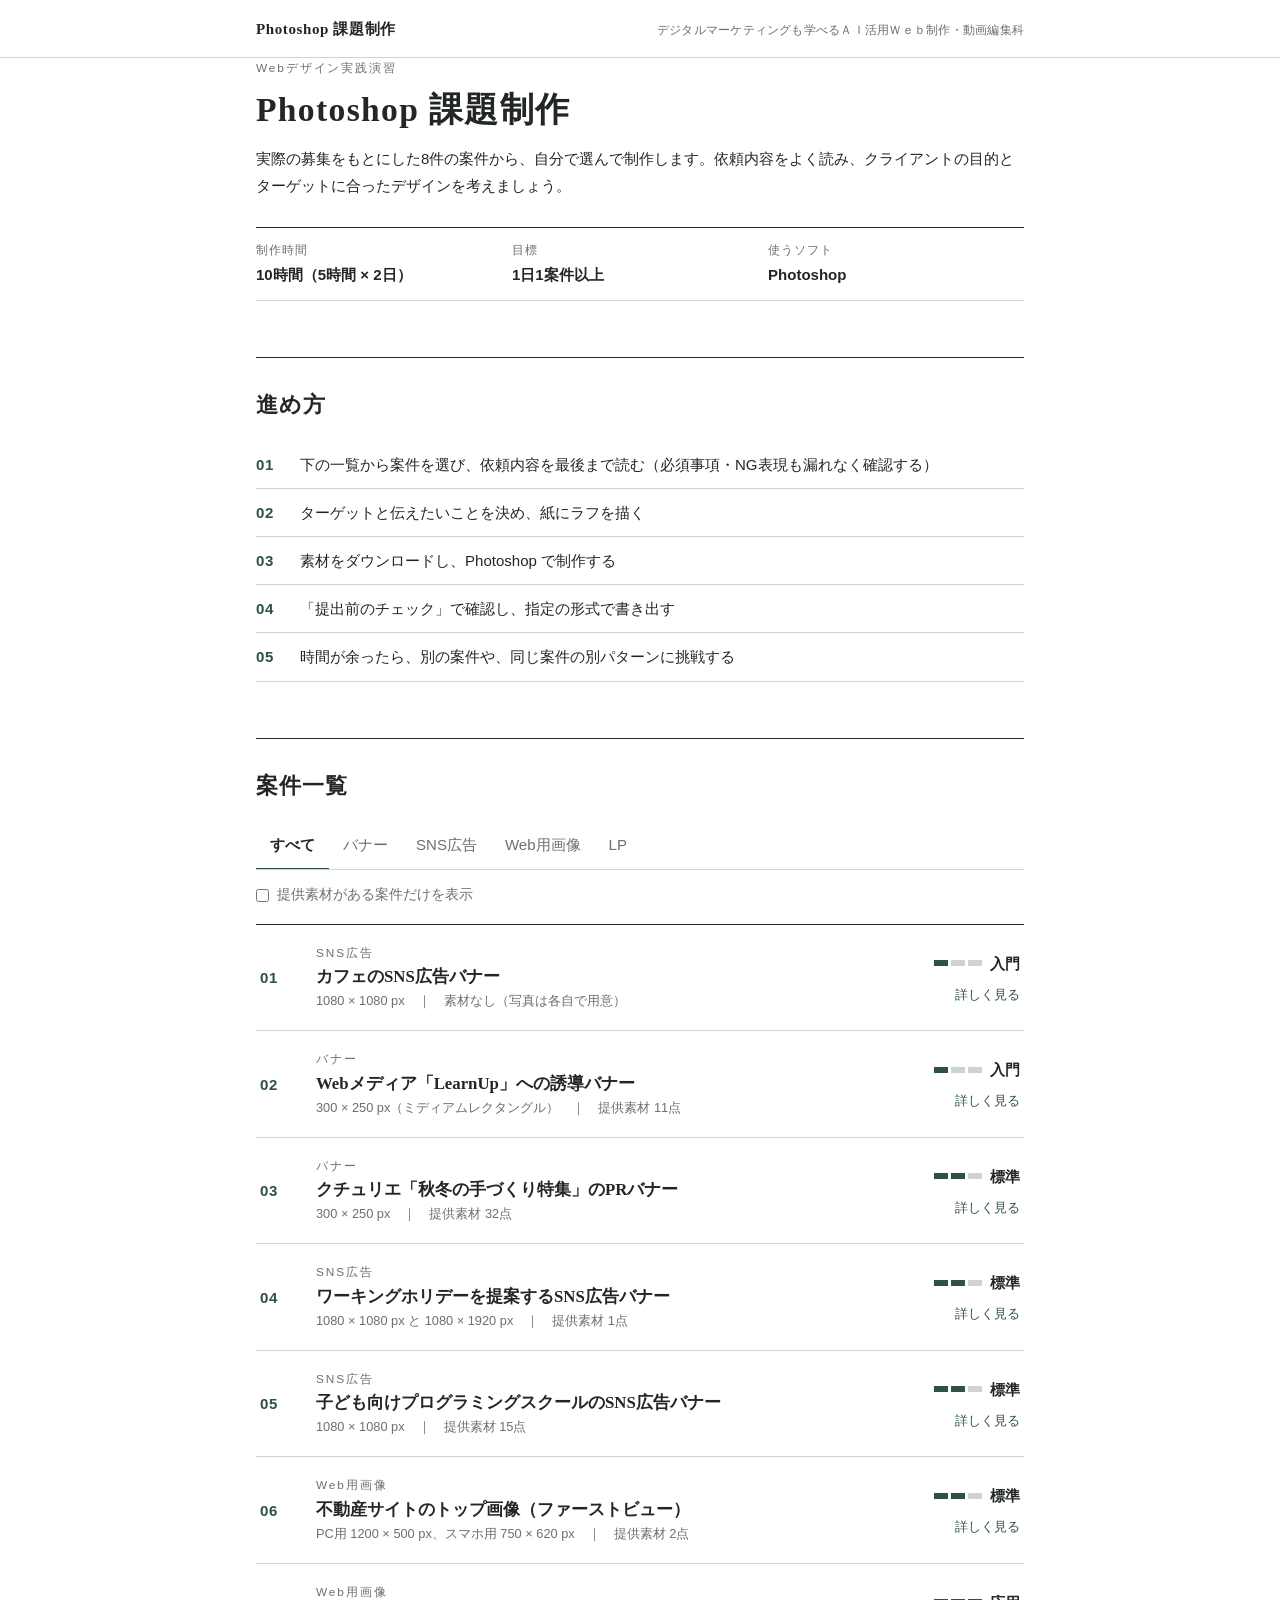
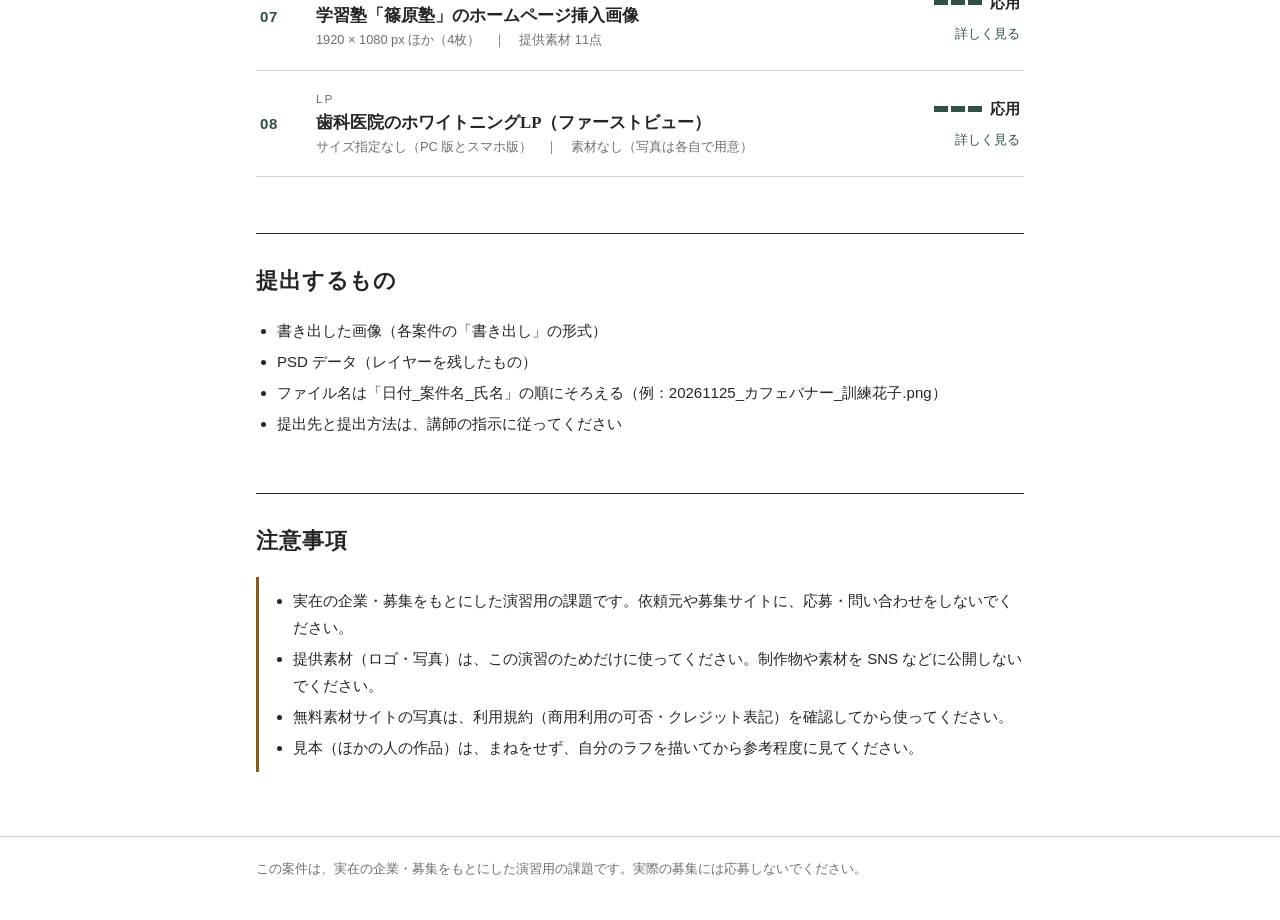
<file: index.html>
<!DOCTYPE html>
<html lang="ja">
<head>
<meta charset="UTF-8">
<meta name="viewport" content="width=device-width, initial-scale=1">
<meta name="description" content="Photoshop を使った課題制作の案件一覧（8件）">
<title>Photoshop 課題制作</title>
<link rel="stylesheet" href="assets/style.css">
</head>
<body>
<header class="site-header">
  <div class="wrap">
    <a class="site-title" href="index.html">Photoshop 課題制作</a>
    <span class="site-course">デジタルマーケティングも学べるＡＩ活用Ｗｅｂ制作・動画編集科</span>
  </div>
</header>
<main class="wrap">

<p class="label">Webデザイン実践演習</p>
<h1>Photoshop 課題制作</h1>
<p class="lead">実際の募集をもとにした8件の案件から、自分で選んで制作します。依頼内容をよく読み、クライアントの目的とターゲットに合ったデザインを考えましょう。</p>

<dl class="meta">
  <div><dt>制作時間</dt><dd>10時間（5時間 × 2日）</dd></div>
  <div><dt>目標</dt><dd>1日1案件以上</dd></div>
  <div><dt>使うソフト</dt><dd>Photoshop</dd></div>
</dl>

<section class="block">
  <h2>進め方</h2>
  <ol class="steps">
    <li>下の一覧から案件を選び、依頼内容を最後まで読む（必須事項・NG表現も漏れなく確認する）</li>
    <li>ターゲットと伝えたいことを決め、紙にラフを描く</li>
    <li>素材をダウンロードし、Photoshop で制作する</li>
    <li>「提出前のチェック」で確認し、指定の形式で書き出す</li>
    <li>時間が余ったら、別の案件や、同じ案件の別パターンに挑戦する</li>
  </ol>
</section>

<section class="block" id="list">
  <h2>案件一覧</h2>
  <div class="tabs" role="group" aria-label="制作物の種類で絞り込む"><button type="button" class="tab is-active" data-kind="all" aria-pressed="true">すべて</button><button type="button" class="tab" data-kind="バナー" aria-pressed="false">バナー</button><button type="button" class="tab" data-kind="SNS広告" aria-pressed="false">SNS広告</button><button type="button" class="tab" data-kind="Web用画像" aria-pressed="false">Web用画像</button><button type="button" class="tab" data-kind="LP" aria-pressed="false">LP</button></div>
  <label class="filter"><input type="checkbox" id="only-files"> 提供素材がある案件だけを表示</label>
  <ul class="cases"><li class="case" data-kind="SNS広告" data-has-files="0"><a href="cases/01_cafe.html"><span class="num">01</span><span class="body"><span class="kind">SNS広告</span><span class="ttl">カフェのSNS広告バナー</span><span class="sub">1080 × 1080 px　｜　素材なし（写真は各自で用意）</span></span><span class="side"><span class="level" aria-label="難易度 入門"><span class="bars"><i class="on"></i><i class=""></i><i class=""></i></span>入門</span><span class="more">詳しく見る</span></span></a></li><li class="case" data-kind="バナー" data-has-files="1"><a href="cases/02_learnup.html"><span class="num">02</span><span class="body"><span class="kind">バナー</span><span class="ttl">Webメディア「LearnUp」への誘導バナー</span><span class="sub">300 × 250 px（ミディアムレクタングル）　｜　提供素材 11点</span></span><span class="side"><span class="level" aria-label="難易度 入門"><span class="bars"><i class="on"></i><i class=""></i><i class=""></i></span>入門</span><span class="more">詳しく見る</span></span></a></li><li class="case" data-kind="バナー" data-has-files="1"><a href="cases/03_couturier.html"><span class="num">03</span><span class="body"><span class="kind">バナー</span><span class="ttl">クチュリエ「秋冬の手づくり特集」のPRバナー</span><span class="sub">300 × 250 px　｜　提供素材 32点</span></span><span class="side"><span class="level" aria-label="難易度 標準"><span class="bars"><i class="on"></i><i class="on"></i><i class=""></i></span>標準</span><span class="more">詳しく見る</span></span></a></li><li class="case" data-kind="SNS広告" data-has-files="1"><a href="cases/04_workingholiday.html"><span class="num">04</span><span class="body"><span class="kind">SNS広告</span><span class="ttl">ワーキングホリデーを提案するSNS広告バナー</span><span class="sub">1080 × 1080 px と 1080 × 1920 px　｜　提供素材 1点</span></span><span class="side"><span class="level" aria-label="難易度 標準"><span class="bars"><i class="on"></i><i class="on"></i><i class=""></i></span>標準</span><span class="more">詳しく見る</span></span></a></li><li class="case" data-kind="SNS広告" data-has-files="1"><a href="cases/05_programming.html"><span class="num">05</span><span class="body"><span class="kind">SNS広告</span><span class="ttl">子ども向けプログラミングスクールのSNS広告バナー</span><span class="sub">1080 × 1080 px　｜　提供素材 15点</span></span><span class="side"><span class="level" aria-label="難易度 標準"><span class="bars"><i class="on"></i><i class="on"></i><i class=""></i></span>標準</span><span class="more">詳しく見る</span></span></a></li><li class="case" data-kind="Web用画像" data-has-files="1"><a href="cases/06_realestate.html"><span class="num">06</span><span class="body"><span class="kind">Web用画像</span><span class="ttl">不動産サイトのトップ画像（ファーストビュー）</span><span class="sub">PC用 1200 × 500 px、スマホ用 750 × 620 px　｜　提供素材 2点</span></span><span class="side"><span class="level" aria-label="難易度 標準"><span class="bars"><i class="on"></i><i class="on"></i><i class=""></i></span>標準</span><span class="more">詳しく見る</span></span></a></li><li class="case" data-kind="Web用画像" data-has-files="1"><a href="cases/07_juku.html"><span class="num">07</span><span class="body"><span class="kind">Web用画像</span><span class="ttl">学習塾「篠原塾」のホームページ挿入画像</span><span class="sub">1920 × 1080 px ほか（4枚）　｜　提供素材 11点</span></span><span class="side"><span class="level" aria-label="難易度 応用"><span class="bars"><i class="on"></i><i class="on"></i><i class="on"></i></span>応用</span><span class="more">詳しく見る</span></span></a></li><li class="case" data-kind="LP" data-has-files="0"><a href="cases/08_dental.html"><span class="num">08</span><span class="body"><span class="kind">LP</span><span class="ttl">歯科医院のホワイトニングLP（ファーストビュー）</span><span class="sub">サイズ指定なし（PC 版とスマホ版）　｜　素材なし（写真は各自で用意）</span></span><span class="side"><span class="level" aria-label="難易度 応用"><span class="bars"><i class="on"></i><i class="on"></i><i class="on"></i></span>応用</span><span class="more">詳しく見る</span></span></a></li></ul>
  <p class="empty" hidden>条件に合う案件はありません。</p>
</section>

<section class="block">
  <h2>提出するもの</h2>
  <ul>
    <li>書き出した画像（各案件の「書き出し」の形式）</li>
    <li>PSD データ（レイヤーを残したもの）</li>
    <li>ファイル名は「日付_案件名_氏名」の順にそろえる（例：20261125_カフェバナー_訓練花子.png）</li>
    <li>提出先と提出方法は、講師の指示に従ってください</li>
  </ul>
</section>

<section class="block">
  <h2>注意事項</h2>
  <div class="notice">
    <ul>
      <li>実在の企業・募集をもとにした演習用の課題です。依頼元や募集サイトに、応募・問い合わせをしないでください。</li>
      <li>提供素材（ロゴ・写真）は、この演習のためだけに使ってください。制作物や素材を SNS などに公開しないでください。</li>
      <li>無料素材サイトの写真は、利用規約（商用利用の可否・クレジット表記）を確認してから使ってください。</li>
      <li>見本（ほかの人の作品）は、まねをせず、自分のラフを描いてから参考程度に見てください。</li>
    </ul>
  </div>
</section>

</main>
<footer class="site-footer">
  <div class="wrap">
    <p>この案件は、実在の企業・募集をもとにした演習用の課題です。実際の募集には応募しないでください。</p>
  </div>
</footer>
<script src="assets/app.js"></script>
</body>
</html>
</file>
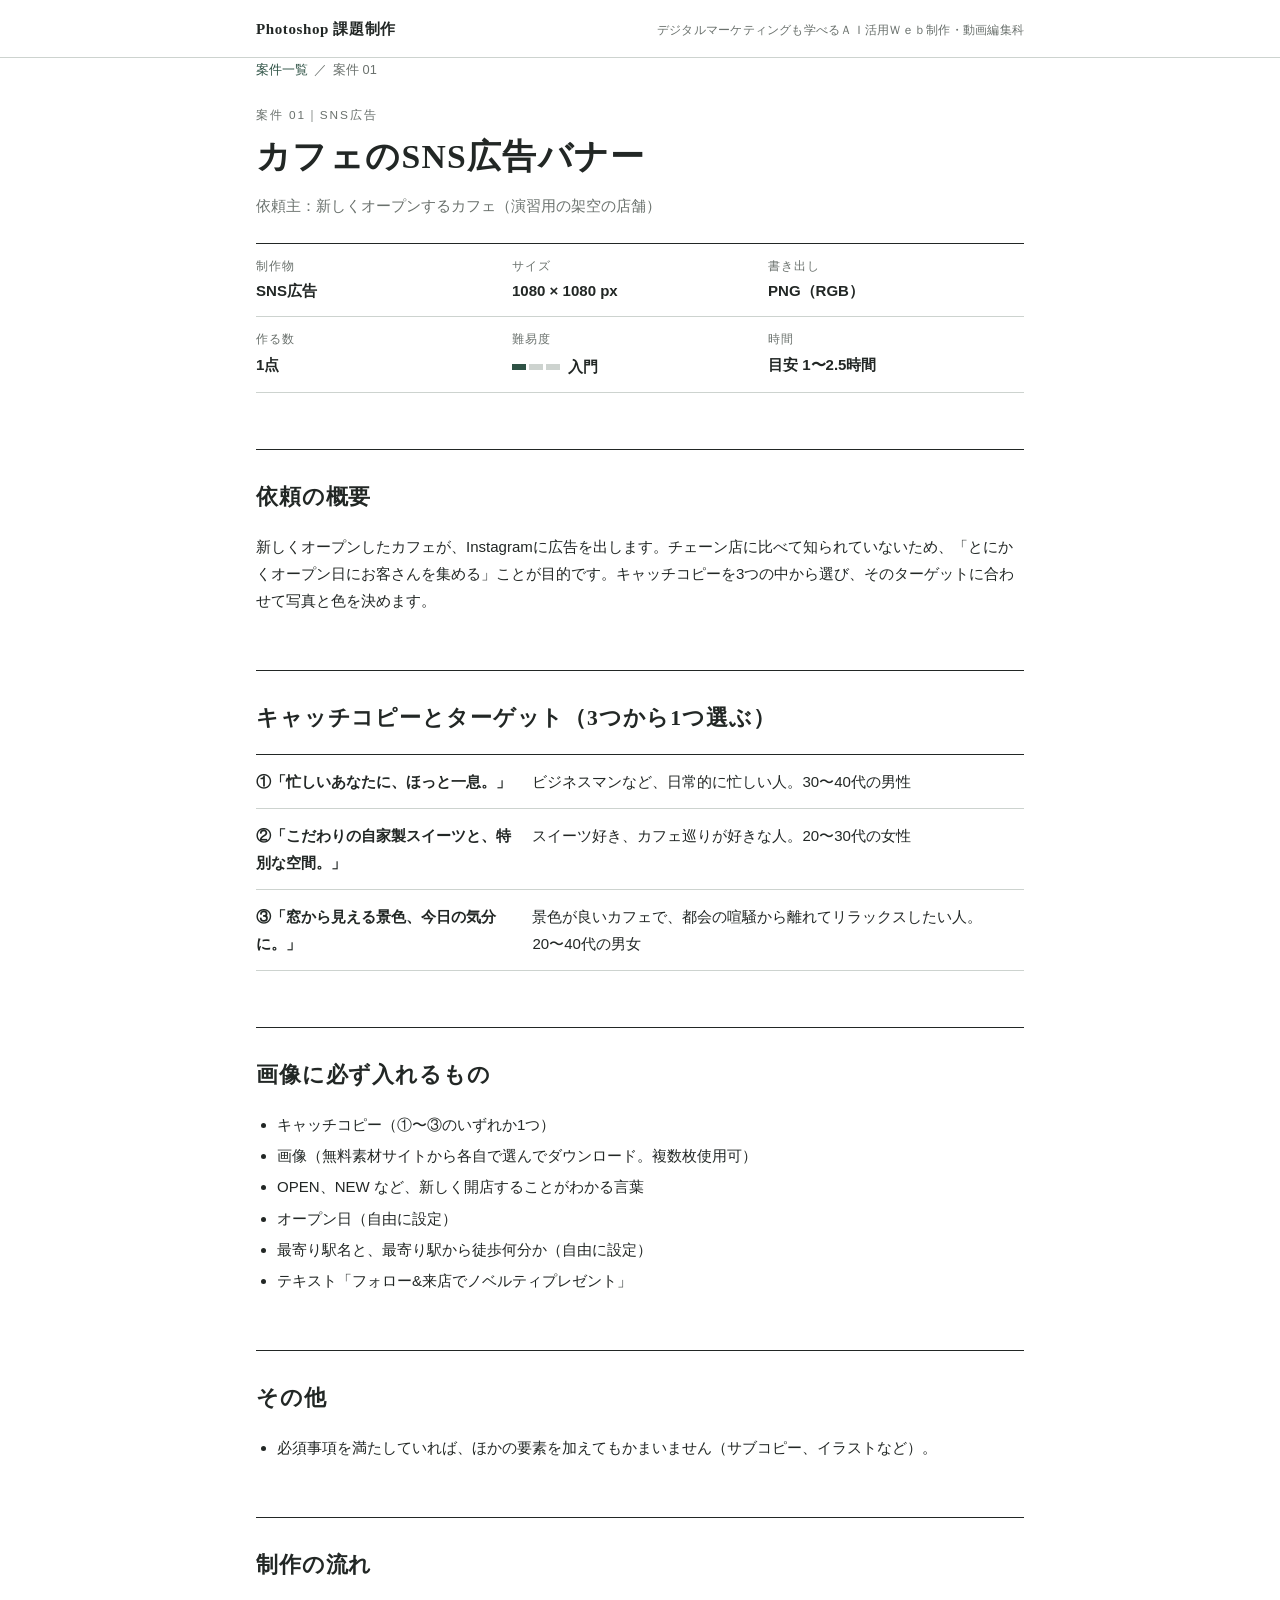
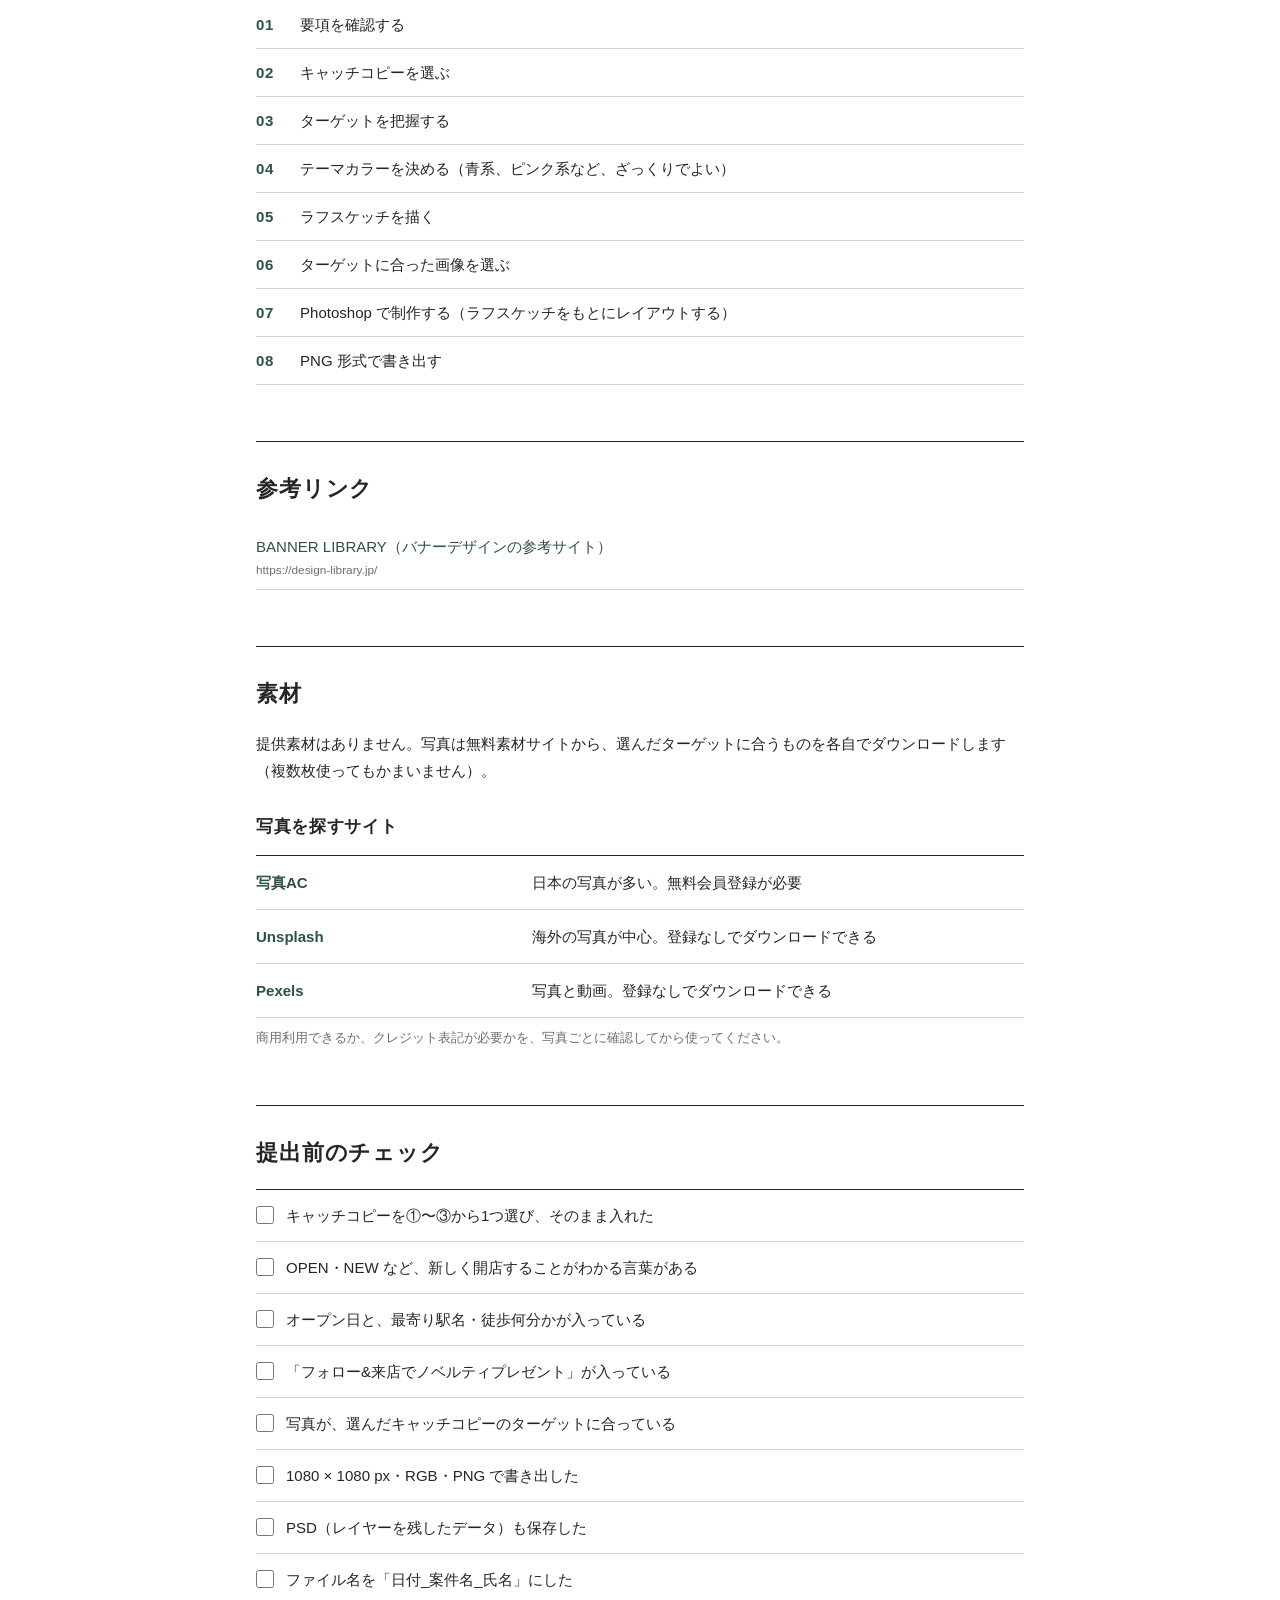
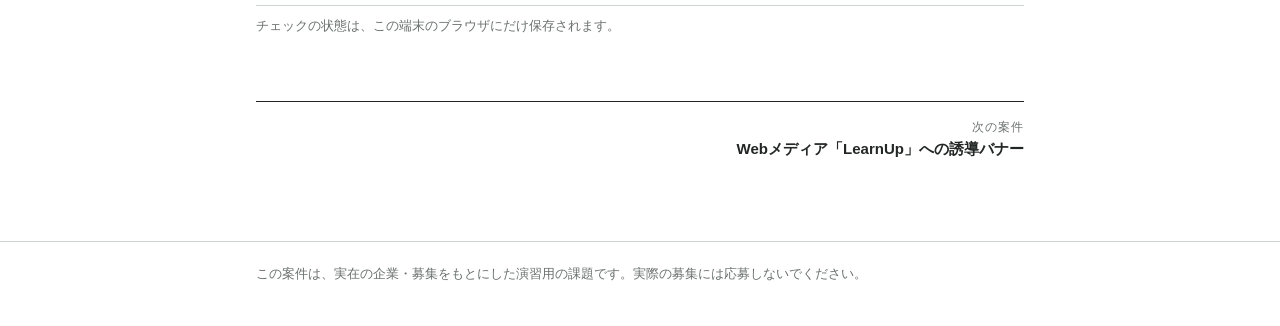
<file: cases/01_cafe.html>
<!DOCTYPE html>
<html lang="ja">
<head>
<meta charset="UTF-8">
<meta name="viewport" content="width=device-width, initial-scale=1">
<meta name="description" content="新しくオープンしたカフェが、Instagramに広告を出します。チェーン店に比べて知られていないため、「とにかくオープン日にお客さんを集める」ことが目的です。キャッチコピーを3つの中から選び、そのターゲットに合わせて写真と色を決めます。">
<title>カフェのSNS広告バナー｜Photoshop 課題制作</title>
<link rel="stylesheet" href="../assets/style.css">
</head>
<body>
<header class="site-header">
  <div class="wrap">
    <a class="site-title" href="../index.html">Photoshop 課題制作</a>
    <span class="site-course">デジタルマーケティングも学べるＡＩ活用Ｗｅｂ制作・動画編集科</span>
  </div>
</header>
<main class="wrap">
<nav class="crumb"><a href="../index.html">案件一覧</a><span>／</span>案件 01</nav>
<p class="label">案件 01｜SNS広告</p>
<h1>カフェのSNS広告バナー</h1>
<p class="client">依頼主：新しくオープンするカフェ（演習用の架空の店舗）</p>
<dl class="meta"><div><dt>制作物</dt><dd>SNS広告</dd></div><div><dt>サイズ</dt><dd>1080 × 1080 px</dd></div><div><dt>書き出し</dt><dd>PNG（RGB）</dd></div><div><dt>作る数</dt><dd>1点</dd></div><div><dt>難易度</dt><dd><span class="level" aria-label="難易度 入門"><span class="bars"><i class="on"></i><i class=""></i><i class=""></i></span>入門</span></dd></div><div><dt>時間</dt><dd>目安 1〜2.5時間</dd></div></dl>
<section class="block"><h2>依頼の概要</h2><p>新しくオープンしたカフェが、Instagramに広告を出します。チェーン店に比べて知られていないため、「とにかくオープン日にお客さんを集める」ことが目的です。キャッチコピーを3つの中から選び、そのターゲットに合わせて写真と色を決めます。</p></section>
<section class="block"><h2>キャッチコピーとターゲット（3つから1つ選ぶ）</h2><div class="table-wrap"><table class="def"><tr><th scope="row">①「忙しいあなたに、ほっと一息。」</th><td>ビジネスマンなど、日常的に忙しい人。30〜40代の男性</td></tr><tr><th scope="row">②「こだわりの自家製スイーツと、特別な空間。」</th><td>スイーツ好き、カフェ巡りが好きな人。20〜30代の女性</td></tr><tr><th scope="row">③「窓から見える景色、今日の気分に。」</th><td>景色が良いカフェで、都会の喧騒から離れてリラックスしたい人。20〜40代の男女</td></tr></table></div></section>
<section class="block"><h2>画像に必ず入れるもの</h2><ul><li>キャッチコピー（①〜③のいずれか1つ）</li><li>画像（無料素材サイトから各自で選んでダウンロード。複数枚使用可）</li><li>OPEN、NEW など、新しく開店することがわかる言葉</li><li>オープン日（自由に設定）</li><li>最寄り駅名と、最寄り駅から徒歩何分か（自由に設定）</li><li>テキスト「フォロー&amp;来店でノベルティプレゼント」</li></ul></section>
<section class="block"><h2>その他</h2><ul><li>必須事項を満たしていれば、ほかの要素を加えてもかまいません（サブコピー、イラストなど）。</li></ul></section>
<section class="block"><h2>制作の流れ</h2><ol class="steps"><li>要項を確認する</li><li>キャッチコピーを選ぶ</li><li>ターゲットを把握する</li><li>テーマカラーを決める（青系、ピンク系など、ざっくりでよい）</li><li>ラフスケッチを描く</li><li>ターゲットに合った画像を選ぶ</li><li>Photoshop で制作する（ラフスケッチをもとにレイアウトする）</li><li>PNG 形式で書き出す</li></ol></section>
<section class="block"><h2>参考リンク</h2><ul class="links"><li><a href="https://design-library.jp/" target="_blank" rel="noopener">BANNER LIBRARY（バナーデザインの参考サイト）</a><span class="url">https://design-library.jp/</span></li></ul></section>
<section class="block" id="files"><h2>素材</h2><p>提供素材はありません。写真は無料素材サイトから、選んだターゲットに合うものを各自でダウンロードします（複数枚使ってもかまいません）。</p><h3>写真を探すサイト</h3><div class="table-wrap"><table class="def"><tr><th scope="row"><a href="https://www.photo-ac.com/" target="_blank" rel="noopener">写真AC</a></th><td>日本の写真が多い。無料会員登録が必要</td></tr><tr><th scope="row"><a href="https://unsplash.com/ja" target="_blank" rel="noopener">Unsplash</a></th><td>海外の写真が中心。登録なしでダウンロードできる</td></tr><tr><th scope="row"><a href="https://www.pexels.com/ja-jp/" target="_blank" rel="noopener">Pexels</a></th><td>写真と動画。登録なしでダウンロードできる</td></tr></table></div><p class="small">商用利用できるか、クレジット表記が必要かを、写真ごとに確認してから使ってください。</p></section>
<section class="block"><h2>提出前のチェック</h2><ul class="checklist" data-case="01_cafe"><li><label><input type="checkbox" data-key="01_cafe-0"><span>キャッチコピーを①〜③から1つ選び、そのまま入れた</span></label></li><li><label><input type="checkbox" data-key="01_cafe-1"><span>OPEN・NEW など、新しく開店することがわかる言葉がある</span></label></li><li><label><input type="checkbox" data-key="01_cafe-2"><span>オープン日と、最寄り駅名・徒歩何分かが入っている</span></label></li><li><label><input type="checkbox" data-key="01_cafe-3"><span>「フォロー&amp;来店でノベルティプレゼント」が入っている</span></label></li><li><label><input type="checkbox" data-key="01_cafe-4"><span>写真が、選んだキャッチコピーのターゲットに合っている</span></label></li><li><label><input type="checkbox" data-key="01_cafe-5"><span>1080 × 1080 px・RGB・PNG で書き出した</span></label></li><li><label><input type="checkbox" data-key="01_cafe-psd"><span>PSD（レイヤーを残したデータ）も保存した</span></label></li><li><label><input type="checkbox" data-key="01_cafe-name"><span>ファイル名を「日付_案件名_氏名」にした</span></label></li></ul><p class="small">チェックの状態は、この端末のブラウザにだけ保存されます。</p></section>
<nav class="pager"><span></span><a class="next" href="02_learnup.html"><span>次の案件</span>Webメディア「LearnUp」への誘導バナー</a></nav>
</main>
<footer class="site-footer">
  <div class="wrap">
    <p>この案件は、実在の企業・募集をもとにした演習用の課題です。実際の募集には応募しないでください。</p>
  </div>
</footer>
<script src="../assets/app.js"></script>
</body>
</html>
</file>
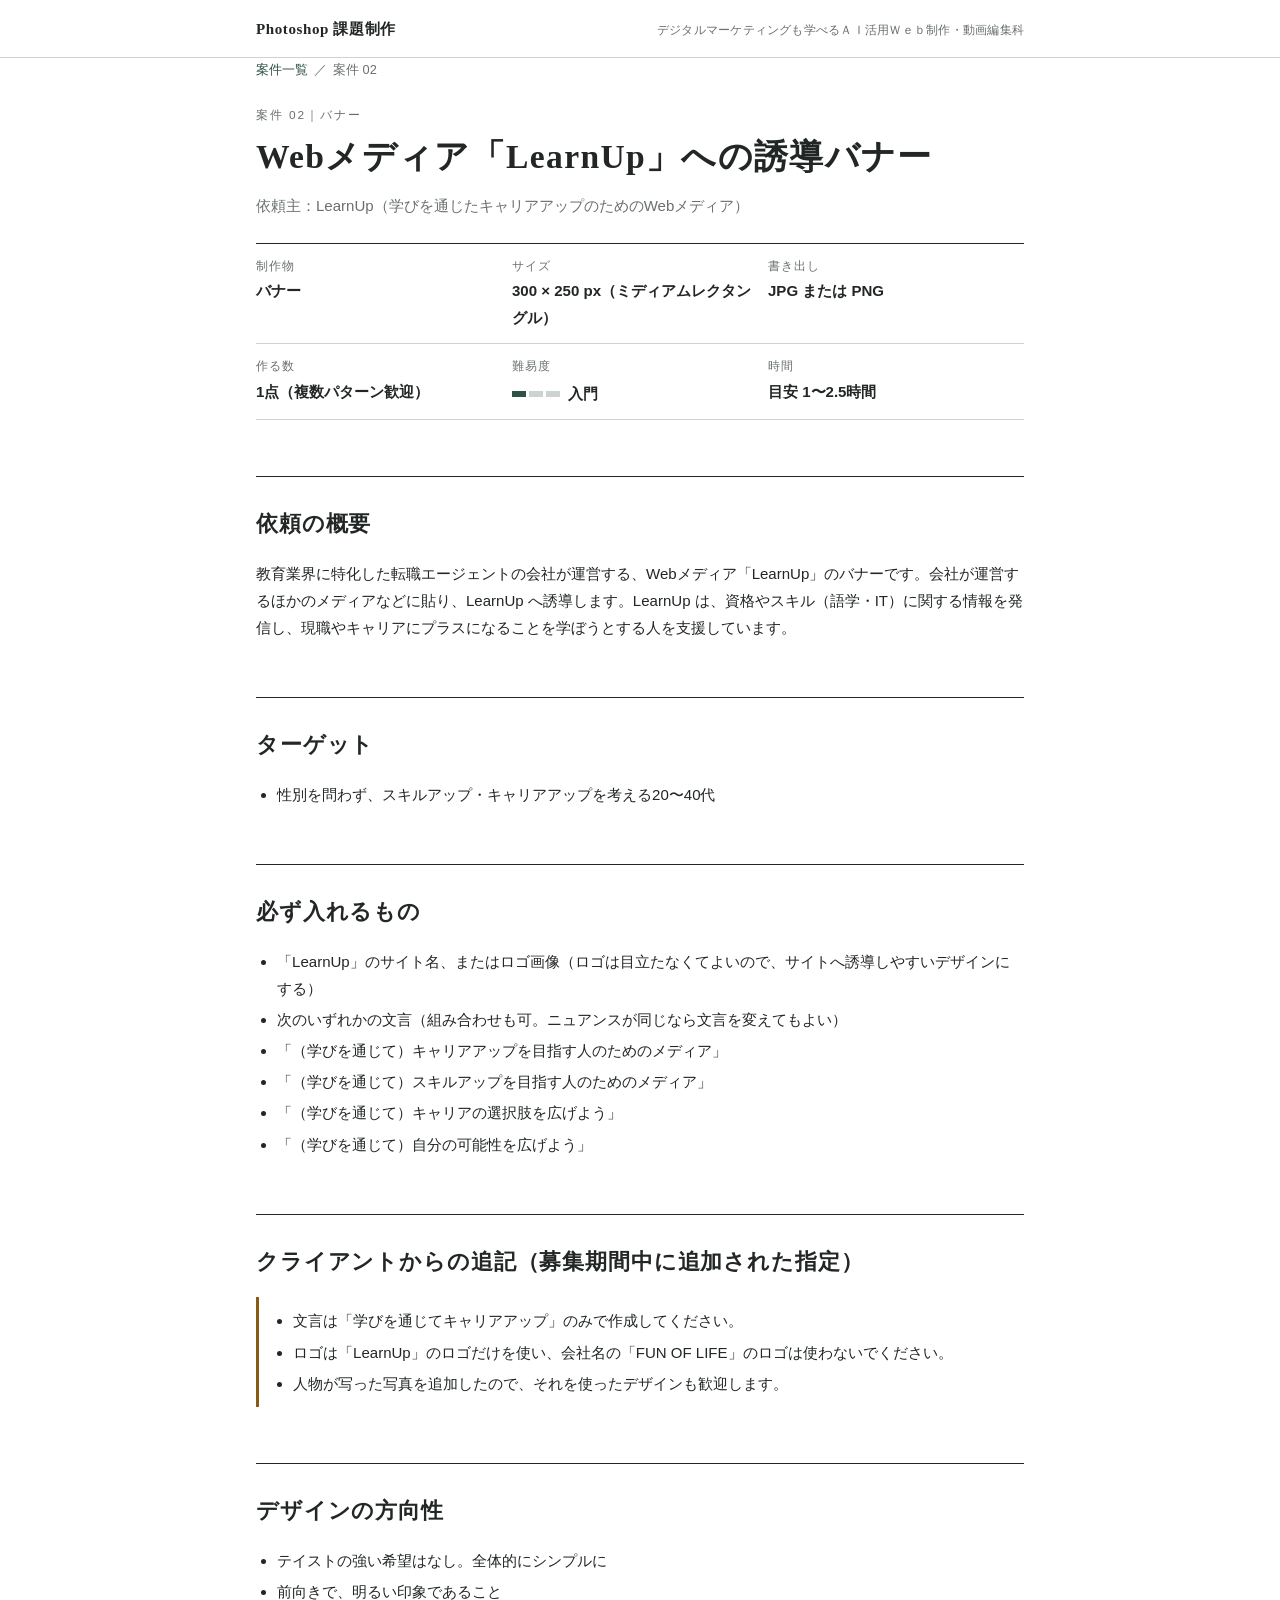
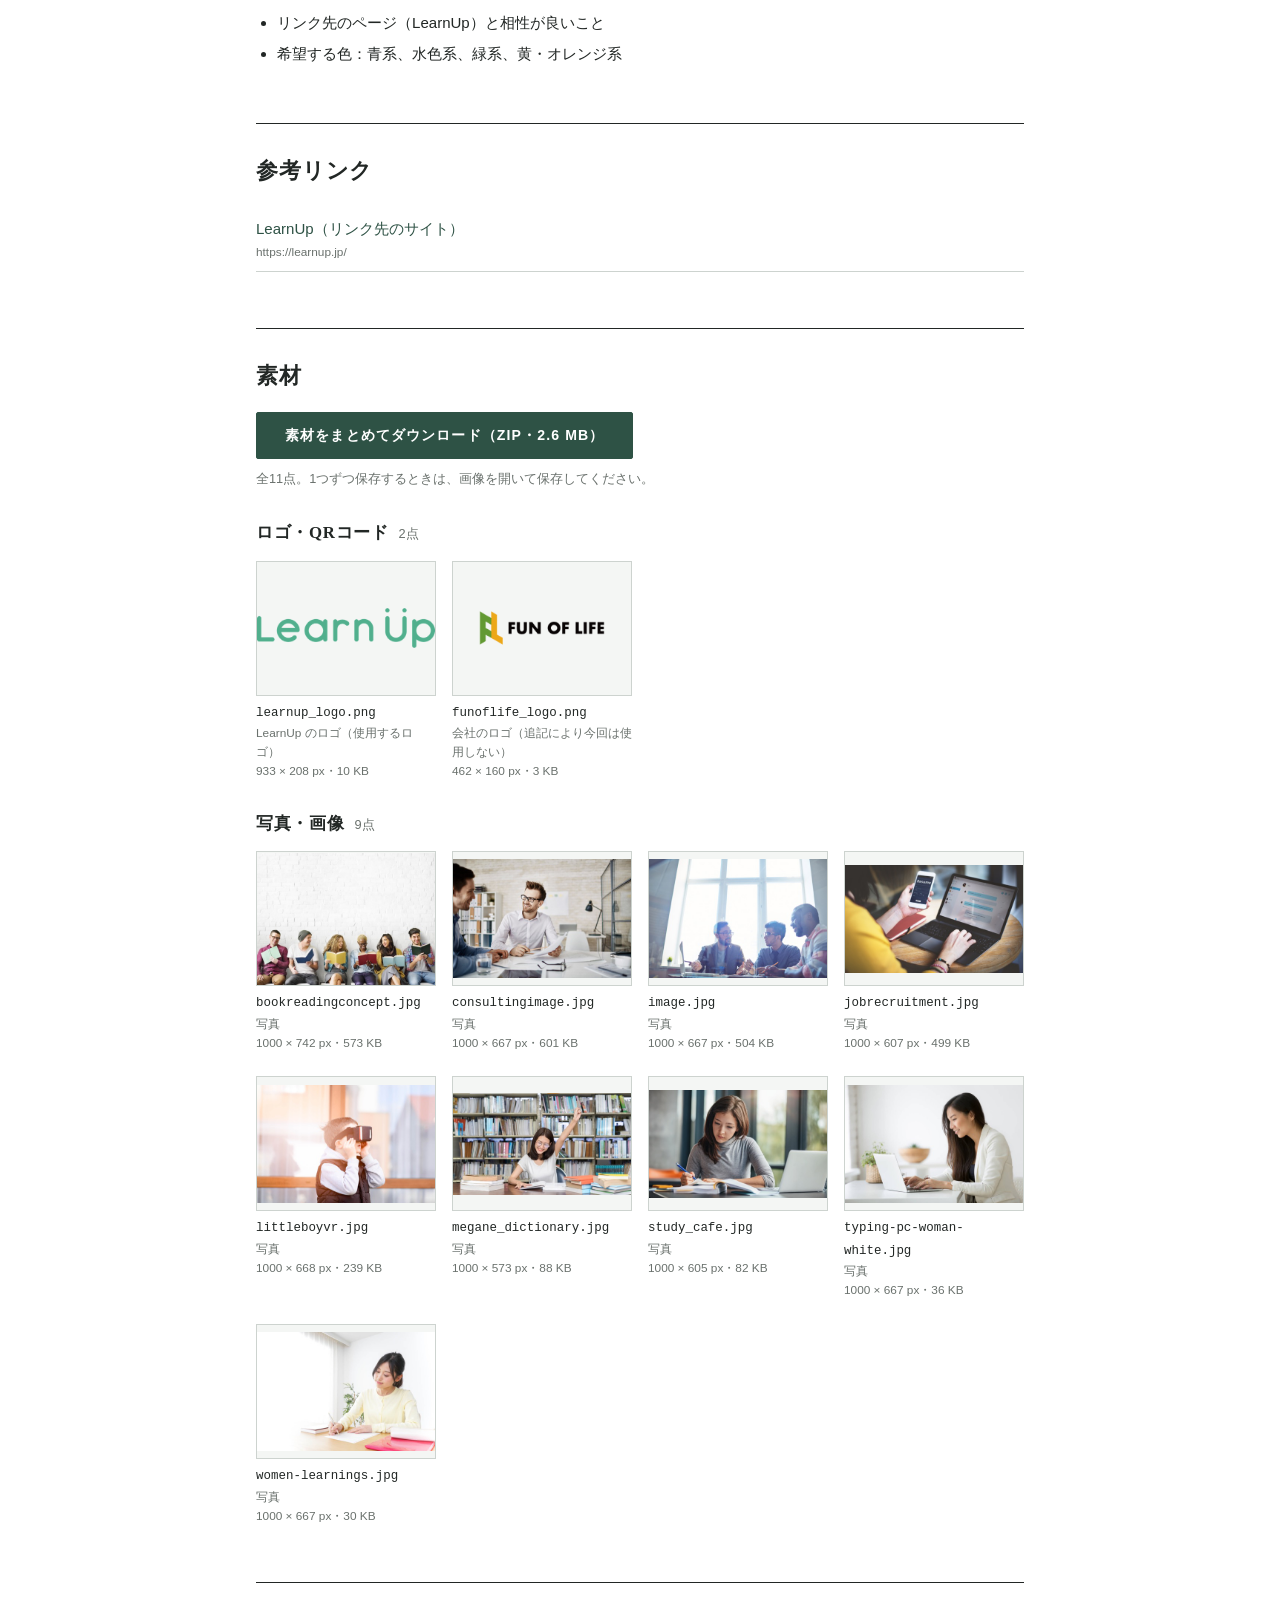
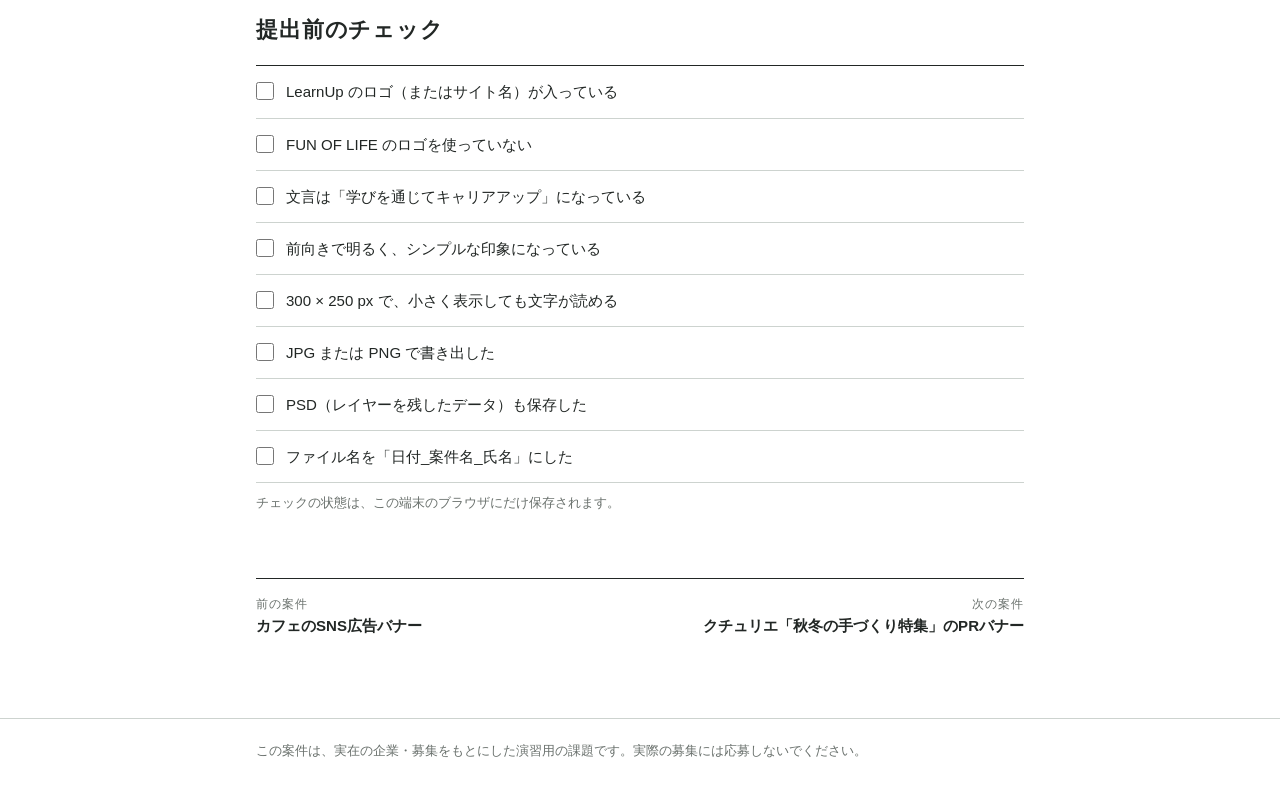
<file: cases/02_learnup.html>
<!DOCTYPE html>
<html lang="ja">
<head>
<meta charset="UTF-8">
<meta name="viewport" content="width=device-width, initial-scale=1">
<meta name="description" content="教育業界に特化した転職エージェントの会社が運営する、Webメディア「LearnUp」のバナーです。会社が運営するほかのメディアなどに貼り、LearnUp へ誘導します。LearnUp は、資格やスキル（語学・IT）に関する情報を発信し、現職">
<title>Webメディア「LearnUp」への誘導バナー｜Photoshop 課題制作</title>
<link rel="stylesheet" href="../assets/style.css">
</head>
<body>
<header class="site-header">
  <div class="wrap">
    <a class="site-title" href="../index.html">Photoshop 課題制作</a>
    <span class="site-course">デジタルマーケティングも学べるＡＩ活用Ｗｅｂ制作・動画編集科</span>
  </div>
</header>
<main class="wrap">
<nav class="crumb"><a href="../index.html">案件一覧</a><span>／</span>案件 02</nav>
<p class="label">案件 02｜バナー</p>
<h1>Webメディア「LearnUp」への誘導バナー</h1>
<p class="client">依頼主：LearnUp（学びを通じたキャリアアップのためのWebメディア）</p>
<dl class="meta"><div><dt>制作物</dt><dd>バナー</dd></div><div><dt>サイズ</dt><dd>300 × 250 px（ミディアムレクタングル）</dd></div><div><dt>書き出し</dt><dd>JPG または PNG</dd></div><div><dt>作る数</dt><dd>1点（複数パターン歓迎）</dd></div><div><dt>難易度</dt><dd><span class="level" aria-label="難易度 入門"><span class="bars"><i class="on"></i><i class=""></i><i class=""></i></span>入門</span></dd></div><div><dt>時間</dt><dd>目安 1〜2.5時間</dd></div></dl>
<section class="block"><h2>依頼の概要</h2><p>教育業界に特化した転職エージェントの会社が運営する、Webメディア「LearnUp」のバナーです。会社が運営するほかのメディアなどに貼り、LearnUp へ誘導します。LearnUp は、資格やスキル（語学・IT）に関する情報を発信し、現職やキャリアにプラスになることを学ぼうとする人を支援しています。</p></section>
<section class="block"><h2>ターゲット</h2><ul><li>性別を問わず、スキルアップ・キャリアアップを考える20〜40代</li></ul></section>
<section class="block"><h2>必ず入れるもの</h2><ul><li>「LearnUp」のサイト名、またはロゴ画像（ロゴは目立たなくてよいので、サイトへ誘導しやすいデザインにする）</li><li>次のいずれかの文言（組み合わせも可。ニュアンスが同じなら文言を変えてもよい）</li><li>「（学びを通じて）キャリアアップを目指す人のためのメディア」</li><li>「（学びを通じて）スキルアップを目指す人のためのメディア」</li><li>「（学びを通じて）キャリアの選択肢を広げよう」</li><li>「（学びを通じて）自分の可能性を広げよう」</li></ul></section>
<section class="block"><h2>クライアントからの追記（募集期間中に追加された指定）</h2><div class="notice"><ul><li>文言は「学びを通じてキャリアアップ」のみで作成してください。</li><li>ロゴは「LearnUp」のロゴだけを使い、会社名の「FUN OF LIFE」のロゴは使わないでください。</li><li>人物が写った写真を追加したので、それを使ったデザインも歓迎します。</li></ul></div></section>
<section class="block"><h2>デザインの方向性</h2><ul><li>テイストの強い希望はなし。全体的にシンプルに</li><li>前向きで、明るい印象であること</li><li>リンク先のページ（LearnUp）と相性が良いこと</li><li>希望する色：青系、水色系、緑系、黄・オレンジ系</li></ul></section>
<section class="block"><h2>参考リンク</h2><ul class="links"><li><a href="https://www.figma.com/proto/7KhDZyjfsb8kNLFVhSZeFp/Learn-Up?node-id=1-2&p=f&t=V5uRWerBudXhssLm-1&scaling=contain&content-scaling=fixed&page-id=0%3A1" target="_blank" rel="noopener">LearnUp（リンク先のサイト）</a><span class="url">https://learnup.jp/</span></li></ul></section>
<section class="block" id="files"><h2>素材</h2><div class="zip"><a class="btn" href="../files/02_learnup.zip" download>素材をまとめてダウンロード（ZIP・2.6 MB）</a><span class="small">全11点。1つずつ保存するときは、画像を開いて保存してください。</span></div><h3>ロゴ・QRコード<span class="count">2点</span></h3><ul class="gallery"><li><a href="../files/02_learnup/learnup_logo.png" target="_blank" rel="noopener"><span class="thumb"><img src="../thumbs/02_learnup/learnup_logo.png" alt="LearnUp のロゴ（使用するロゴ）" loading="lazy"></span></a><span class="fname">learnup_logo.png</span><span class="fmeta">LearnUp のロゴ（使用するロゴ）<br>933 × 208 px・10 KB</span></li><li><a href="../files/02_learnup/funoflife_logo.png" target="_blank" rel="noopener"><span class="thumb"><img src="../thumbs/02_learnup/funoflife_logo.png" alt="会社のロゴ（追記により今回は使用しない）" loading="lazy"></span></a><span class="fname">funoflife_logo.png</span><span class="fmeta">会社のロゴ（追記により今回は使用しない）<br>462 × 160 px・3 KB</span></li></ul><h3>写真・画像<span class="count">9点</span></h3><ul class="gallery"><li><a href="../files/02_learnup/bookreadingconcept.jpg" target="_blank" rel="noopener"><span class="thumb"><img src="../thumbs/02_learnup/bookreadingconcept.jpg" alt="写真" loading="lazy"></span></a><span class="fname">bookreadingconcept.jpg</span><span class="fmeta">写真<br>1000 × 742 px・573 KB</span></li><li><a href="../files/02_learnup/consultingimage.jpg" target="_blank" rel="noopener"><span class="thumb"><img src="../thumbs/02_learnup/consultingimage.jpg" alt="写真" loading="lazy"></span></a><span class="fname">consultingimage.jpg</span><span class="fmeta">写真<br>1000 × 667 px・601 KB</span></li><li><a href="../files/02_learnup/image.jpg" target="_blank" rel="noopener"><span class="thumb"><img src="../thumbs/02_learnup/image.jpg" alt="写真" loading="lazy"></span></a><span class="fname">image.jpg</span><span class="fmeta">写真<br>1000 × 667 px・504 KB</span></li><li><a href="../files/02_learnup/jobrecruitment.jpg" target="_blank" rel="noopener"><span class="thumb"><img src="../thumbs/02_learnup/jobrecruitment.jpg" alt="写真" loading="lazy"></span></a><span class="fname">jobrecruitment.jpg</span><span class="fmeta">写真<br>1000 × 607 px・499 KB</span></li><li><a href="../files/02_learnup/littleboyvr.jpg" target="_blank" rel="noopener"><span class="thumb"><img src="../thumbs/02_learnup/littleboyvr.jpg" alt="写真" loading="lazy"></span></a><span class="fname">littleboyvr.jpg</span><span class="fmeta">写真<br>1000 × 668 px・239 KB</span></li><li><a href="../files/02_learnup/megane_dictionary.jpg" target="_blank" rel="noopener"><span class="thumb"><img src="../thumbs/02_learnup/megane_dictionary.jpg" alt="写真" loading="lazy"></span></a><span class="fname">megane_dictionary.jpg</span><span class="fmeta">写真<br>1000 × 573 px・88 KB</span></li><li><a href="../files/02_learnup/study_cafe.jpg" target="_blank" rel="noopener"><span class="thumb"><img src="../thumbs/02_learnup/study_cafe.jpg" alt="写真" loading="lazy"></span></a><span class="fname">study_cafe.jpg</span><span class="fmeta">写真<br>1000 × 605 px・82 KB</span></li><li><a href="../files/02_learnup/typing-pc-woman-white.jpg" target="_blank" rel="noopener"><span class="thumb"><img src="../thumbs/02_learnup/typing-pc-woman-white.jpg" alt="写真" loading="lazy"></span></a><span class="fname">typing-pc-woman-white.jpg</span><span class="fmeta">写真<br>1000 × 667 px・36 KB</span></li><li><a href="../files/02_learnup/women-learnings.jpg" target="_blank" rel="noopener"><span class="thumb"><img src="../thumbs/02_learnup/women-learnings.jpg" alt="写真" loading="lazy"></span></a><span class="fname">women-learnings.jpg</span><span class="fmeta">写真<br>1000 × 667 px・30 KB</span></li></ul></section>
<section class="block"><h2>提出前のチェック</h2><ul class="checklist" data-case="02_learnup"><li><label><input type="checkbox" data-key="02_learnup-0"><span>LearnUp のロゴ（またはサイト名）が入っている</span></label></li><li><label><input type="checkbox" data-key="02_learnup-1"><span>FUN OF LIFE のロゴを使っていない</span></label></li><li><label><input type="checkbox" data-key="02_learnup-2"><span>文言は「学びを通じてキャリアアップ」になっている</span></label></li><li><label><input type="checkbox" data-key="02_learnup-3"><span>前向きで明るく、シンプルな印象になっている</span></label></li><li><label><input type="checkbox" data-key="02_learnup-4"><span>300 × 250 px で、小さく表示しても文字が読める</span></label></li><li><label><input type="checkbox" data-key="02_learnup-5"><span>JPG または PNG で書き出した</span></label></li><li><label><input type="checkbox" data-key="02_learnup-psd"><span>PSD（レイヤーを残したデータ）も保存した</span></label></li><li><label><input type="checkbox" data-key="02_learnup-name"><span>ファイル名を「日付_案件名_氏名」にした</span></label></li></ul><p class="small">チェックの状態は、この端末のブラウザにだけ保存されます。</p></section>
<nav class="pager"><a href="01_cafe.html"><span>前の案件</span>カフェのSNS広告バナー</a><a class="next" href="03_couturier.html"><span>次の案件</span>クチュリエ「秋冬の手づくり特集」のPRバナー</a></nav>
</main>
<footer class="site-footer">
  <div class="wrap">
    <p>この案件は、実在の企業・募集をもとにした演習用の課題です。実際の募集には応募しないでください。</p>
  </div>
</footer>
<script src="../assets/app.js"></script>
</body>
</html>
</file>
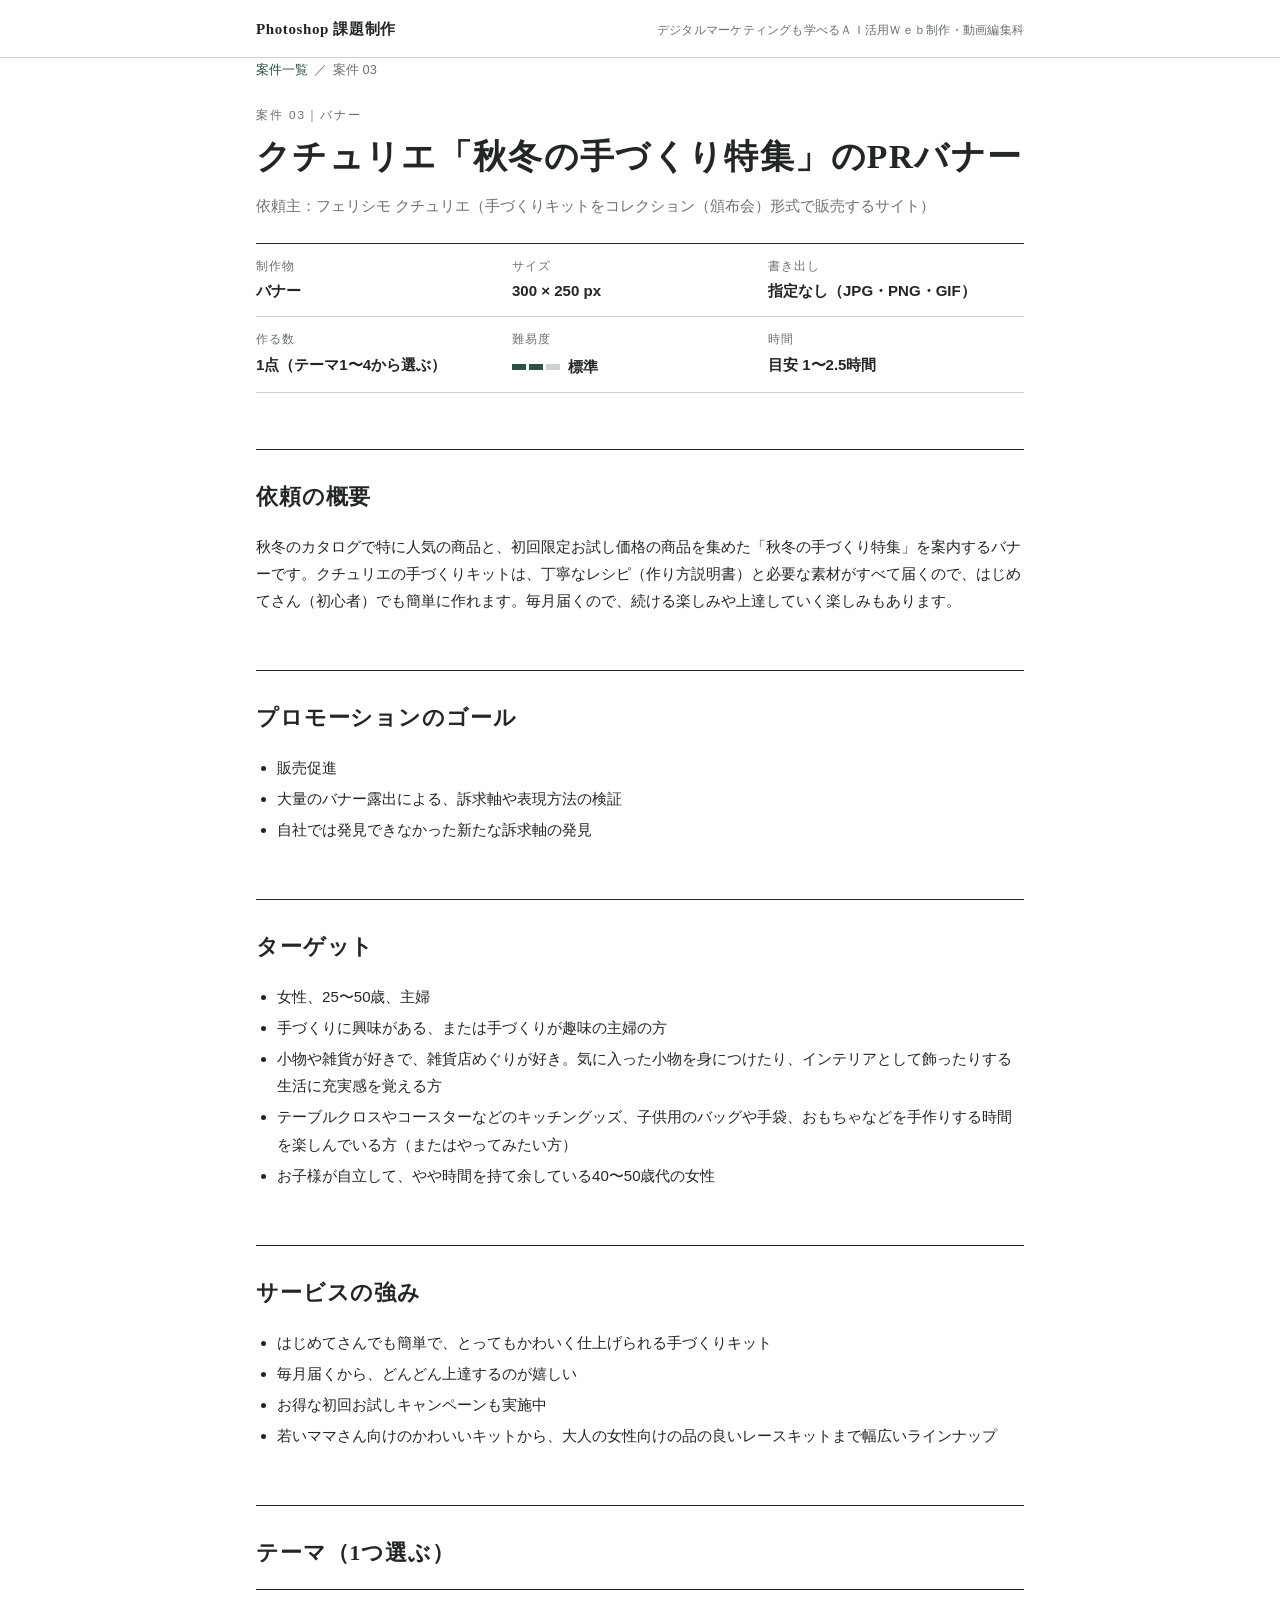
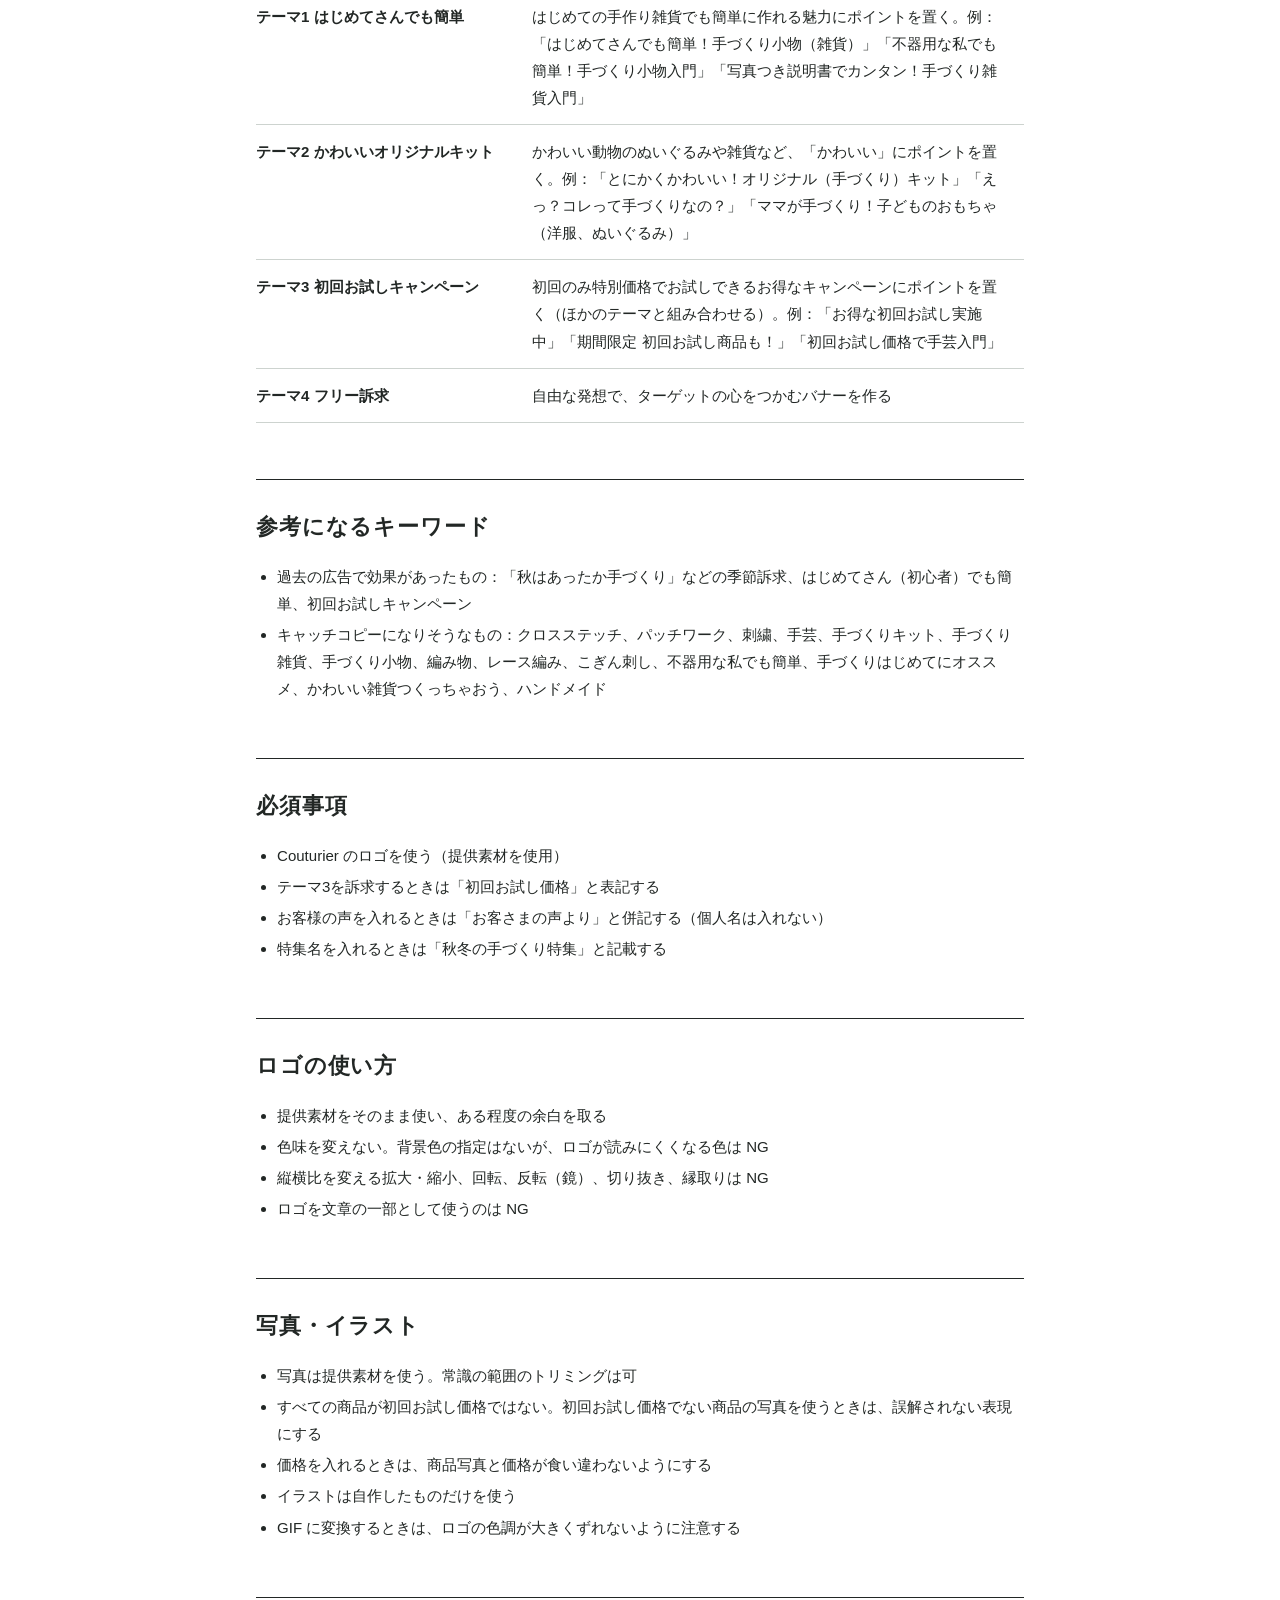
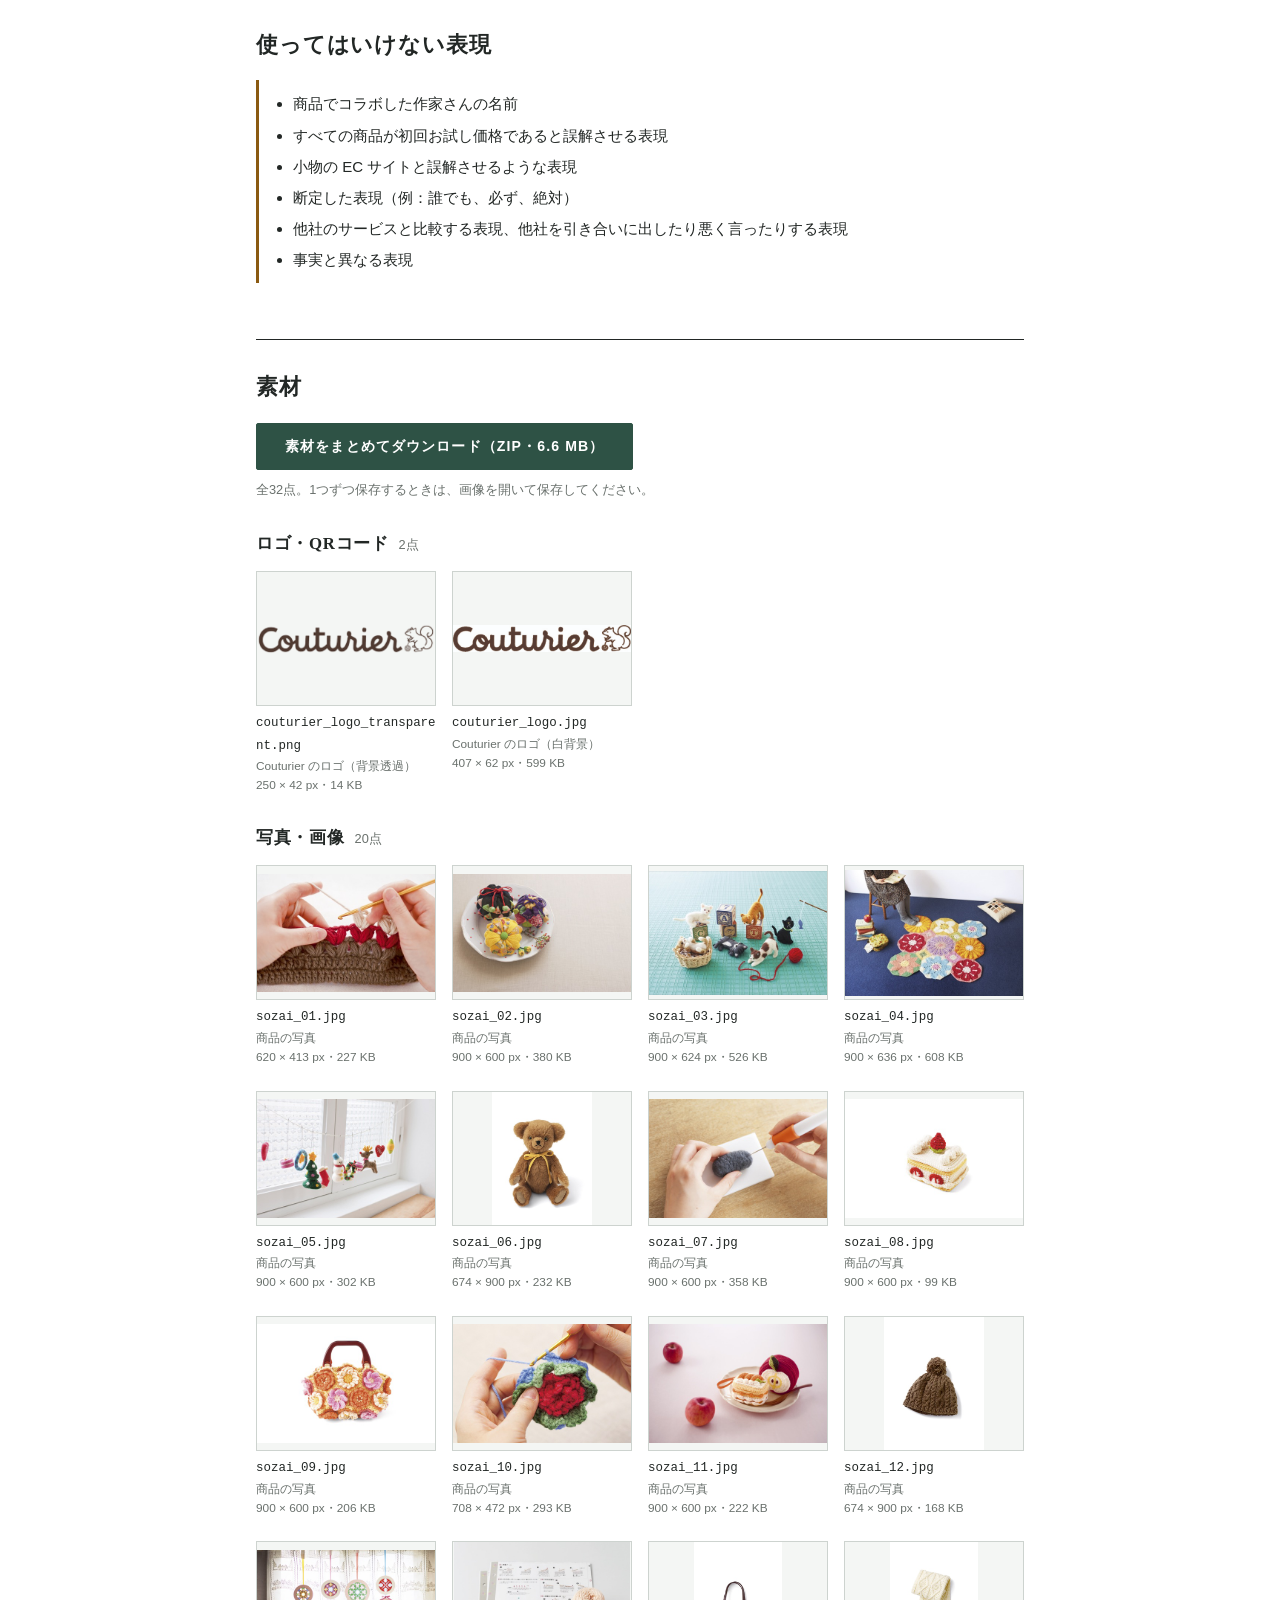
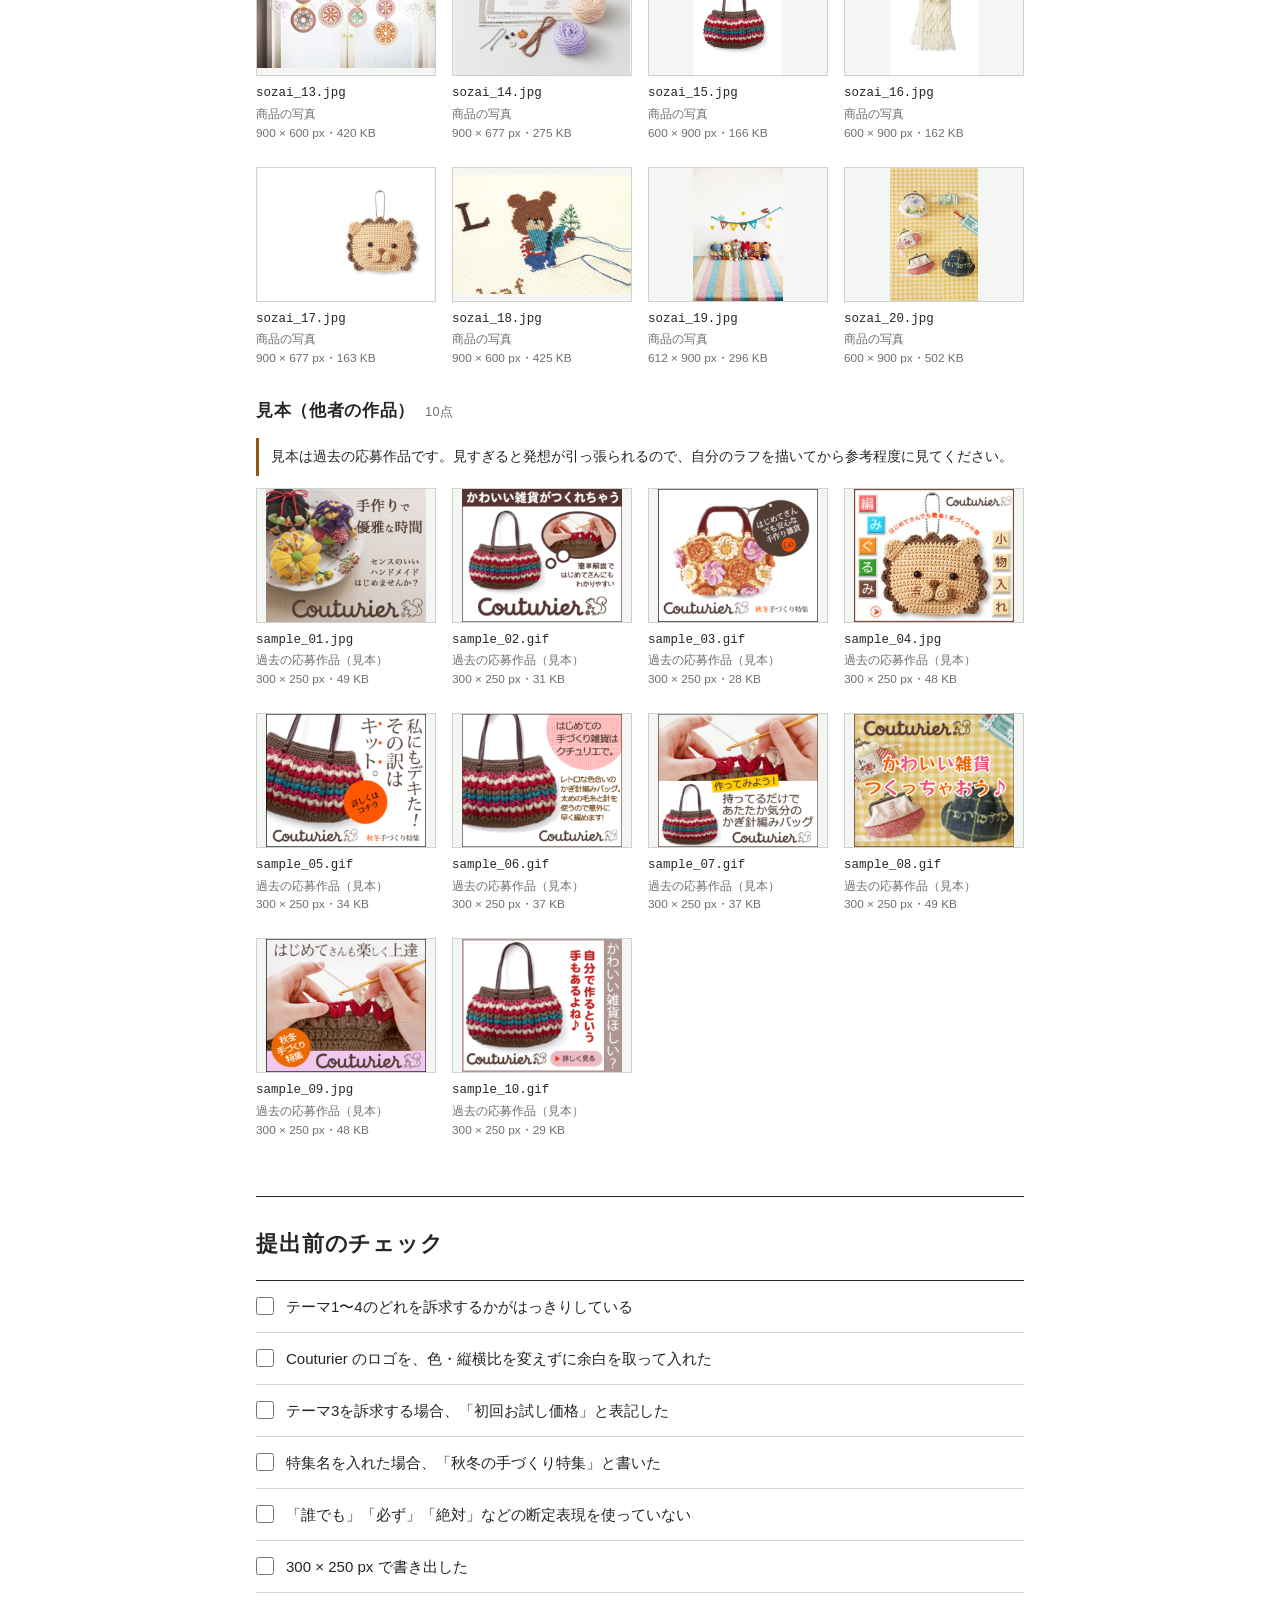
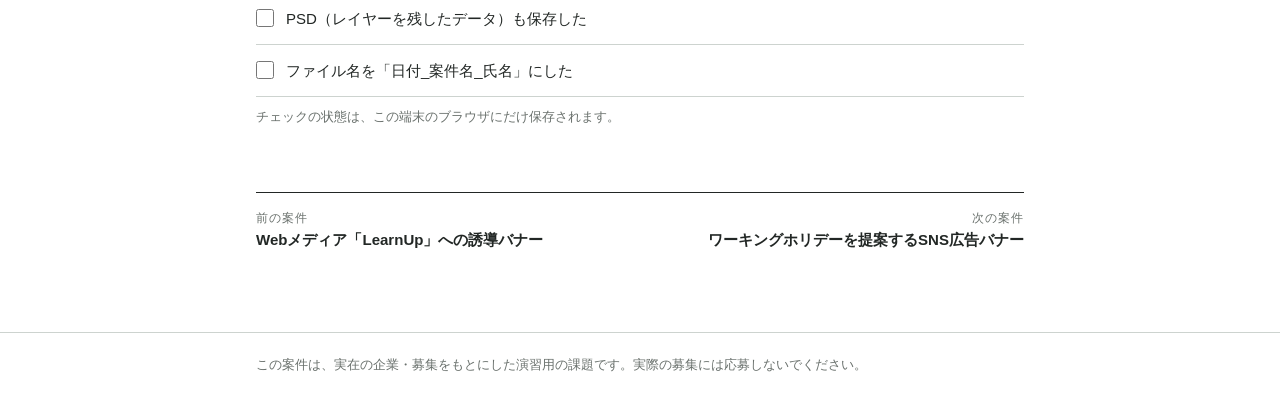
<file: cases/03_couturier.html>
<!DOCTYPE html>
<html lang="ja">
<head>
<meta charset="UTF-8">
<meta name="viewport" content="width=device-width, initial-scale=1">
<meta name="description" content="秋冬のカタログで特に人気の商品と、初回限定お試し価格の商品を集めた「秋冬の手づくり特集」を案内するバナーです。クチュリエの手づくりキットは、丁寧なレシピ（作り方説明書）と必要な素材がすべて届くので、はじめてさん（初心者）でも簡単に作れます。">
<title>クチュリエ「秋冬の手づくり特集」のPRバナー｜Photoshop 課題制作</title>
<link rel="stylesheet" href="../assets/style.css">
</head>
<body>
<header class="site-header">
  <div class="wrap">
    <a class="site-title" href="../index.html">Photoshop 課題制作</a>
    <span class="site-course">デジタルマーケティングも学べるＡＩ活用Ｗｅｂ制作・動画編集科</span>
  </div>
</header>
<main class="wrap">
<nav class="crumb"><a href="../index.html">案件一覧</a><span>／</span>案件 03</nav>
<p class="label">案件 03｜バナー</p>
<h1>クチュリエ「秋冬の手づくり特集」のPRバナー</h1>
<p class="client">依頼主：フェリシモ クチュリエ（手づくりキットをコレクション（頒布会）形式で販売するサイト）</p>
<dl class="meta"><div><dt>制作物</dt><dd>バナー</dd></div><div><dt>サイズ</dt><dd>300 × 250 px</dd></div><div><dt>書き出し</dt><dd>指定なし（JPG・PNG・GIF）</dd></div><div><dt>作る数</dt><dd>1点（テーマ1〜4から選ぶ）</dd></div><div><dt>難易度</dt><dd><span class="level" aria-label="難易度 標準"><span class="bars"><i class="on"></i><i class="on"></i><i class=""></i></span>標準</span></dd></div><div><dt>時間</dt><dd>目安 1〜2.5時間</dd></div></dl>
<section class="block"><h2>依頼の概要</h2><p>秋冬のカタログで特に人気の商品と、初回限定お試し価格の商品を集めた「秋冬の手づくり特集」を案内するバナーです。クチュリエの手づくりキットは、丁寧なレシピ（作り方説明書）と必要な素材がすべて届くので、はじめてさん（初心者）でも簡単に作れます。毎月届くので、続ける楽しみや上達していく楽しみもあります。</p></section>
<section class="block"><h2>プロモーションのゴール</h2><ul><li>販売促進</li><li>大量のバナー露出による、訴求軸や表現方法の検証</li><li>自社では発見できなかった新たな訴求軸の発見</li></ul></section>
<section class="block"><h2>ターゲット</h2><ul><li>女性、25〜50歳、主婦</li><li>手づくりに興味がある、または手づくりが趣味の主婦の方</li><li>小物や雑貨が好きで、雑貨店めぐりが好き。気に入った小物を身につけたり、インテリアとして飾ったりする生活に充実感を覚える方</li><li>テーブルクロスやコースターなどのキッチングッズ、子供用のバッグや手袋、おもちゃなどを手作りする時間を楽しんでいる方（またはやってみたい方）</li><li>お子様が自立して、やや時間を持て余している40〜50歳代の女性</li></ul></section>
<section class="block"><h2>サービスの強み</h2><ul><li>はじめてさんでも簡単で、とってもかわいく仕上げられる手づくりキット</li><li>毎月届くから、どんどん上達するのが嬉しい</li><li>お得な初回お試しキャンペーンも実施中</li><li>若いママさん向けのかわいいキットから、大人の女性向けの品の良いレースキットまで幅広いラインナップ</li></ul></section>
<section class="block"><h2>テーマ（1つ選ぶ）</h2><div class="table-wrap"><table class="def"><tr><th scope="row">テーマ1 はじめてさんでも簡単</th><td>はじめての手作り雑貨でも簡単に作れる魅力にポイントを置く。例：「はじめてさんでも簡単！手づくり小物（雑貨）」「不器用な私でも簡単！手づくり小物入門」「写真つき説明書でカンタン！手づくり雑貨入門」</td></tr><tr><th scope="row">テーマ2 かわいいオリジナルキット</th><td>かわいい動物のぬいぐるみや雑貨など、「かわいい」にポイントを置く。例：「とにかくかわいい！オリジナル（手づくり）キット」「えっ？コレって手づくりなの？」「ママが手づくり！子どものおもちゃ（洋服、ぬいぐるみ）」</td></tr><tr><th scope="row">テーマ3 初回お試しキャンペーン</th><td>初回のみ特別価格でお試しできるお得なキャンペーンにポイントを置く（ほかのテーマと組み合わせる）。例：「お得な初回お試し実施中」「期間限定 初回お試し商品も！」「初回お試し価格で手芸入門」</td></tr><tr><th scope="row">テーマ4 フリー訴求</th><td>自由な発想で、ターゲットの心をつかむバナーを作る</td></tr></table></div></section>
<section class="block"><h2>参考になるキーワード</h2><ul><li>過去の広告で効果があったもの：「秋はあったか手づくり」などの季節訴求、はじめてさん（初心者）でも簡単、初回お試しキャンペーン</li><li>キャッチコピーになりそうなもの：クロスステッチ、パッチワーク、刺繍、手芸、手づくりキット、手づくり雑貨、手づくり小物、編み物、レース編み、こぎん刺し、不器用な私でも簡単、手づくりはじめてにオススメ、かわいい雑貨つくっちゃおう、ハンドメイド</li></ul></section>
<section class="block"><h2>必須事項</h2><ul><li>Couturier のロゴを使う（提供素材を使用）</li><li>テーマ3を訴求するときは「初回お試し価格」と表記する</li><li>お客様の声を入れるときは「お客さまの声より」と併記する（個人名は入れない）</li><li>特集名を入れるときは「秋冬の手づくり特集」と記載する</li></ul></section>
<section class="block"><h2>ロゴの使い方</h2><ul><li>提供素材をそのまま使い、ある程度の余白を取る</li><li>色味を変えない。背景色の指定はないが、ロゴが読みにくくなる色は NG</li><li>縦横比を変える拡大・縮小、回転、反転（鏡）、切り抜き、縁取りは NG</li><li>ロゴを文章の一部として使うのは NG</li></ul></section>
<section class="block"><h2>写真・イラスト</h2><ul><li>写真は提供素材を使う。常識の範囲のトリミングは可</li><li>すべての商品が初回お試し価格ではない。初回お試し価格でない商品の写真を使うときは、誤解されない表現にする</li><li>価格を入れるときは、商品写真と価格が食い違わないようにする</li><li>イラストは自作したものだけを使う</li><li>GIF に変換するときは、ロゴの色調が大きくずれないように注意する</li></ul></section>
<section class="block"><h2>使ってはいけない表現</h2><div class="notice"><ul><li>商品でコラボした作家さんの名前</li><li>すべての商品が初回お試し価格であると誤解させる表現</li><li>小物の EC サイトと誤解させるような表現</li><li>断定した表現（例：誰でも、必ず、絶対）</li><li>他社のサービスと比較する表現、他社を引き合いに出したり悪く言ったりする表現</li><li>事実と異なる表現</li></ul></div></section>
<section class="block" id="files"><h2>素材</h2><div class="zip"><a class="btn" href="../files/03_couturier.zip" download>素材をまとめてダウンロード（ZIP・6.6 MB）</a><span class="small">全32点。1つずつ保存するときは、画像を開いて保存してください。</span></div><h3>ロゴ・QRコード<span class="count">2点</span></h3><ul class="gallery"><li><a href="../files/03_couturier/couturier_logo_transparent.png" target="_blank" rel="noopener"><span class="thumb"><img src="../thumbs/03_couturier/couturier_logo_transparent.png" alt="Couturier のロゴ（背景透過）" loading="lazy"></span></a><span class="fname">couturier_logo_transparent.png</span><span class="fmeta">Couturier のロゴ（背景透過）<br>250 × 42 px・14 KB</span></li><li><a href="../files/03_couturier/couturier_logo.jpg" target="_blank" rel="noopener"><span class="thumb"><img src="../thumbs/03_couturier/couturier_logo.jpg" alt="Couturier のロゴ（白背景）" loading="lazy"></span></a><span class="fname">couturier_logo.jpg</span><span class="fmeta">Couturier のロゴ（白背景）<br>407 × 62 px・599 KB</span></li></ul><h3>写真・画像<span class="count">20点</span></h3><ul class="gallery"><li><a href="../files/03_couturier/sozai_01.jpg" target="_blank" rel="noopener"><span class="thumb"><img src="../thumbs/03_couturier/sozai_01.jpg" alt="商品の写真" loading="lazy"></span></a><span class="fname">sozai_01.jpg</span><span class="fmeta">商品の写真<br>620 × 413 px・227 KB</span></li><li><a href="../files/03_couturier/sozai_02.jpg" target="_blank" rel="noopener"><span class="thumb"><img src="../thumbs/03_couturier/sozai_02.jpg" alt="商品の写真" loading="lazy"></span></a><span class="fname">sozai_02.jpg</span><span class="fmeta">商品の写真<br>900 × 600 px・380 KB</span></li><li><a href="../files/03_couturier/sozai_03.jpg" target="_blank" rel="noopener"><span class="thumb"><img src="../thumbs/03_couturier/sozai_03.jpg" alt="商品の写真" loading="lazy"></span></a><span class="fname">sozai_03.jpg</span><span class="fmeta">商品の写真<br>900 × 624 px・526 KB</span></li><li><a href="../files/03_couturier/sozai_04.jpg" target="_blank" rel="noopener"><span class="thumb"><img src="../thumbs/03_couturier/sozai_04.jpg" alt="商品の写真" loading="lazy"></span></a><span class="fname">sozai_04.jpg</span><span class="fmeta">商品の写真<br>900 × 636 px・608 KB</span></li><li><a href="../files/03_couturier/sozai_05.jpg" target="_blank" rel="noopener"><span class="thumb"><img src="../thumbs/03_couturier/sozai_05.jpg" alt="商品の写真" loading="lazy"></span></a><span class="fname">sozai_05.jpg</span><span class="fmeta">商品の写真<br>900 × 600 px・302 KB</span></li><li><a href="../files/03_couturier/sozai_06.jpg" target="_blank" rel="noopener"><span class="thumb"><img src="../thumbs/03_couturier/sozai_06.jpg" alt="商品の写真" loading="lazy"></span></a><span class="fname">sozai_06.jpg</span><span class="fmeta">商品の写真<br>674 × 900 px・232 KB</span></li><li><a href="../files/03_couturier/sozai_07.jpg" target="_blank" rel="noopener"><span class="thumb"><img src="../thumbs/03_couturier/sozai_07.jpg" alt="商品の写真" loading="lazy"></span></a><span class="fname">sozai_07.jpg</span><span class="fmeta">商品の写真<br>900 × 600 px・358 KB</span></li><li><a href="../files/03_couturier/sozai_08.jpg" target="_blank" rel="noopener"><span class="thumb"><img src="../thumbs/03_couturier/sozai_08.jpg" alt="商品の写真" loading="lazy"></span></a><span class="fname">sozai_08.jpg</span><span class="fmeta">商品の写真<br>900 × 600 px・99 KB</span></li><li><a href="../files/03_couturier/sozai_09.jpg" target="_blank" rel="noopener"><span class="thumb"><img src="../thumbs/03_couturier/sozai_09.jpg" alt="商品の写真" loading="lazy"></span></a><span class="fname">sozai_09.jpg</span><span class="fmeta">商品の写真<br>900 × 600 px・206 KB</span></li><li><a href="../files/03_couturier/sozai_10.jpg" target="_blank" rel="noopener"><span class="thumb"><img src="../thumbs/03_couturier/sozai_10.jpg" alt="商品の写真" loading="lazy"></span></a><span class="fname">sozai_10.jpg</span><span class="fmeta">商品の写真<br>708 × 472 px・293 KB</span></li><li><a href="../files/03_couturier/sozai_11.jpg" target="_blank" rel="noopener"><span class="thumb"><img src="../thumbs/03_couturier/sozai_11.jpg" alt="商品の写真" loading="lazy"></span></a><span class="fname">sozai_11.jpg</span><span class="fmeta">商品の写真<br>900 × 600 px・222 KB</span></li><li><a href="../files/03_couturier/sozai_12.jpg" target="_blank" rel="noopener"><span class="thumb"><img src="../thumbs/03_couturier/sozai_12.jpg" alt="商品の写真" loading="lazy"></span></a><span class="fname">sozai_12.jpg</span><span class="fmeta">商品の写真<br>674 × 900 px・168 KB</span></li><li><a href="../files/03_couturier/sozai_13.jpg" target="_blank" rel="noopener"><span class="thumb"><img src="../thumbs/03_couturier/sozai_13.jpg" alt="商品の写真" loading="lazy"></span></a><span class="fname">sozai_13.jpg</span><span class="fmeta">商品の写真<br>900 × 600 px・420 KB</span></li><li><a href="../files/03_couturier/sozai_14.jpg" target="_blank" rel="noopener"><span class="thumb"><img src="../thumbs/03_couturier/sozai_14.jpg" alt="商品の写真" loading="lazy"></span></a><span class="fname">sozai_14.jpg</span><span class="fmeta">商品の写真<br>900 × 677 px・275 KB</span></li><li><a href="../files/03_couturier/sozai_15.jpg" target="_blank" rel="noopener"><span class="thumb"><img src="../thumbs/03_couturier/sozai_15.jpg" alt="商品の写真" loading="lazy"></span></a><span class="fname">sozai_15.jpg</span><span class="fmeta">商品の写真<br>600 × 900 px・166 KB</span></li><li><a href="../files/03_couturier/sozai_16.jpg" target="_blank" rel="noopener"><span class="thumb"><img src="../thumbs/03_couturier/sozai_16.jpg" alt="商品の写真" loading="lazy"></span></a><span class="fname">sozai_16.jpg</span><span class="fmeta">商品の写真<br>600 × 900 px・162 KB</span></li><li><a href="../files/03_couturier/sozai_17.jpg" target="_blank" rel="noopener"><span class="thumb"><img src="../thumbs/03_couturier/sozai_17.jpg" alt="商品の写真" loading="lazy"></span></a><span class="fname">sozai_17.jpg</span><span class="fmeta">商品の写真<br>900 × 677 px・163 KB</span></li><li><a href="../files/03_couturier/sozai_18.jpg" target="_blank" rel="noopener"><span class="thumb"><img src="../thumbs/03_couturier/sozai_18.jpg" alt="商品の写真" loading="lazy"></span></a><span class="fname">sozai_18.jpg</span><span class="fmeta">商品の写真<br>900 × 600 px・425 KB</span></li><li><a href="../files/03_couturier/sozai_19.jpg" target="_blank" rel="noopener"><span class="thumb"><img src="../thumbs/03_couturier/sozai_19.jpg" alt="商品の写真" loading="lazy"></span></a><span class="fname">sozai_19.jpg</span><span class="fmeta">商品の写真<br>612 × 900 px・296 KB</span></li><li><a href="../files/03_couturier/sozai_20.jpg" target="_blank" rel="noopener"><span class="thumb"><img src="../thumbs/03_couturier/sozai_20.jpg" alt="商品の写真" loading="lazy"></span></a><span class="fname">sozai_20.jpg</span><span class="fmeta">商品の写真<br>600 × 900 px・502 KB</span></li></ul><h3>見本（他者の作品）<span class="count">10点</span></h3><p class="caution">見本は過去の応募作品です。見すぎると発想が引っ張られるので、自分のラフを描いてから参考程度に見てください。</p><ul class="gallery"><li><a href="../files/03_couturier/sample_01.jpg" target="_blank" rel="noopener"><span class="thumb"><img src="../thumbs/03_couturier/sample_01.jpg" alt="過去の応募作品（見本）" loading="lazy"></span></a><span class="fname">sample_01.jpg</span><span class="fmeta">過去の応募作品（見本）<br>300 × 250 px・49 KB</span></li><li><a href="../files/03_couturier/sample_02.gif" target="_blank" rel="noopener"><span class="thumb"><img src="../thumbs/03_couturier/sample_02.png" alt="過去の応募作品（見本）" loading="lazy"></span></a><span class="fname">sample_02.gif</span><span class="fmeta">過去の応募作品（見本）<br>300 × 250 px・31 KB</span></li><li><a href="../files/03_couturier/sample_03.gif" target="_blank" rel="noopener"><span class="thumb"><img src="../thumbs/03_couturier/sample_03.png" alt="過去の応募作品（見本）" loading="lazy"></span></a><span class="fname">sample_03.gif</span><span class="fmeta">過去の応募作品（見本）<br>300 × 250 px・28 KB</span></li><li><a href="../files/03_couturier/sample_04.jpg" target="_blank" rel="noopener"><span class="thumb"><img src="../thumbs/03_couturier/sample_04.jpg" alt="過去の応募作品（見本）" loading="lazy"></span></a><span class="fname">sample_04.jpg</span><span class="fmeta">過去の応募作品（見本）<br>300 × 250 px・48 KB</span></li><li><a href="../files/03_couturier/sample_05.gif" target="_blank" rel="noopener"><span class="thumb"><img src="../thumbs/03_couturier/sample_05.png" alt="過去の応募作品（見本）" loading="lazy"></span></a><span class="fname">sample_05.gif</span><span class="fmeta">過去の応募作品（見本）<br>300 × 250 px・34 KB</span></li><li><a href="../files/03_couturier/sample_06.gif" target="_blank" rel="noopener"><span class="thumb"><img src="../thumbs/03_couturier/sample_06.png" alt="過去の応募作品（見本）" loading="lazy"></span></a><span class="fname">sample_06.gif</span><span class="fmeta">過去の応募作品（見本）<br>300 × 250 px・37 KB</span></li><li><a href="../files/03_couturier/sample_07.gif" target="_blank" rel="noopener"><span class="thumb"><img src="../thumbs/03_couturier/sample_07.png" alt="過去の応募作品（見本）" loading="lazy"></span></a><span class="fname">sample_07.gif</span><span class="fmeta">過去の応募作品（見本）<br>300 × 250 px・37 KB</span></li><li><a href="../files/03_couturier/sample_08.gif" target="_blank" rel="noopener"><span class="thumb"><img src="../thumbs/03_couturier/sample_08.png" alt="過去の応募作品（見本）" loading="lazy"></span></a><span class="fname">sample_08.gif</span><span class="fmeta">過去の応募作品（見本）<br>300 × 250 px・49 KB</span></li><li><a href="../files/03_couturier/sample_09.jpg" target="_blank" rel="noopener"><span class="thumb"><img src="../thumbs/03_couturier/sample_09.jpg" alt="過去の応募作品（見本）" loading="lazy"></span></a><span class="fname">sample_09.jpg</span><span class="fmeta">過去の応募作品（見本）<br>300 × 250 px・48 KB</span></li><li><a href="../files/03_couturier/sample_10.gif" target="_blank" rel="noopener"><span class="thumb"><img src="../thumbs/03_couturier/sample_10.png" alt="過去の応募作品（見本）" loading="lazy"></span></a><span class="fname">sample_10.gif</span><span class="fmeta">過去の応募作品（見本）<br>300 × 250 px・29 KB</span></li></ul></section>
<section class="block"><h2>提出前のチェック</h2><ul class="checklist" data-case="03_couturier"><li><label><input type="checkbox" data-key="03_couturier-0"><span>テーマ1〜4のどれを訴求するかがはっきりしている</span></label></li><li><label><input type="checkbox" data-key="03_couturier-1"><span>Couturier のロゴを、色・縦横比を変えずに余白を取って入れた</span></label></li><li><label><input type="checkbox" data-key="03_couturier-2"><span>テーマ3を訴求する場合、「初回お試し価格」と表記した</span></label></li><li><label><input type="checkbox" data-key="03_couturier-3"><span>特集名を入れた場合、「秋冬の手づくり特集」と書いた</span></label></li><li><label><input type="checkbox" data-key="03_couturier-4"><span>「誰でも」「必ず」「絶対」などの断定表現を使っていない</span></label></li><li><label><input type="checkbox" data-key="03_couturier-5"><span>300 × 250 px で書き出した</span></label></li><li><label><input type="checkbox" data-key="03_couturier-psd"><span>PSD（レイヤーを残したデータ）も保存した</span></label></li><li><label><input type="checkbox" data-key="03_couturier-name"><span>ファイル名を「日付_案件名_氏名」にした</span></label></li></ul><p class="small">チェックの状態は、この端末のブラウザにだけ保存されます。</p></section>
<nav class="pager"><a href="02_learnup.html"><span>前の案件</span>Webメディア「LearnUp」への誘導バナー</a><a class="next" href="04_workingholiday.html"><span>次の案件</span>ワーキングホリデーを提案するSNS広告バナー</a></nav>
</main>
<footer class="site-footer">
  <div class="wrap">
    <p>この案件は、実在の企業・募集をもとにした演習用の課題です。実際の募集には応募しないでください。</p>
  </div>
</footer>
<script src="../assets/app.js"></script>
</body>
</html>
</file>
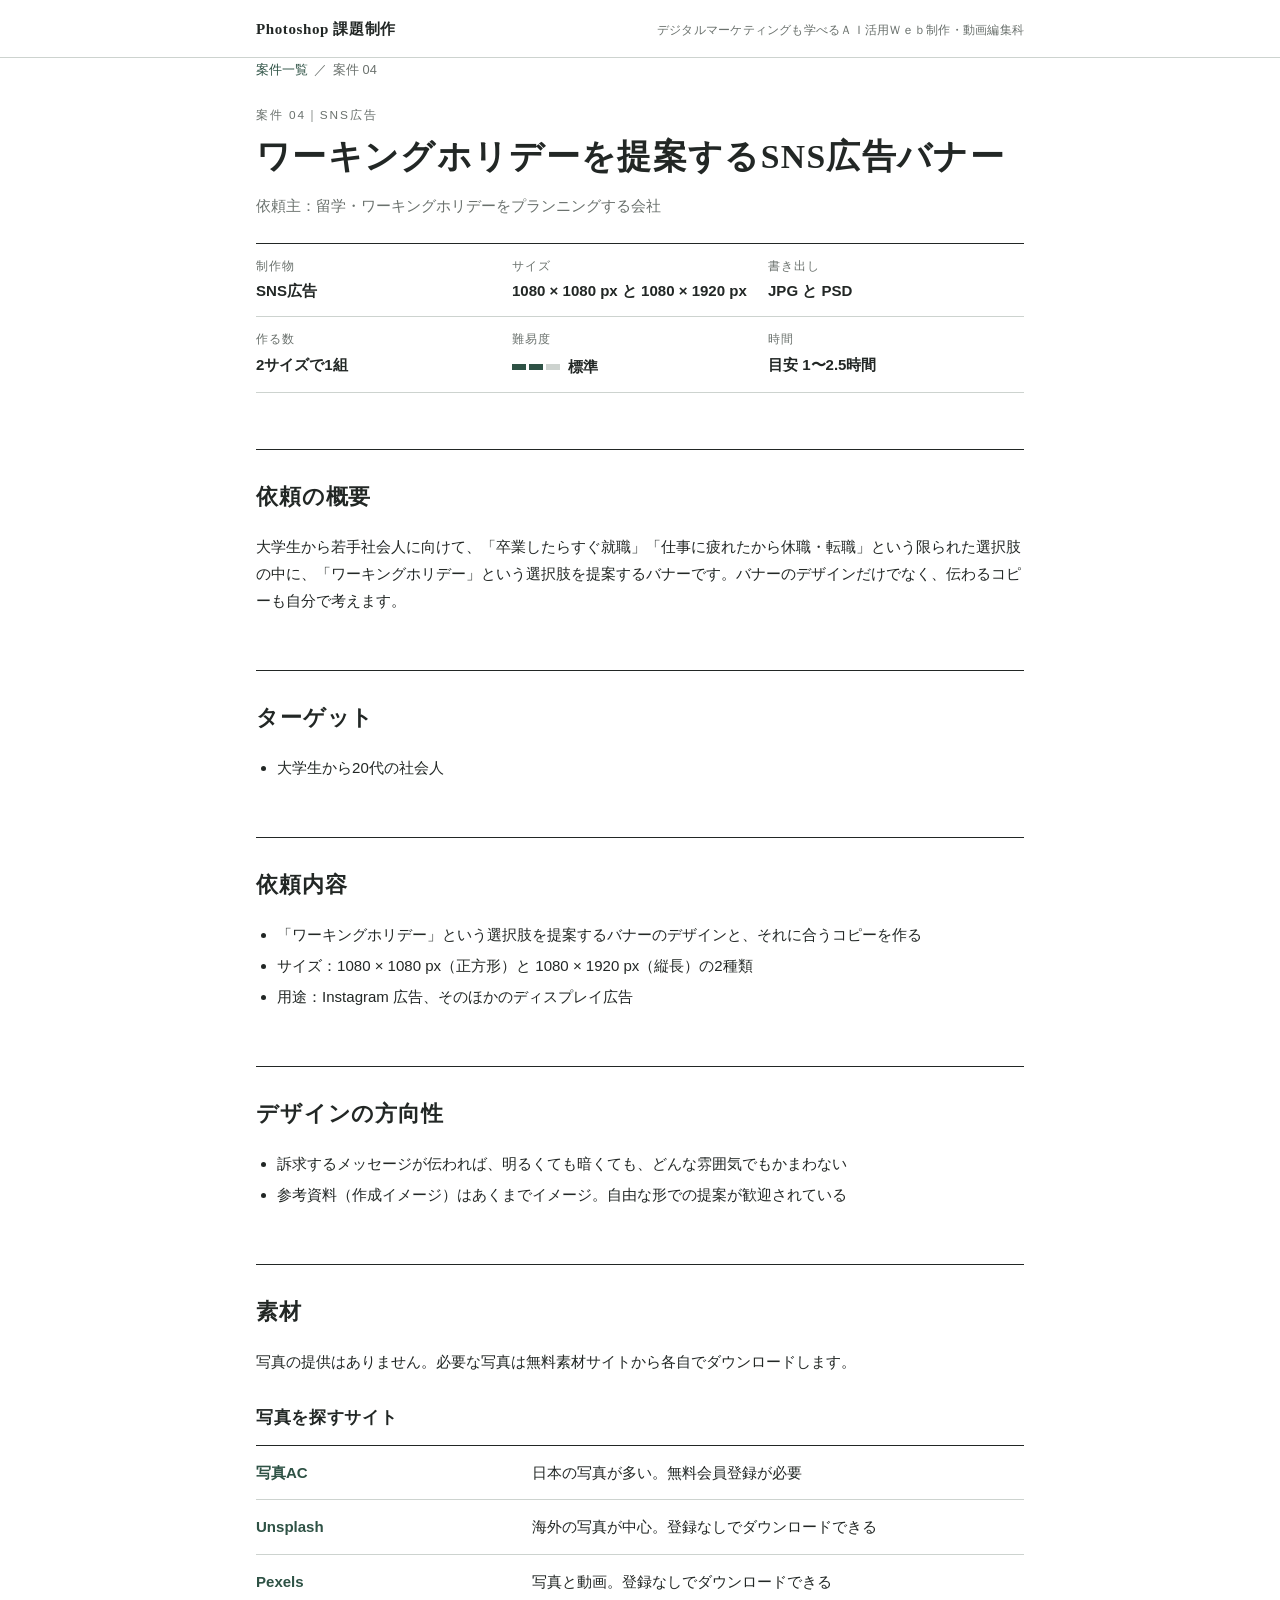
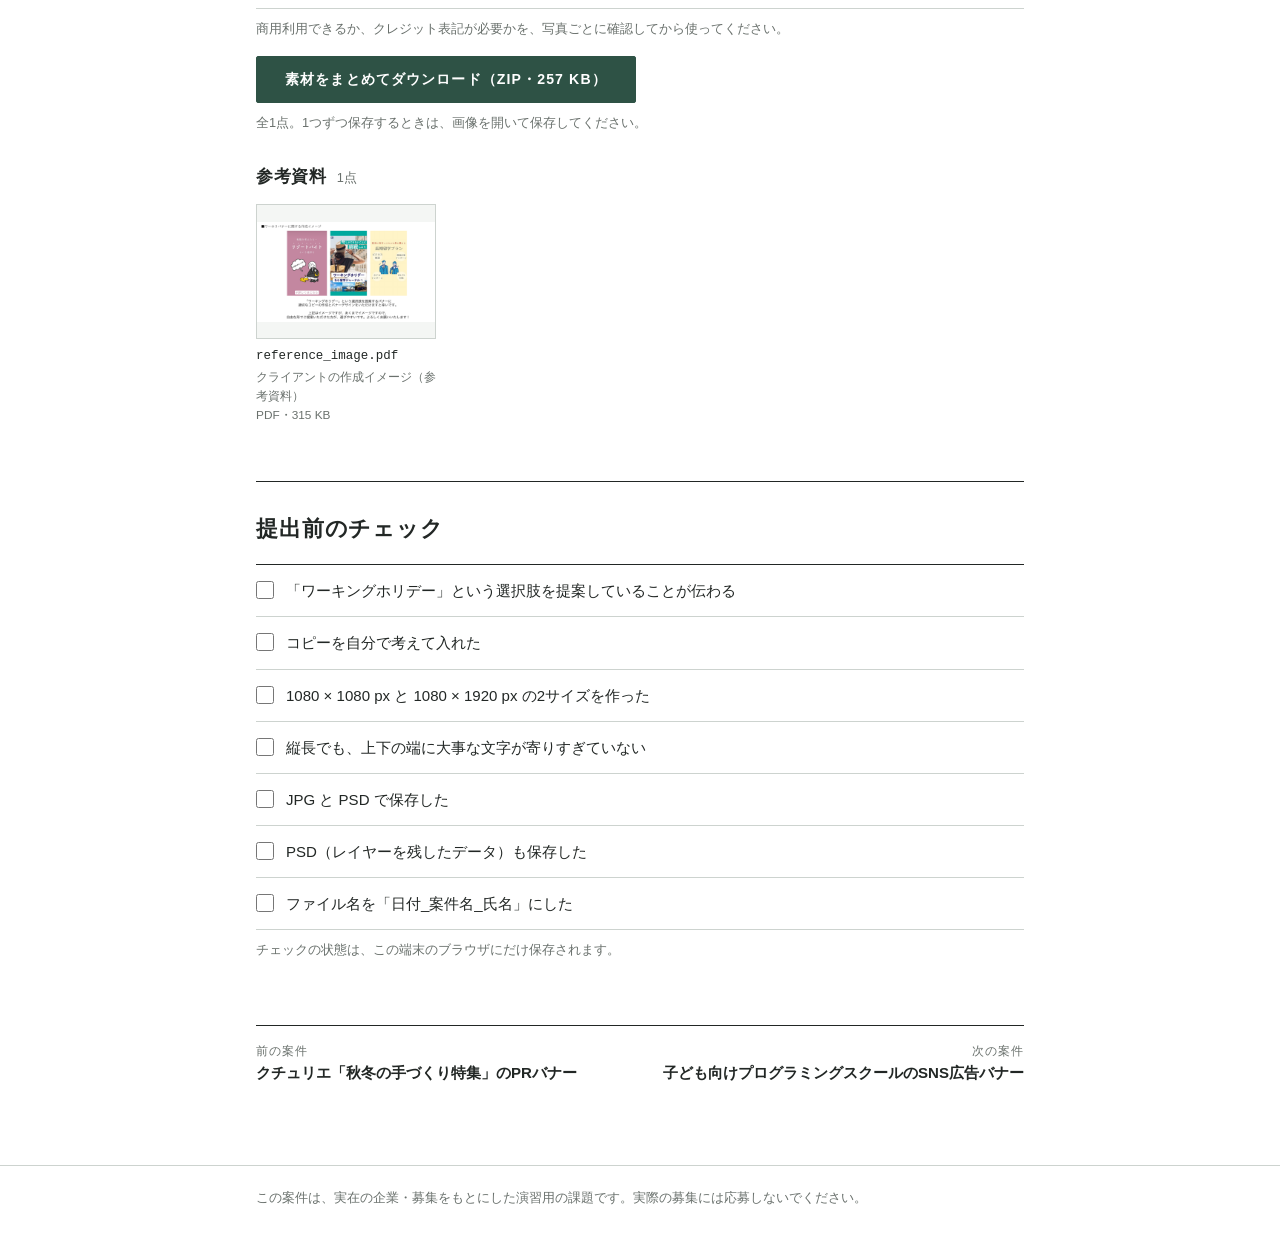
<file: cases/04_workingholiday.html>
<!DOCTYPE html>
<html lang="ja">
<head>
<meta charset="UTF-8">
<meta name="viewport" content="width=device-width, initial-scale=1">
<meta name="description" content="大学生から若手社会人に向けて、「卒業したらすぐ就職」「仕事に疲れたから休職・転職」という限られた選択肢の中に、「ワーキングホリデー」という選択肢を提案するバナーです。バナーのデザインだけでなく、伝わるコピーも自分で考えます。">
<title>ワーキングホリデーを提案するSNS広告バナー｜Photoshop 課題制作</title>
<link rel="stylesheet" href="../assets/style.css">
</head>
<body>
<header class="site-header">
  <div class="wrap">
    <a class="site-title" href="../index.html">Photoshop 課題制作</a>
    <span class="site-course">デジタルマーケティングも学べるＡＩ活用Ｗｅｂ制作・動画編集科</span>
  </div>
</header>
<main class="wrap">
<nav class="crumb"><a href="../index.html">案件一覧</a><span>／</span>案件 04</nav>
<p class="label">案件 04｜SNS広告</p>
<h1>ワーキングホリデーを提案するSNS広告バナー</h1>
<p class="client">依頼主：留学・ワーキングホリデーをプランニングする会社</p>
<dl class="meta"><div><dt>制作物</dt><dd>SNS広告</dd></div><div><dt>サイズ</dt><dd>1080 × 1080 px と 1080 × 1920 px</dd></div><div><dt>書き出し</dt><dd>JPG と PSD</dd></div><div><dt>作る数</dt><dd>2サイズで1組</dd></div><div><dt>難易度</dt><dd><span class="level" aria-label="難易度 標準"><span class="bars"><i class="on"></i><i class="on"></i><i class=""></i></span>標準</span></dd></div><div><dt>時間</dt><dd>目安 1〜2.5時間</dd></div></dl>
<section class="block"><h2>依頼の概要</h2><p>大学生から若手社会人に向けて、「卒業したらすぐ就職」「仕事に疲れたから休職・転職」という限られた選択肢の中に、「ワーキングホリデー」という選択肢を提案するバナーです。バナーのデザインだけでなく、伝わるコピーも自分で考えます。</p></section>
<section class="block"><h2>ターゲット</h2><ul><li>大学生から20代の社会人</li></ul></section>
<section class="block"><h2>依頼内容</h2><ul><li>「ワーキングホリデー」という選択肢を提案するバナーのデザインと、それに合うコピーを作る</li><li>サイズ：1080 × 1080 px（正方形）と 1080 × 1920 px（縦長）の2種類</li><li>用途：Instagram 広告、そのほかのディスプレイ広告</li></ul></section>
<section class="block"><h2>デザインの方向性</h2><ul><li>訴求するメッセージが伝われば、明るくても暗くても、どんな雰囲気でもかまわない</li><li>参考資料（作成イメージ）はあくまでイメージ。自由な形での提案が歓迎されている</li></ul></section>
<section class="block" id="files"><h2>素材</h2><p>写真の提供はありません。必要な写真は無料素材サイトから各自でダウンロードします。</p><h3>写真を探すサイト</h3><div class="table-wrap"><table class="def"><tr><th scope="row"><a href="https://www.photo-ac.com/" target="_blank" rel="noopener">写真AC</a></th><td>日本の写真が多い。無料会員登録が必要</td></tr><tr><th scope="row"><a href="https://unsplash.com/ja" target="_blank" rel="noopener">Unsplash</a></th><td>海外の写真が中心。登録なしでダウンロードできる</td></tr><tr><th scope="row"><a href="https://www.pexels.com/ja-jp/" target="_blank" rel="noopener">Pexels</a></th><td>写真と動画。登録なしでダウンロードできる</td></tr></table></div><p class="small">商用利用できるか、クレジット表記が必要かを、写真ごとに確認してから使ってください。</p><div class="zip"><a class="btn" href="../files/04_workingholiday.zip" download>素材をまとめてダウンロード（ZIP・257 KB）</a><span class="small">全1点。1つずつ保存するときは、画像を開いて保存してください。</span></div><h3>参考資料<span class="count">1点</span></h3><ul class="gallery"><li><a href="../files/04_workingholiday/reference_image.pdf" target="_blank" rel="noopener"><span class="thumb"><img src="../thumbs/04_workingholiday/reference_image.png" alt="クライアントの作成イメージ（参考資料）" loading="lazy"></span></a><span class="fname">reference_image.pdf</span><span class="fmeta">クライアントの作成イメージ（参考資料）<br>PDF・315 KB</span></li></ul></section>
<section class="block"><h2>提出前のチェック</h2><ul class="checklist" data-case="04_workingholiday"><li><label><input type="checkbox" data-key="04_workingholiday-0"><span>「ワーキングホリデー」という選択肢を提案していることが伝わる</span></label></li><li><label><input type="checkbox" data-key="04_workingholiday-1"><span>コピーを自分で考えて入れた</span></label></li><li><label><input type="checkbox" data-key="04_workingholiday-2"><span>1080 × 1080 px と 1080 × 1920 px の2サイズを作った</span></label></li><li><label><input type="checkbox" data-key="04_workingholiday-3"><span>縦長でも、上下の端に大事な文字が寄りすぎていない</span></label></li><li><label><input type="checkbox" data-key="04_workingholiday-4"><span>JPG と PSD で保存した</span></label></li><li><label><input type="checkbox" data-key="04_workingholiday-psd"><span>PSD（レイヤーを残したデータ）も保存した</span></label></li><li><label><input type="checkbox" data-key="04_workingholiday-name"><span>ファイル名を「日付_案件名_氏名」にした</span></label></li></ul><p class="small">チェックの状態は、この端末のブラウザにだけ保存されます。</p></section>
<nav class="pager"><a href="03_couturier.html"><span>前の案件</span>クチュリエ「秋冬の手づくり特集」のPRバナー</a><a class="next" href="05_programming.html"><span>次の案件</span>子ども向けプログラミングスクールのSNS広告バナー</a></nav>
</main>
<footer class="site-footer">
  <div class="wrap">
    <p>この案件は、実在の企業・募集をもとにした演習用の課題です。実際の募集には応募しないでください。</p>
  </div>
</footer>
<script src="../assets/app.js"></script>
</body>
</html>
</file>
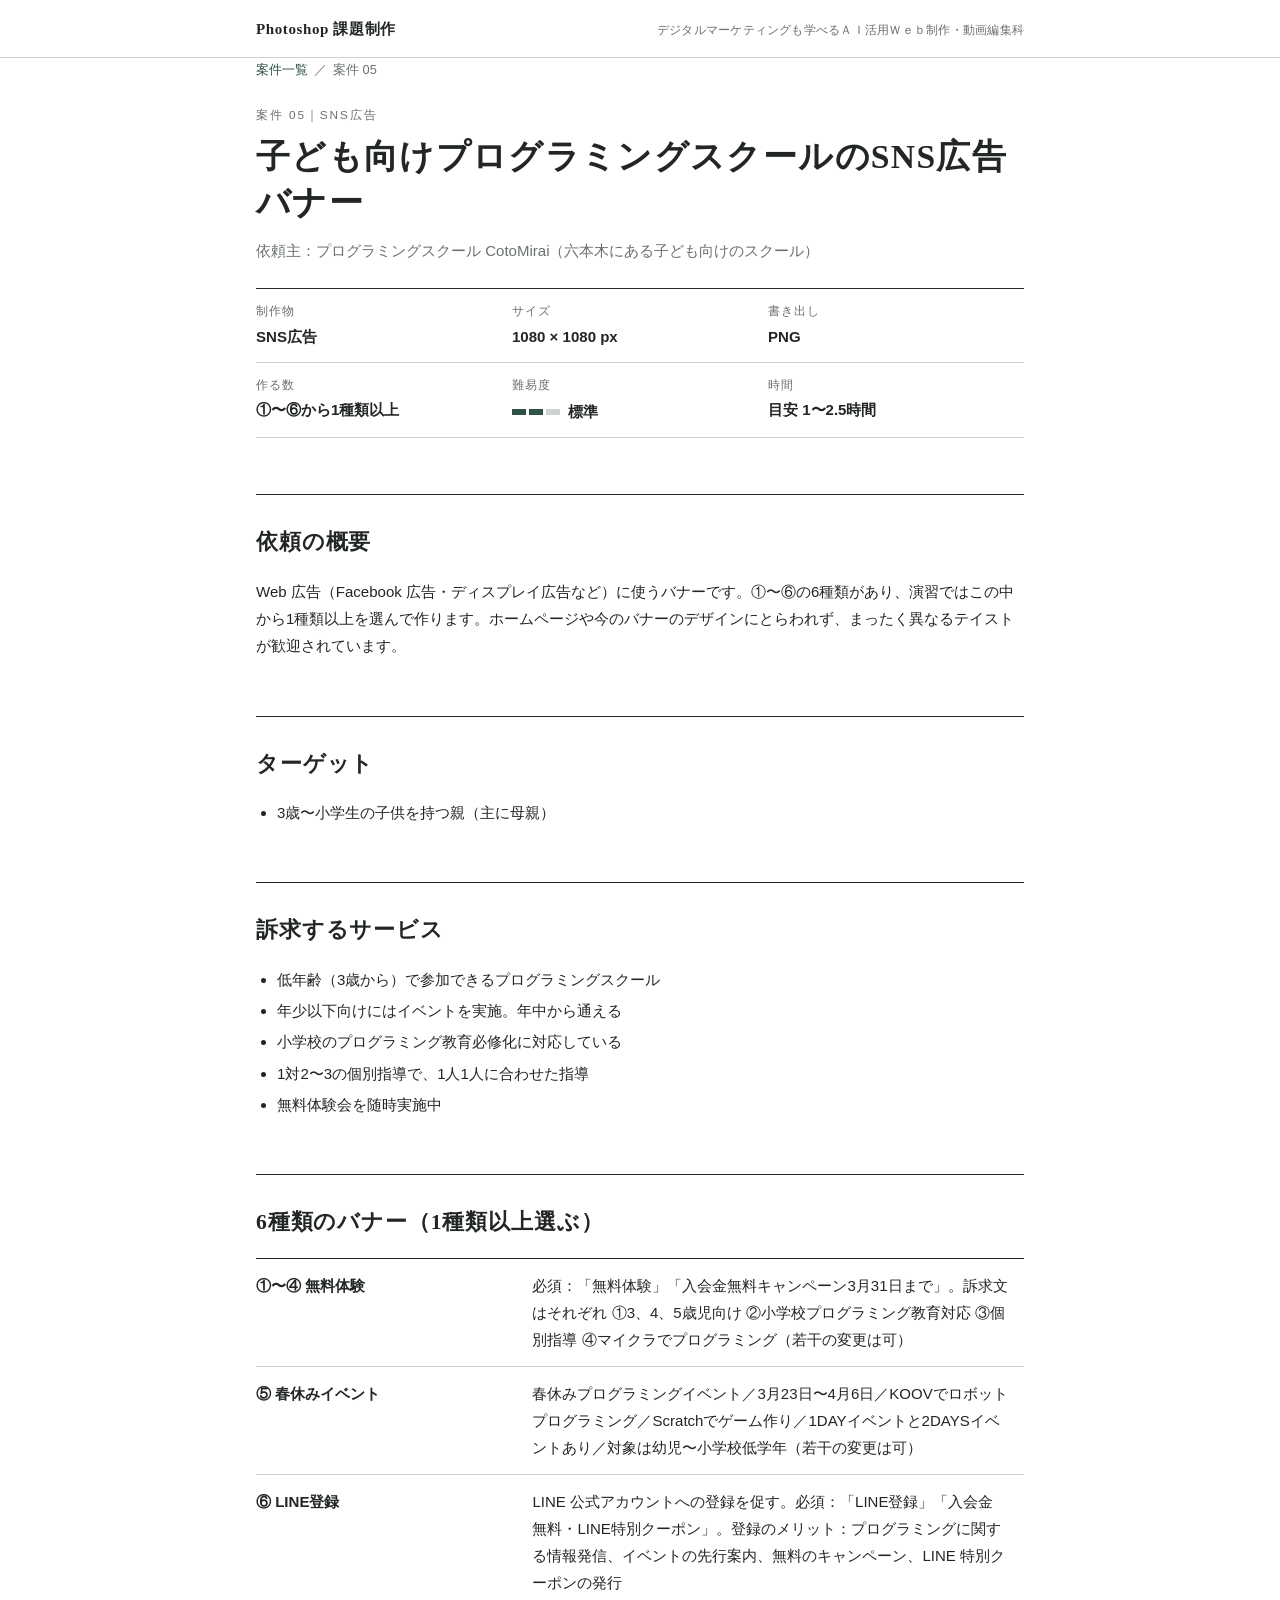
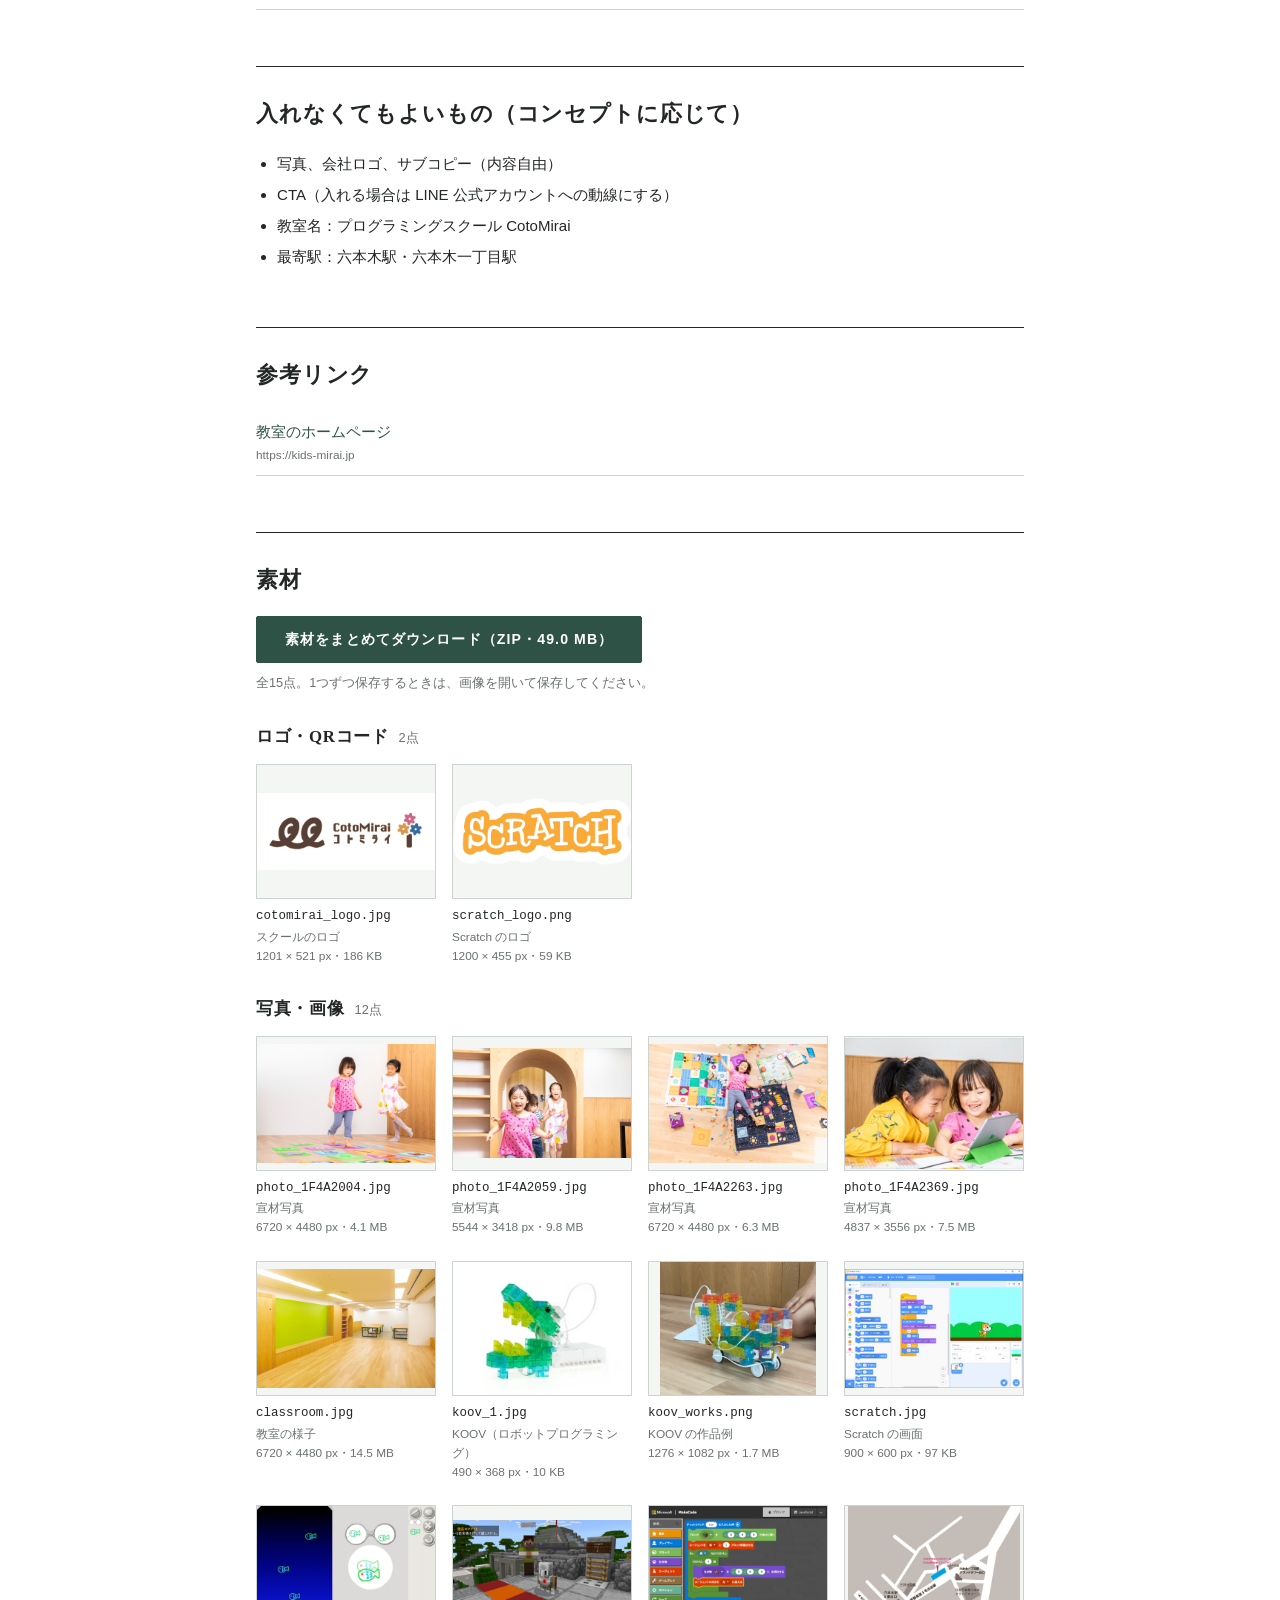
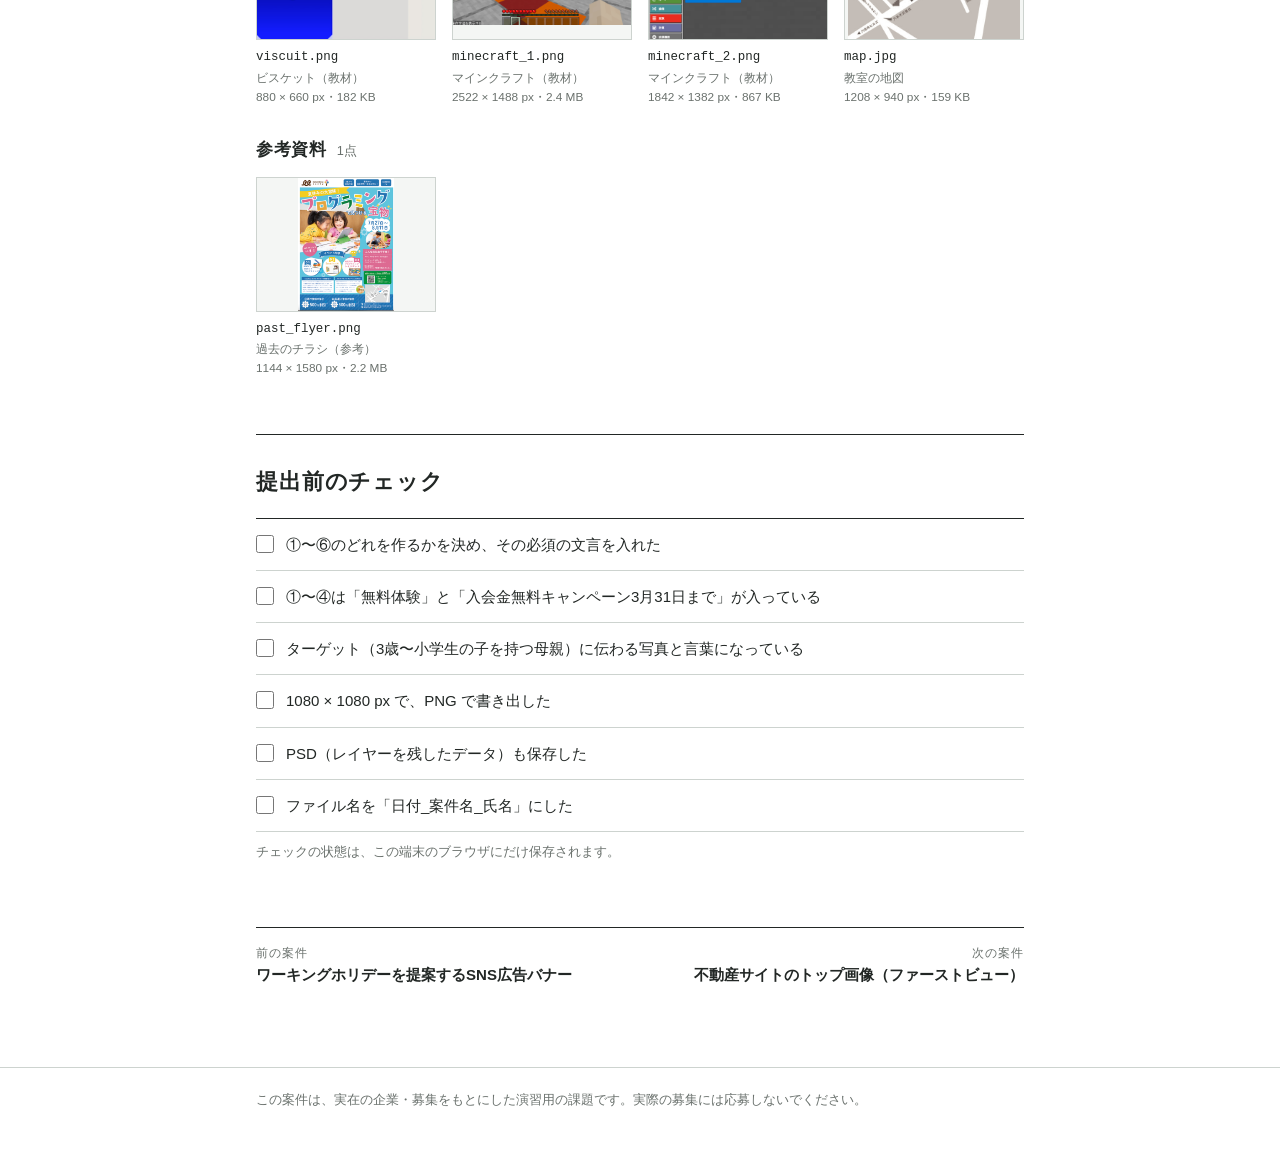
<file: cases/05_programming.html>
<!DOCTYPE html>
<html lang="ja">
<head>
<meta charset="UTF-8">
<meta name="viewport" content="width=device-width, initial-scale=1">
<meta name="description" content="Web 広告（Facebook 広告・ディスプレイ広告など）に使うバナーです。①〜⑥の6種類があり、演習ではこの中から1種類以上を選んで作ります。ホームページや今のバナーのデザインにとらわれず、まったく異なるテイストが歓迎されています。">
<title>子ども向けプログラミングスクールのSNS広告バナー｜Photoshop 課題制作</title>
<link rel="stylesheet" href="../assets/style.css">
</head>
<body>
<header class="site-header">
  <div class="wrap">
    <a class="site-title" href="../index.html">Photoshop 課題制作</a>
    <span class="site-course">デジタルマーケティングも学べるＡＩ活用Ｗｅｂ制作・動画編集科</span>
  </div>
</header>
<main class="wrap">
<nav class="crumb"><a href="../index.html">案件一覧</a><span>／</span>案件 05</nav>
<p class="label">案件 05｜SNS広告</p>
<h1>子ども向けプログラミングスクールのSNS広告バナー</h1>
<p class="client">依頼主：プログラミングスクール CotoMirai（六本木にある子ども向けのスクール）</p>
<dl class="meta"><div><dt>制作物</dt><dd>SNS広告</dd></div><div><dt>サイズ</dt><dd>1080 × 1080 px</dd></div><div><dt>書き出し</dt><dd>PNG</dd></div><div><dt>作る数</dt><dd>①〜⑥から1種類以上</dd></div><div><dt>難易度</dt><dd><span class="level" aria-label="難易度 標準"><span class="bars"><i class="on"></i><i class="on"></i><i class=""></i></span>標準</span></dd></div><div><dt>時間</dt><dd>目安 1〜2.5時間</dd></div></dl>
<section class="block"><h2>依頼の概要</h2><p>Web 広告（Facebook 広告・ディスプレイ広告など）に使うバナーです。①〜⑥の6種類があり、演習ではこの中から1種類以上を選んで作ります。ホームページや今のバナーのデザインにとらわれず、まったく異なるテイストが歓迎されています。</p></section>
<section class="block"><h2>ターゲット</h2><ul><li>3歳〜小学生の子供を持つ親（主に母親）</li></ul></section>
<section class="block"><h2>訴求するサービス</h2><ul><li>低年齢（3歳から）で参加できるプログラミングスクール</li><li>年少以下向けにはイベントを実施。年中から通える</li><li>小学校のプログラミング教育必修化に対応している</li><li>1対2〜3の個別指導で、1人1人に合わせた指導</li><li>無料体験会を随時実施中</li></ul></section>
<section class="block"><h2>6種類のバナー（1種類以上選ぶ）</h2><div class="table-wrap"><table class="def"><tr><th scope="row">①〜④ 無料体験</th><td>必須：「無料体験」「入会金無料キャンペーン3月31日まで」。訴求文はそれぞれ ①3、4、5歳児向け ②小学校プログラミング教育対応 ③個別指導 ④マイクラでプログラミング（若干の変更は可）</td></tr><tr><th scope="row">⑤ 春休みイベント</th><td>春休みプログラミングイベント／3月23日〜4月6日／KOOVでロボットプログラミング／Scratchでゲーム作り／1DAYイベントと2DAYSイベントあり／対象は幼児〜小学校低学年（若干の変更は可）</td></tr><tr><th scope="row">⑥ LINE登録</th><td>LINE 公式アカウントへの登録を促す。必須：「LINE登録」「入会金無料・LINE特別クーポン」。登録のメリット：プログラミングに関する情報発信、イベントの先行案内、無料のキャンペーン、LINE 特別クーポンの発行</td></tr></table></div></section>
<section class="block"><h2>入れなくてもよいもの（コンセプトに応じて）</h2><ul><li>写真、会社ロゴ、サブコピー（内容自由）</li><li>CTA（入れる場合は LINE 公式アカウントへの動線にする）</li><li>教室名：プログラミングスクール CotoMirai</li><li>最寄駅：六本木駅・六本木一丁目駅</li></ul></section>
<section class="block"><h2>参考リンク</h2><ul class="links"><li><a href="https://kids-mirai.jp" target="_blank" rel="noopener">教室のホームページ</a><span class="url">https://kids-mirai.jp</span></li></ul></section>
<section class="block" id="files"><h2>素材</h2><div class="zip"><a class="btn" href="https://drive.google.com/file/d/1uheyiMENZMOFlM96BJtHdOqlLSABXpbA/view?usp=sharing" target="_blank" download>素材をまとめてダウンロード（ZIP・49.0 MB）</a><span class="small">全15点。1つずつ保存するときは、画像を開いて保存してください。</span></div><h3>ロゴ・QRコード<span class="count">2点</span></h3><ul class="gallery"><li><a href="../files/05_programming/cotomirai_logo.jpg" target="_blank" rel="noopener"><span class="thumb"><img src="../thumbs/05_programming/cotomirai_logo.jpg" alt="スクールのロゴ" loading="lazy"></span></a><span class="fname">cotomirai_logo.jpg</span><span class="fmeta">スクールのロゴ<br>1201 × 521 px・186 KB</span></li><li><a href="../files/05_programming/scratch_logo.png" target="_blank" rel="noopener"><span class="thumb"><img src="../thumbs/05_programming/scratch_logo.png" alt="Scratch のロゴ" loading="lazy"></span></a><span class="fname">scratch_logo.png</span><span class="fmeta">Scratch のロゴ<br>1200 × 455 px・59 KB</span></li></ul><h3>写真・画像<span class="count">12点</span></h3><ul class="gallery"><li><a href="../files/05_programming/photo_1F4A2004.jpg" target="_blank" rel="noopener"><span class="thumb"><img src="../thumbs/05_programming/photo_1F4A2004.jpg" alt="宣材写真" loading="lazy"></span></a><span class="fname">photo_1F4A2004.jpg</span><span class="fmeta">宣材写真<br>6720 × 4480 px・4.1 MB</span></li><li><a href="../files/05_programming/photo_1F4A2059.jpg" target="_blank" rel="noopener"><span class="thumb"><img src="../thumbs/05_programming/photo_1F4A2059.jpg" alt="宣材写真" loading="lazy"></span></a><span class="fname">photo_1F4A2059.jpg</span><span class="fmeta">宣材写真<br>5544 × 3418 px・9.8 MB</span></li><li><a href="../files/05_programming/photo_1F4A2263.jpg" target="_blank" rel="noopener"><span class="thumb"><img src="../thumbs/05_programming/photo_1F4A2263.jpg" alt="宣材写真" loading="lazy"></span></a><span class="fname">photo_1F4A2263.jpg</span><span class="fmeta">宣材写真<br>6720 × 4480 px・6.3 MB</span></li><li><a href="../files/05_programming/photo_1F4A2369.jpg" target="_blank" rel="noopener"><span class="thumb"><img src="../thumbs/05_programming/photo_1F4A2369.jpg" alt="宣材写真" loading="lazy"></span></a><span class="fname">photo_1F4A2369.jpg</span><span class="fmeta">宣材写真<br>4837 × 3556 px・7.5 MB</span></li><li><a href="../files/05_programming/classroom.jpg" target="_blank" rel="noopener"><span class="thumb"><img src="../thumbs/05_programming/classroom.jpg" alt="教室の様子" loading="lazy"></span></a><span class="fname">classroom.jpg</span><span class="fmeta">教室の様子<br>6720 × 4480 px・14.5 MB</span></li><li><a href="../files/05_programming/koov_1.jpg" target="_blank" rel="noopener"><span class="thumb"><img src="../thumbs/05_programming/koov_1.jpg" alt="KOOV（ロボットプログラミング）" loading="lazy"></span></a><span class="fname">koov_1.jpg</span><span class="fmeta">KOOV（ロボットプログラミング）<br>490 × 368 px・10 KB</span></li><li><a href="../files/05_programming/koov_works.png" target="_blank" rel="noopener"><span class="thumb"><img src="../thumbs/05_programming/koov_works.png" alt="KOOV の作品例" loading="lazy"></span></a><span class="fname">koov_works.png</span><span class="fmeta">KOOV の作品例<br>1276 × 1082 px・1.7 MB</span></li><li><a href="../files/05_programming/scratch.jpg" target="_blank" rel="noopener"><span class="thumb"><img src="../thumbs/05_programming/scratch.jpg" alt="Scratch の画面" loading="lazy"></span></a><span class="fname">scratch.jpg</span><span class="fmeta">Scratch の画面<br>900 × 600 px・97 KB</span></li><li><a href="../files/05_programming/viscuit.png" target="_blank" rel="noopener"><span class="thumb"><img src="../thumbs/05_programming/viscuit.png" alt="ビスケット（教材）" loading="lazy"></span></a><span class="fname">viscuit.png</span><span class="fmeta">ビスケット（教材）<br>880 × 660 px・182 KB</span></li><li><a href="../files/05_programming/minecraft_1.png" target="_blank" rel="noopener"><span class="thumb"><img src="../thumbs/05_programming/minecraft_1.png" alt="マインクラフト（教材）" loading="lazy"></span></a><span class="fname">minecraft_1.png</span><span class="fmeta">マインクラフト（教材）<br>2522 × 1488 px・2.4 MB</span></li><li><a href="../files/05_programming/minecraft_2.png" target="_blank" rel="noopener"><span class="thumb"><img src="../thumbs/05_programming/minecraft_2.png" alt="マインクラフト（教材）" loading="lazy"></span></a><span class="fname">minecraft_2.png</span><span class="fmeta">マインクラフト（教材）<br>1842 × 1382 px・867 KB</span></li><li><a href="../files/05_programming/map.jpg" target="_blank" rel="noopener"><span class="thumb"><img src="../thumbs/05_programming/map.jpg" alt="教室の地図" loading="lazy"></span></a><span class="fname">map.jpg</span><span class="fmeta">教室の地図<br>1208 × 940 px・159 KB</span></li></ul><h3>参考資料<span class="count">1点</span></h3><ul class="gallery"><li><a href="../files/05_programming/past_flyer.png" target="_blank" rel="noopener"><span class="thumb"><img src="../thumbs/05_programming/past_flyer.png" alt="過去のチラシ（参考）" loading="lazy"></span></a><span class="fname">past_flyer.png</span><span class="fmeta">過去のチラシ（参考）<br>1144 × 1580 px・2.2 MB</span></li></ul></section>
<section class="block"><h2>提出前のチェック</h2><ul class="checklist" data-case="05_programming"><li><label><input type="checkbox" data-key="05_programming-0"><span>①〜⑥のどれを作るかを決め、その必須の文言を入れた</span></label></li><li><label><input type="checkbox" data-key="05_programming-1"><span>①〜④は「無料体験」と「入会金無料キャンペーン3月31日まで」が入っている</span></label></li><li><label><input type="checkbox" data-key="05_programming-2"><span>ターゲット（3歳〜小学生の子を持つ母親）に伝わる写真と言葉になっている</span></label></li><li><label><input type="checkbox" data-key="05_programming-3"><span>1080 × 1080 px で、PNG で書き出した</span></label></li><li><label><input type="checkbox" data-key="05_programming-psd"><span>PSD（レイヤーを残したデータ）も保存した</span></label></li><li><label><input type="checkbox" data-key="05_programming-name"><span>ファイル名を「日付_案件名_氏名」にした</span></label></li></ul><p class="small">チェックの状態は、この端末のブラウザにだけ保存されます。</p></section>
<nav class="pager"><a href="04_workingholiday.html"><span>前の案件</span>ワーキングホリデーを提案するSNS広告バナー</a><a class="next" href="06_realestate.html"><span>次の案件</span>不動産サイトのトップ画像（ファーストビュー）</a></nav>
</main>
<footer class="site-footer">
  <div class="wrap">
    <p>この案件は、実在の企業・募集をもとにした演習用の課題です。実際の募集には応募しないでください。</p>
  </div>
</footer>
<script src="../assets/app.js"></script>
</body>
</html>
</file>
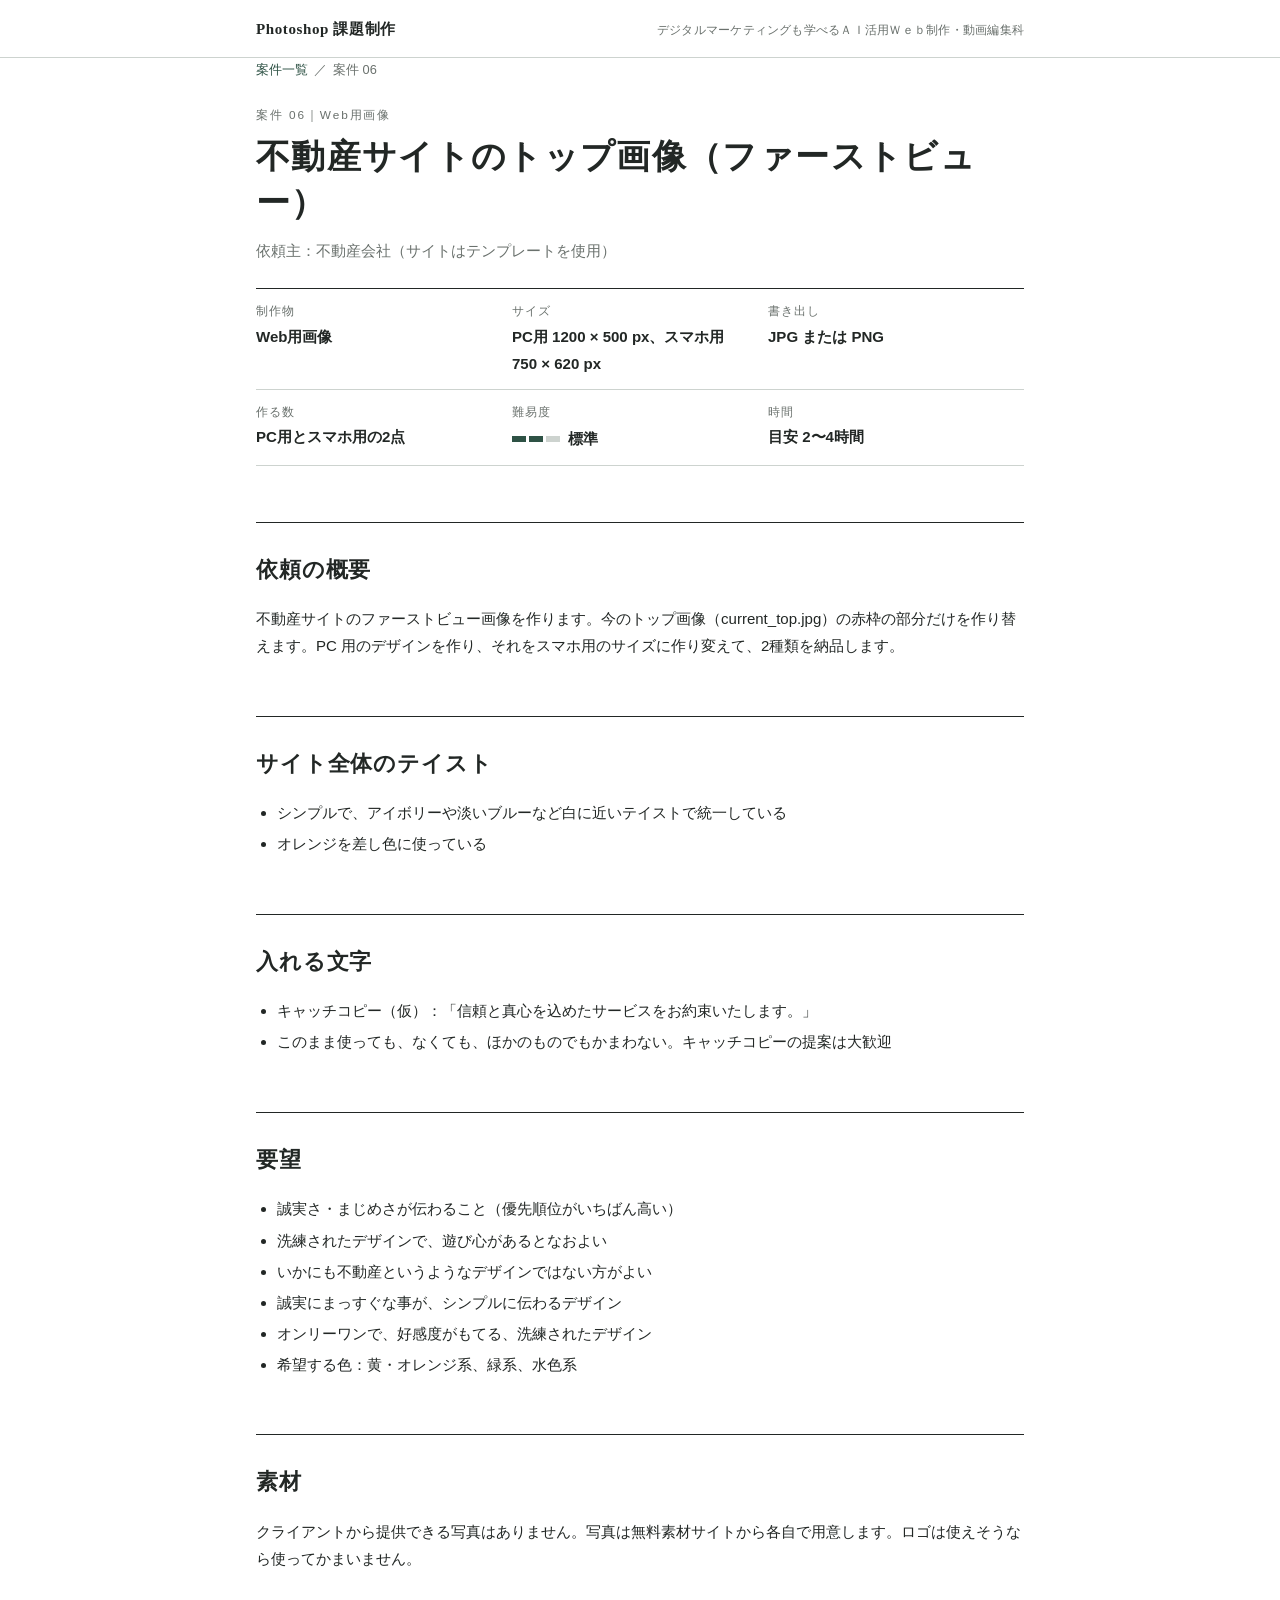
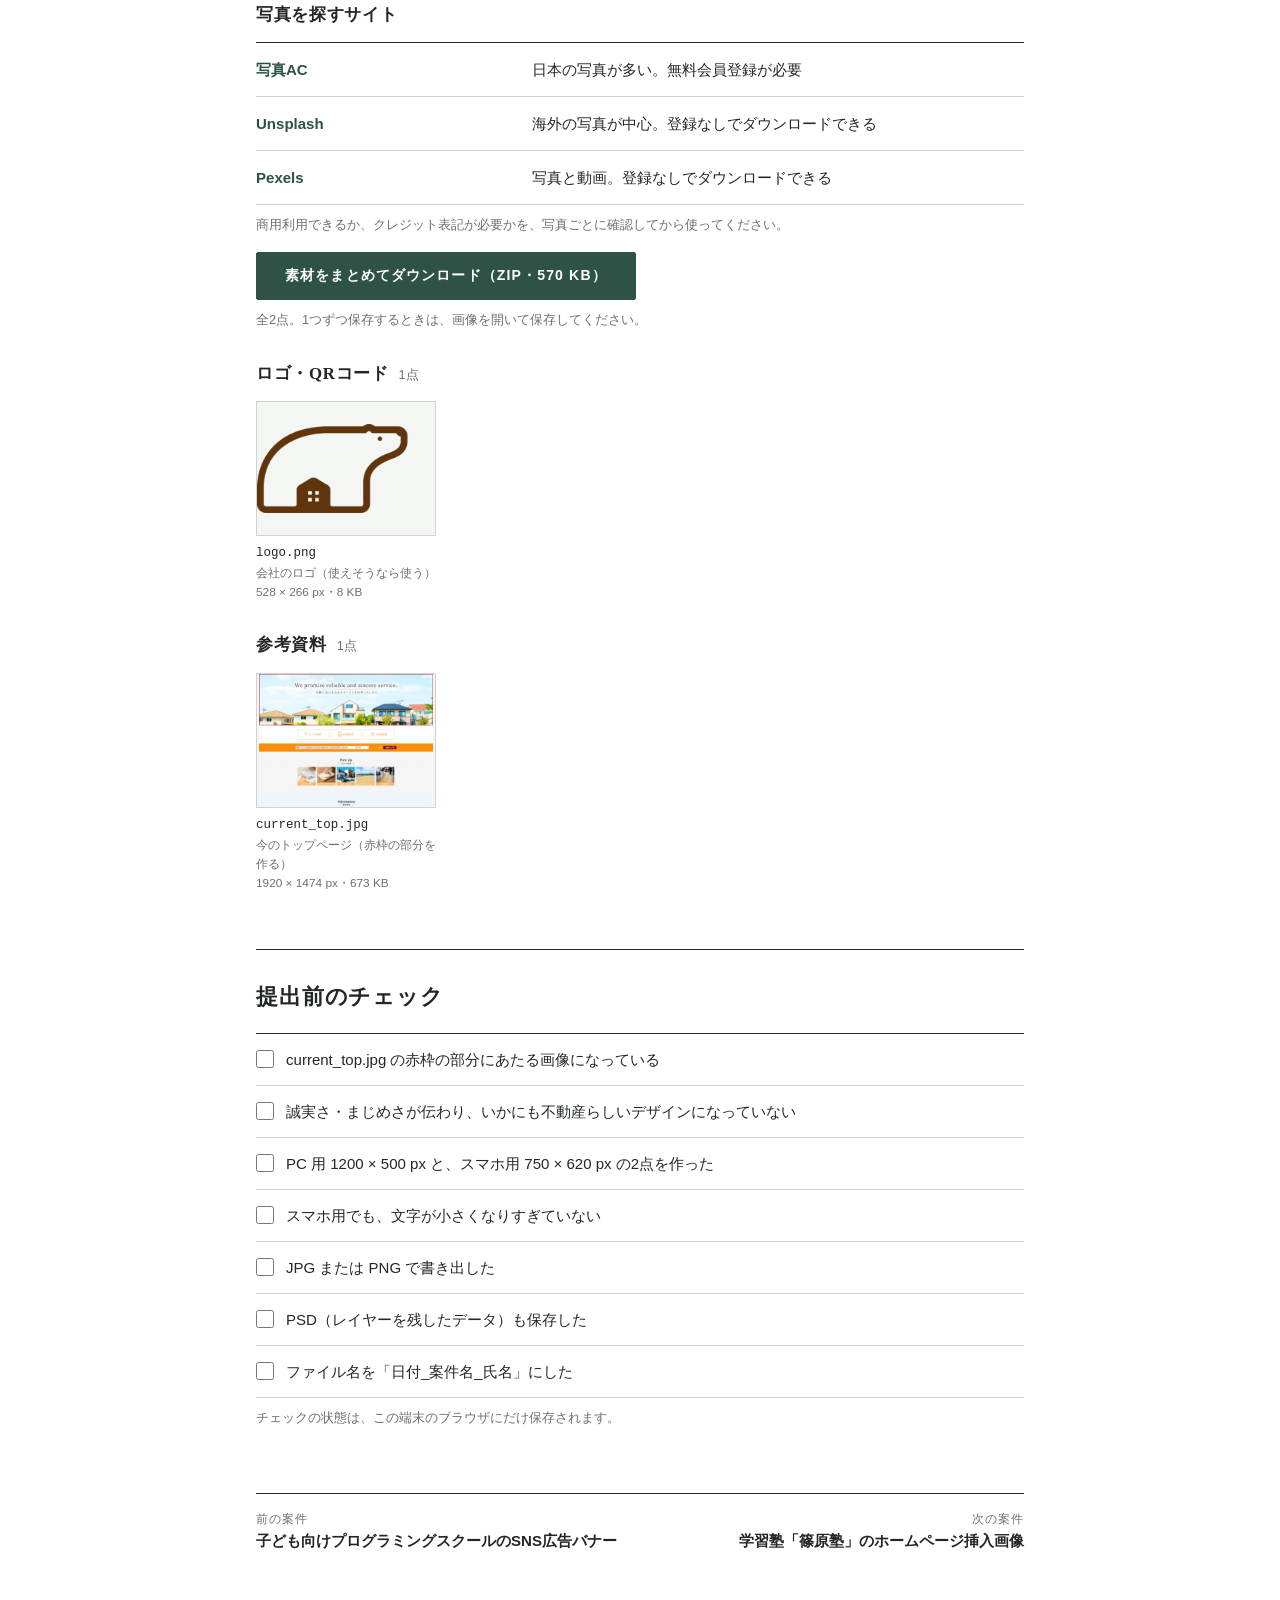
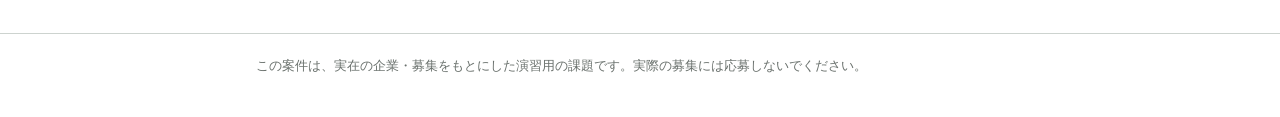
<file: cases/06_realestate.html>
<!DOCTYPE html>
<html lang="ja">
<head>
<meta charset="UTF-8">
<meta name="viewport" content="width=device-width, initial-scale=1">
<meta name="description" content="不動産サイトのファーストビュー画像を作ります。今のトップ画像（current_top.jpg）の赤枠の部分だけを作り替えます。PC 用のデザインを作り、それをスマホ用のサイズに作り変えて、2種類を納品します。">
<title>不動産サイトのトップ画像（ファーストビュー）｜Photoshop 課題制作</title>
<link rel="stylesheet" href="../assets/style.css">
</head>
<body>
<header class="site-header">
  <div class="wrap">
    <a class="site-title" href="../index.html">Photoshop 課題制作</a>
    <span class="site-course">デジタルマーケティングも学べるＡＩ活用Ｗｅｂ制作・動画編集科</span>
  </div>
</header>
<main class="wrap">
<nav class="crumb"><a href="../index.html">案件一覧</a><span>／</span>案件 06</nav>
<p class="label">案件 06｜Web用画像</p>
<h1>不動産サイトのトップ画像（ファーストビュー）</h1>
<p class="client">依頼主：不動産会社（サイトはテンプレートを使用）</p>
<dl class="meta"><div><dt>制作物</dt><dd>Web用画像</dd></div><div><dt>サイズ</dt><dd>PC用 1200 × 500 px、スマホ用 750 × 620 px</dd></div><div><dt>書き出し</dt><dd>JPG または PNG</dd></div><div><dt>作る数</dt><dd>PC用とスマホ用の2点</dd></div><div><dt>難易度</dt><dd><span class="level" aria-label="難易度 標準"><span class="bars"><i class="on"></i><i class="on"></i><i class=""></i></span>標準</span></dd></div><div><dt>時間</dt><dd>目安 2〜4時間</dd></div></dl>
<section class="block"><h2>依頼の概要</h2><p>不動産サイトのファーストビュー画像を作ります。今のトップ画像（current_top.jpg）の赤枠の部分だけを作り替えます。PC 用のデザインを作り、それをスマホ用のサイズに作り変えて、2種類を納品します。</p></section>
<section class="block"><h2>サイト全体のテイスト</h2><ul><li>シンプルで、アイボリーや淡いブルーなど白に近いテイストで統一している</li><li>オレンジを差し色に使っている</li></ul></section>
<section class="block"><h2>入れる文字</h2><ul><li>キャッチコピー（仮）：「信頼と真心を込めたサービスをお約束いたします。」</li><li>このまま使っても、なくても、ほかのものでもかまわない。キャッチコピーの提案は大歓迎</li></ul></section>
<section class="block"><h2>要望</h2><ul><li>誠実さ・まじめさが伝わること（優先順位がいちばん高い）</li><li>洗練されたデザインで、遊び心があるとなおよい</li><li>いかにも不動産というようなデザインではない方がよい</li><li>誠実にまっすぐな事が、シンプルに伝わるデザイン</li><li>オンリーワンで、好感度がもてる、洗練されたデザイン</li><li>希望する色：黄・オレンジ系、緑系、水色系</li></ul></section>
<section class="block" id="files"><h2>素材</h2><p>クライアントから提供できる写真はありません。写真は無料素材サイトから各自で用意します。ロゴは使えそうなら使ってかまいません。</p><h3>写真を探すサイト</h3><div class="table-wrap"><table class="def"><tr><th scope="row"><a href="https://www.photo-ac.com/" target="_blank" rel="noopener">写真AC</a></th><td>日本の写真が多い。無料会員登録が必要</td></tr><tr><th scope="row"><a href="https://unsplash.com/ja" target="_blank" rel="noopener">Unsplash</a></th><td>海外の写真が中心。登録なしでダウンロードできる</td></tr><tr><th scope="row"><a href="https://www.pexels.com/ja-jp/" target="_blank" rel="noopener">Pexels</a></th><td>写真と動画。登録なしでダウンロードできる</td></tr></table></div><p class="small">商用利用できるか、クレジット表記が必要かを、写真ごとに確認してから使ってください。</p><div class="zip"><a class="btn" href="../files/06_realestate.zip" download>素材をまとめてダウンロード（ZIP・570 KB）</a><span class="small">全2点。1つずつ保存するときは、画像を開いて保存してください。</span></div><h3>ロゴ・QRコード<span class="count">1点</span></h3><ul class="gallery"><li><a href="../files/06_realestate/logo.png" target="_blank" rel="noopener"><span class="thumb"><img src="../thumbs/06_realestate/logo.png" alt="会社のロゴ（使えそうなら使う）" loading="lazy"></span></a><span class="fname">logo.png</span><span class="fmeta">会社のロゴ（使えそうなら使う）<br>528 × 266 px・8 KB</span></li></ul><h3>参考資料<span class="count">1点</span></h3><ul class="gallery"><li><a href="../files/06_realestate/current_top.jpg" target="_blank" rel="noopener"><span class="thumb"><img src="../thumbs/06_realestate/current_top.jpg" alt="今のトップページ（赤枠の部分を作る）" loading="lazy"></span></a><span class="fname">current_top.jpg</span><span class="fmeta">今のトップページ（赤枠の部分を作る）<br>1920 × 1474 px・673 KB</span></li></ul></section>
<section class="block"><h2>提出前のチェック</h2><ul class="checklist" data-case="06_realestate"><li><label><input type="checkbox" data-key="06_realestate-0"><span>current_top.jpg の赤枠の部分にあたる画像になっている</span></label></li><li><label><input type="checkbox" data-key="06_realestate-1"><span>誠実さ・まじめさが伝わり、いかにも不動産らしいデザインになっていない</span></label></li><li><label><input type="checkbox" data-key="06_realestate-2"><span>PC 用 1200 × 500 px と、スマホ用 750 × 620 px の2点を作った</span></label></li><li><label><input type="checkbox" data-key="06_realestate-3"><span>スマホ用でも、文字が小さくなりすぎていない</span></label></li><li><label><input type="checkbox" data-key="06_realestate-4"><span>JPG または PNG で書き出した</span></label></li><li><label><input type="checkbox" data-key="06_realestate-psd"><span>PSD（レイヤーを残したデータ）も保存した</span></label></li><li><label><input type="checkbox" data-key="06_realestate-name"><span>ファイル名を「日付_案件名_氏名」にした</span></label></li></ul><p class="small">チェックの状態は、この端末のブラウザにだけ保存されます。</p></section>
<nav class="pager"><a href="05_programming.html"><span>前の案件</span>子ども向けプログラミングスクールのSNS広告バナー</a><a class="next" href="07_juku.html"><span>次の案件</span>学習塾「篠原塾」のホームページ挿入画像</a></nav>
</main>
<footer class="site-footer">
  <div class="wrap">
    <p>この案件は、実在の企業・募集をもとにした演習用の課題です。実際の募集には応募しないでください。</p>
  </div>
</footer>
<script src="../assets/app.js"></script>
</body>
</html>
</file>
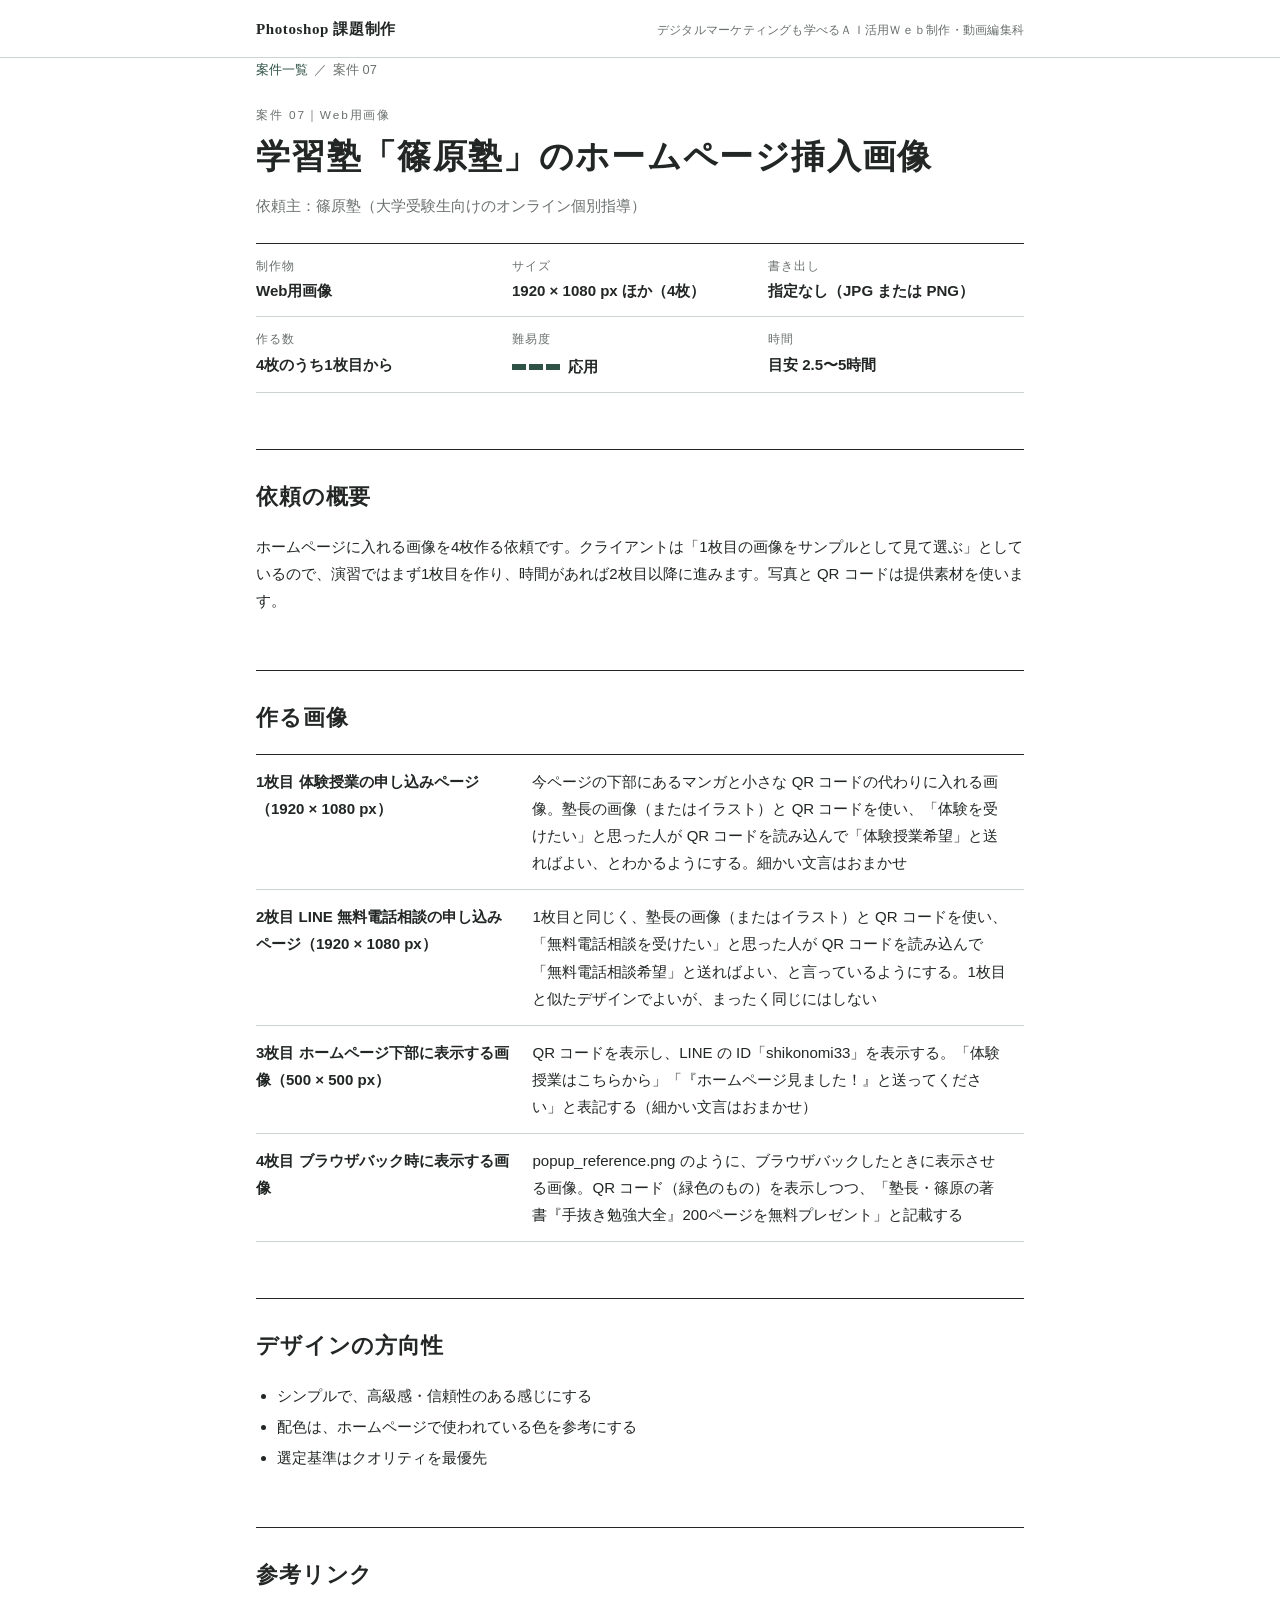
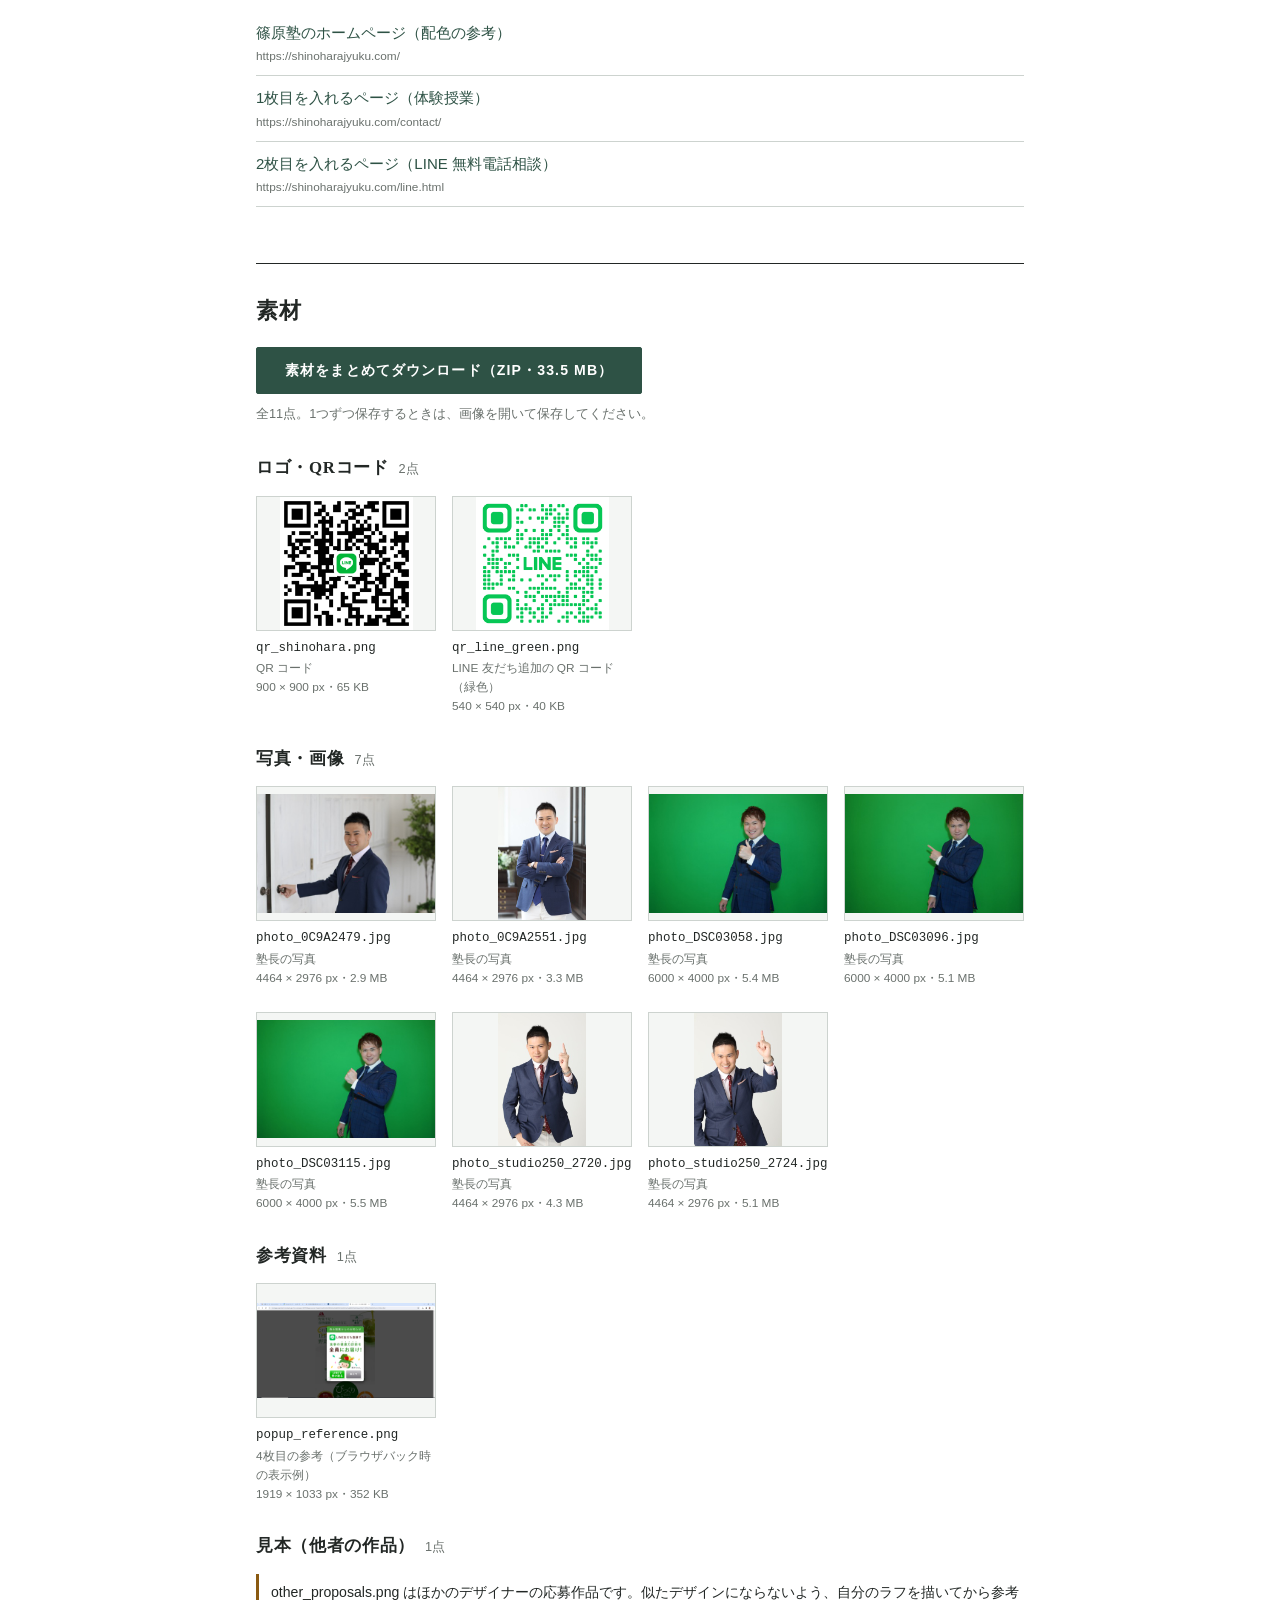
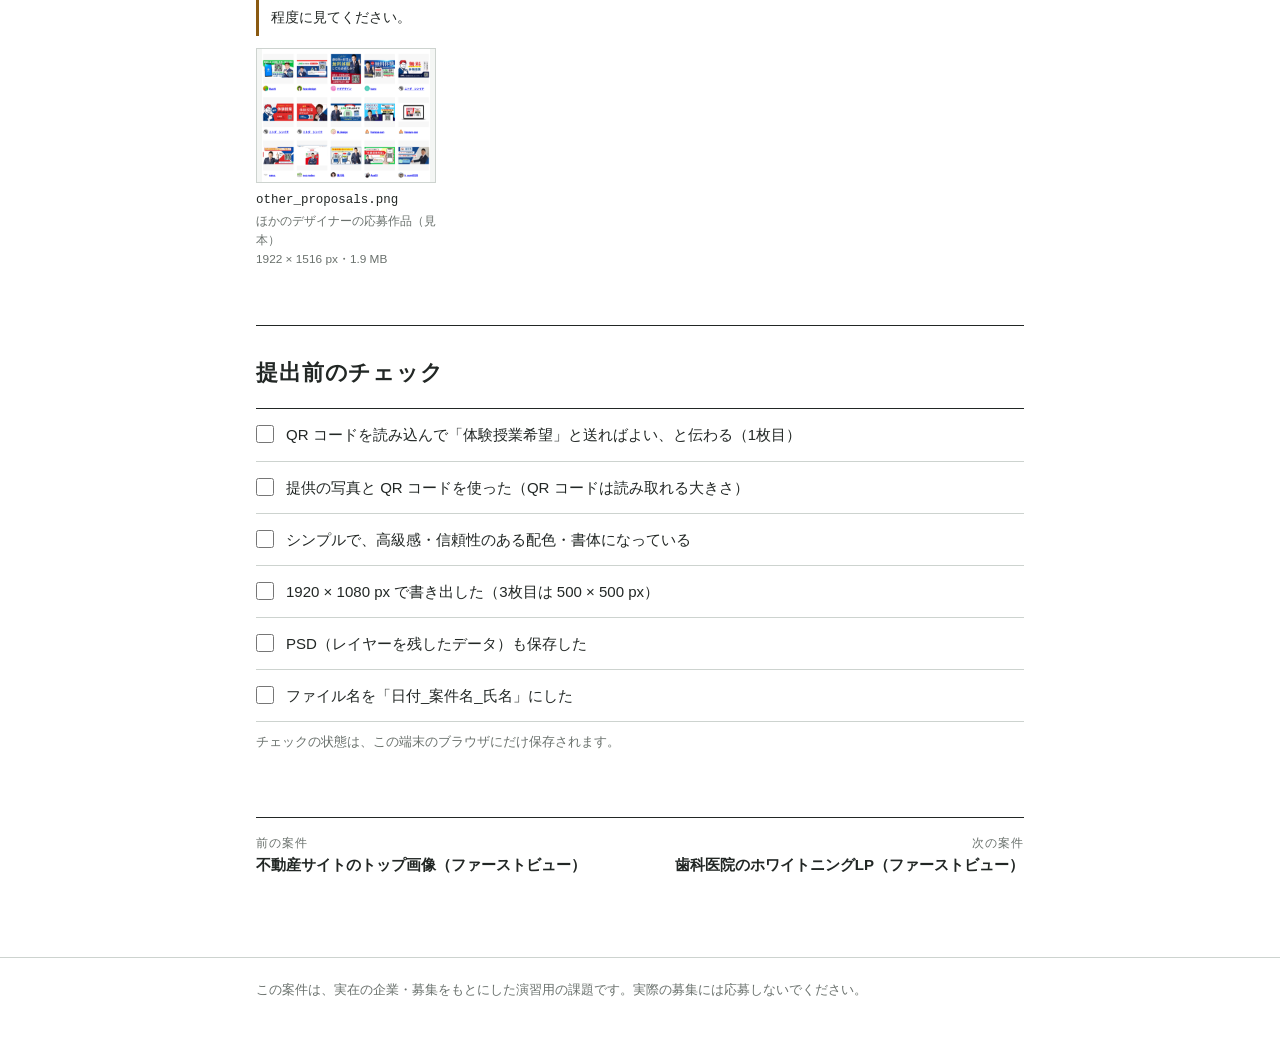
<file: cases/07_juku.html>
<!DOCTYPE html>
<html lang="ja">
<head>
<meta charset="UTF-8">
<meta name="viewport" content="width=device-width, initial-scale=1">
<meta name="description" content="ホームページに入れる画像を4枚作る依頼です。クライアントは「1枚目の画像をサンプルとして見て選ぶ」としているので、演習ではまず1枚目を作り、時間があれば2枚目以降に進みます。写真と QR コードは提供素材を使います。">
<title>学習塾「篠原塾」のホームページ挿入画像｜Photoshop 課題制作</title>
<link rel="stylesheet" href="../assets/style.css">
</head>
<body>
<header class="site-header">
  <div class="wrap">
    <a class="site-title" href="../index.html">Photoshop 課題制作</a>
    <span class="site-course">デジタルマーケティングも学べるＡＩ活用Ｗｅｂ制作・動画編集科</span>
  </div>
</header>
<main class="wrap">
<nav class="crumb"><a href="../index.html">案件一覧</a><span>／</span>案件 07</nav>
<p class="label">案件 07｜Web用画像</p>
<h1>学習塾「篠原塾」のホームページ挿入画像</h1>
<p class="client">依頼主：篠原塾（大学受験生向けのオンライン個別指導）</p>
<dl class="meta"><div><dt>制作物</dt><dd>Web用画像</dd></div><div><dt>サイズ</dt><dd>1920 × 1080 px ほか（4枚）</dd></div><div><dt>書き出し</dt><dd>指定なし（JPG または PNG）</dd></div><div><dt>作る数</dt><dd>4枚のうち1枚目から</dd></div><div><dt>難易度</dt><dd><span class="level" aria-label="難易度 応用"><span class="bars"><i class="on"></i><i class="on"></i><i class="on"></i></span>応用</span></dd></div><div><dt>時間</dt><dd>目安 2.5〜5時間</dd></div></dl>
<section class="block"><h2>依頼の概要</h2><p>ホームページに入れる画像を4枚作る依頼です。クライアントは「1枚目の画像をサンプルとして見て選ぶ」としているので、演習ではまず1枚目を作り、時間があれば2枚目以降に進みます。写真と QR コードは提供素材を使います。</p></section>
<section class="block"><h2>作る画像</h2><div class="table-wrap"><table class="def"><tr><th scope="row">1枚目 体験授業の申し込みページ（1920 × 1080 px）</th><td>今ページの下部にあるマンガと小さな QR コードの代わりに入れる画像。塾長の画像（またはイラスト）と QR コードを使い、「体験を受けたい」と思った人が QR コードを読み込んで「体験授業希望」と送ればよい、とわかるようにする。細かい文言はおまかせ</td></tr><tr><th scope="row">2枚目 LINE 無料電話相談の申し込みページ（1920 × 1080 px）</th><td>1枚目と同じく、塾長の画像（またはイラスト）と QR コードを使い、「無料電話相談を受けたい」と思った人が QR コードを読み込んで「無料電話相談希望」と送ればよい、と言っているようにする。1枚目と似たデザインでよいが、まったく同じにはしない</td></tr><tr><th scope="row">3枚目 ホームページ下部に表示する画像（500 × 500 px）</th><td>QR コードを表示し、LINE の ID「shikonomi33」を表示する。「体験授業はこちらから」「『ホームページ見ました！』と送ってください」と表記する（細かい文言はおまかせ）</td></tr><tr><th scope="row">4枚目 ブラウザバック時に表示する画像</th><td>popup_reference.png のように、ブラウザバックしたときに表示させる画像。QR コード（緑色のもの）を表示しつつ、「塾長・篠原の著書『手抜き勉強大全』200ページを無料プレゼント」と記載する</td></tr></table></div></section>
<section class="block"><h2>デザインの方向性</h2><ul><li>シンプルで、高級感・信頼性のある感じにする</li><li>配色は、ホームページで使われている色を参考にする</li><li>選定基準はクオリティを最優先</li></ul></section>
<section class="block"><h2>参考リンク</h2><ul class="links"><li><a href="https://shinoharajyuku.com/" target="_blank" rel="noopener">篠原塾のホームページ（配色の参考）</a><span class="url">https://shinoharajyuku.com/</span></li><li><a href="https://shinoharajyuku.com/contact/" target="_blank" rel="noopener">1枚目を入れるページ（体験授業）</a><span class="url">https://shinoharajyuku.com/contact/</span></li><li><a href="https://shinoharajyuku.com/line.html" target="_blank" rel="noopener">2枚目を入れるページ（LINE 無料電話相談）</a><span class="url">https://shinoharajyuku.com/line.html</span></li></ul></section>
<section class="block" id="files"><h2>素材</h2><div class="zip"><a class="btn" href="https://drive.google.com/file/d/1yXsSXaxzXtn5q870pFP5VX9u3Fl5nvRa/view?usp=sharing" target="_blank" download>素材をまとめてダウンロード（ZIP・33.5 MB）</a><span class="small">全11点。1つずつ保存するときは、画像を開いて保存してください。</span></div><h3>ロゴ・QRコード<span class="count">2点</span></h3><ul class="gallery"><li><a href="../files/07_juku/qr_shinohara.png" target="_blank" rel="noopener"><span class="thumb"><img src="../thumbs/07_juku/qr_shinohara.png" alt="QR コード" loading="lazy"></span></a><span class="fname">qr_shinohara.png</span><span class="fmeta">QR コード<br>900 × 900 px・65 KB</span></li><li><a href="../files/07_juku/qr_line_green.png" target="_blank" rel="noopener"><span class="thumb"><img src="../thumbs/07_juku/qr_line_green.png" alt="LINE 友だち追加の QR コード（緑色）" loading="lazy"></span></a><span class="fname">qr_line_green.png</span><span class="fmeta">LINE 友だち追加の QR コード（緑色）<br>540 × 540 px・40 KB</span></li></ul><h3>写真・画像<span class="count">7点</span></h3><ul class="gallery"><li><a href="../files/07_juku/photo_0C9A2479.jpg" target="_blank" rel="noopener"><span class="thumb"><img src="../thumbs/07_juku/photo_0C9A2479.jpg" alt="塾長の写真" loading="lazy"></span></a><span class="fname">photo_0C9A2479.jpg</span><span class="fmeta">塾長の写真<br>4464 × 2976 px・2.9 MB</span></li><li><a href="../files/07_juku/photo_0C9A2551.jpg" target="_blank" rel="noopener"><span class="thumb"><img src="../thumbs/07_juku/photo_0C9A2551.jpg" alt="塾長の写真" loading="lazy"></span></a><span class="fname">photo_0C9A2551.jpg</span><span class="fmeta">塾長の写真<br>4464 × 2976 px・3.3 MB</span></li><li><a href="../files/07_juku/photo_DSC03058.jpg" target="_blank" rel="noopener"><span class="thumb"><img src="../thumbs/07_juku/photo_DSC03058.jpg" alt="塾長の写真" loading="lazy"></span></a><span class="fname">photo_DSC03058.jpg</span><span class="fmeta">塾長の写真<br>6000 × 4000 px・5.4 MB</span></li><li><a href="../files/07_juku/photo_DSC03096.jpg" target="_blank" rel="noopener"><span class="thumb"><img src="../thumbs/07_juku/photo_DSC03096.jpg" alt="塾長の写真" loading="lazy"></span></a><span class="fname">photo_DSC03096.jpg</span><span class="fmeta">塾長の写真<br>6000 × 4000 px・5.1 MB</span></li><li><a href="../files/07_juku/photo_DSC03115.jpg" target="_blank" rel="noopener"><span class="thumb"><img src="../thumbs/07_juku/photo_DSC03115.jpg" alt="塾長の写真" loading="lazy"></span></a><span class="fname">photo_DSC03115.jpg</span><span class="fmeta">塾長の写真<br>6000 × 4000 px・5.5 MB</span></li><li><a href="../files/07_juku/photo_studio250_2720.jpg" target="_blank" rel="noopener"><span class="thumb"><img src="../thumbs/07_juku/photo_studio250_2720.jpg" alt="塾長の写真" loading="lazy"></span></a><span class="fname">photo_studio250_2720.jpg</span><span class="fmeta">塾長の写真<br>4464 × 2976 px・4.3 MB</span></li><li><a href="../files/07_juku/photo_studio250_2724.jpg" target="_blank" rel="noopener"><span class="thumb"><img src="../thumbs/07_juku/photo_studio250_2724.jpg" alt="塾長の写真" loading="lazy"></span></a><span class="fname">photo_studio250_2724.jpg</span><span class="fmeta">塾長の写真<br>4464 × 2976 px・5.1 MB</span></li></ul><h3>参考資料<span class="count">1点</span></h3><ul class="gallery"><li><a href="../files/07_juku/popup_reference.png" target="_blank" rel="noopener"><span class="thumb"><img src="../thumbs/07_juku/popup_reference.png" alt="4枚目の参考（ブラウザバック時の表示例）" loading="lazy"></span></a><span class="fname">popup_reference.png</span><span class="fmeta">4枚目の参考（ブラウザバック時の表示例）<br>1919 × 1033 px・352 KB</span></li></ul><h3>見本（他者の作品）<span class="count">1点</span></h3><p class="caution">other_proposals.png はほかのデザイナーの応募作品です。似たデザインにならないよう、自分のラフを描いてから参考程度に見てください。</p><ul class="gallery"><li><a href="../files/07_juku/other_proposals.png" target="_blank" rel="noopener"><span class="thumb"><img src="../thumbs/07_juku/other_proposals.png" alt="ほかのデザイナーの応募作品（見本）" loading="lazy"></span></a><span class="fname">other_proposals.png</span><span class="fmeta">ほかのデザイナーの応募作品（見本）<br>1922 × 1516 px・1.9 MB</span></li></ul></section>
<section class="block"><h2>提出前のチェック</h2><ul class="checklist" data-case="07_juku"><li><label><input type="checkbox" data-key="07_juku-0"><span>QR コードを読み込んで「体験授業希望」と送ればよい、と伝わる（1枚目）</span></label></li><li><label><input type="checkbox" data-key="07_juku-1"><span>提供の写真と QR コードを使った（QR コードは読み取れる大きさ）</span></label></li><li><label><input type="checkbox" data-key="07_juku-2"><span>シンプルで、高級感・信頼性のある配色・書体になっている</span></label></li><li><label><input type="checkbox" data-key="07_juku-3"><span>1920 × 1080 px で書き出した（3枚目は 500 × 500 px）</span></label></li><li><label><input type="checkbox" data-key="07_juku-psd"><span>PSD（レイヤーを残したデータ）も保存した</span></label></li><li><label><input type="checkbox" data-key="07_juku-name"><span>ファイル名を「日付_案件名_氏名」にした</span></label></li></ul><p class="small">チェックの状態は、この端末のブラウザにだけ保存されます。</p></section>
<nav class="pager"><a href="06_realestate.html"><span>前の案件</span>不動産サイトのトップ画像（ファーストビュー）</a><a class="next" href="08_dental.html"><span>次の案件</span>歯科医院のホワイトニングLP（ファーストビュー）</a></nav>
</main>
<footer class="site-footer">
  <div class="wrap">
    <p>この案件は、実在の企業・募集をもとにした演習用の課題です。実際の募集には応募しないでください。</p>
  </div>
</footer>
<script src="../assets/app.js"></script>
</body>
</html>
</file>
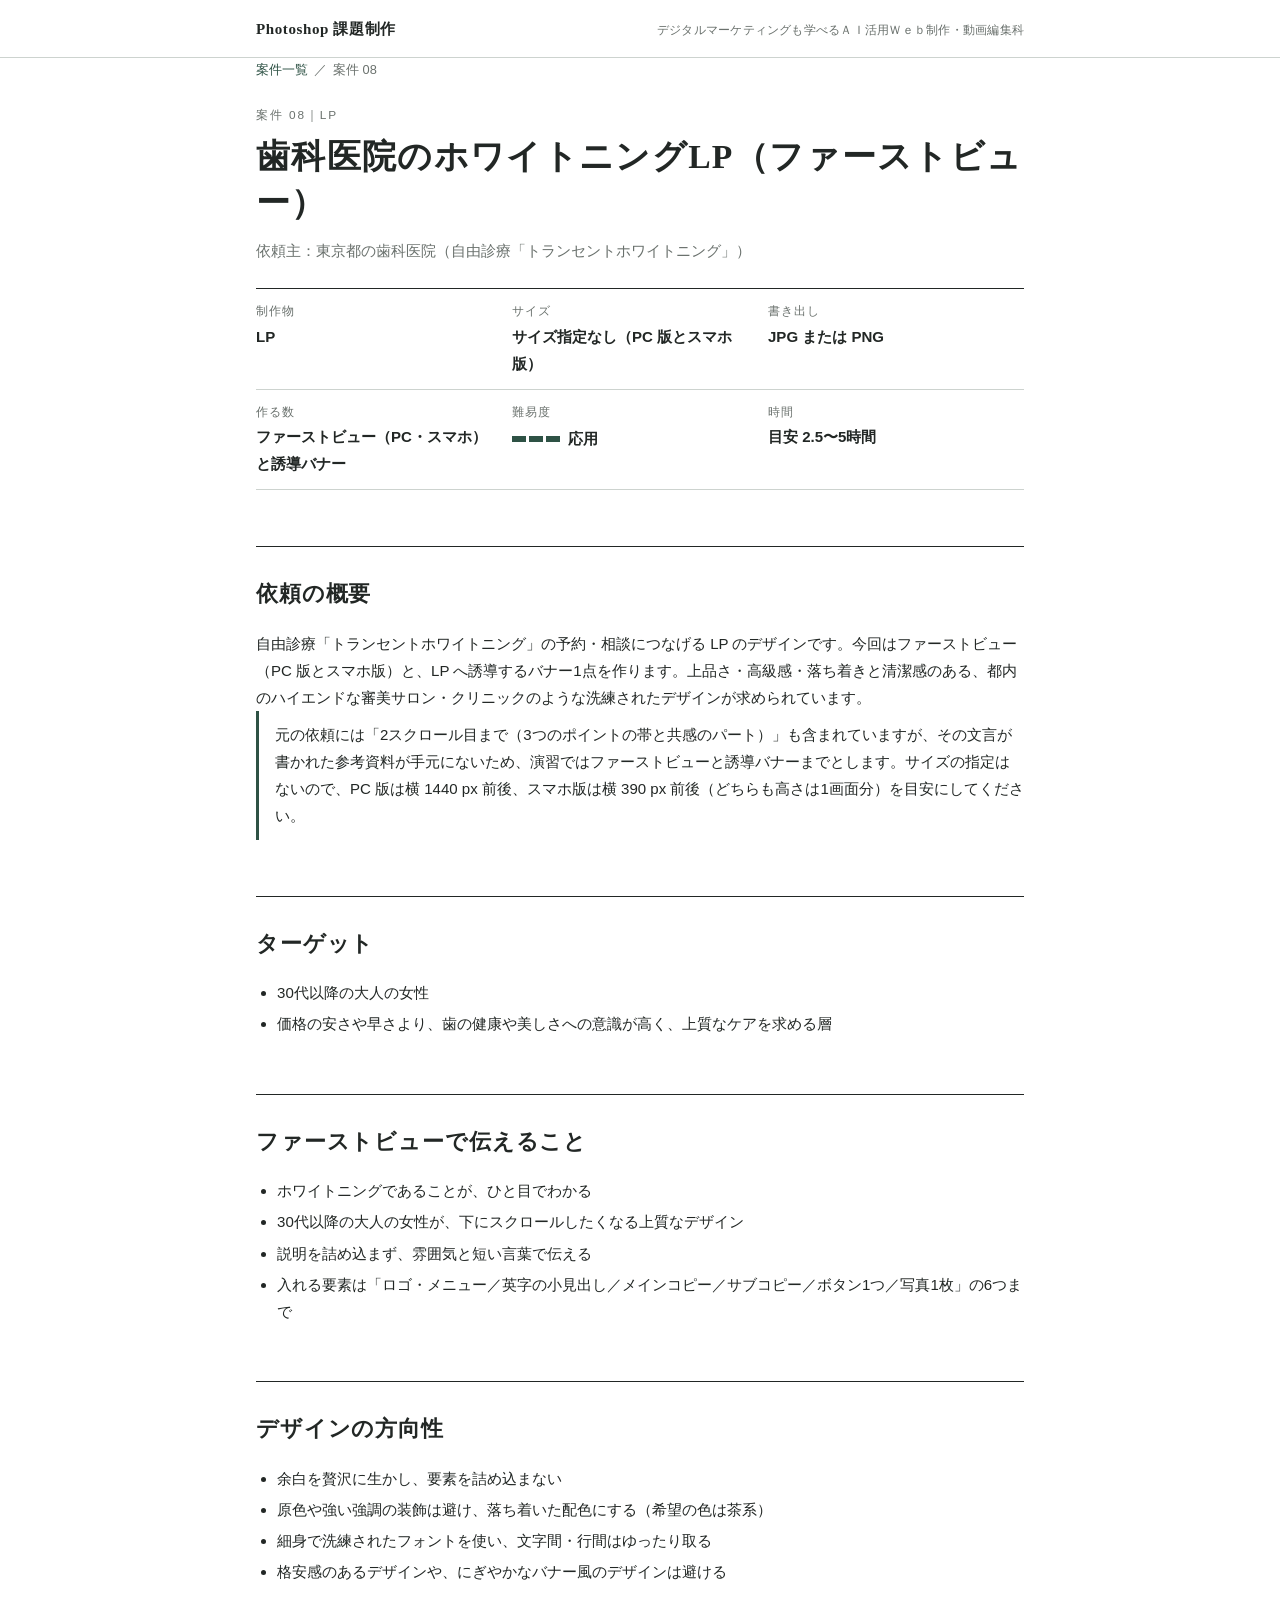
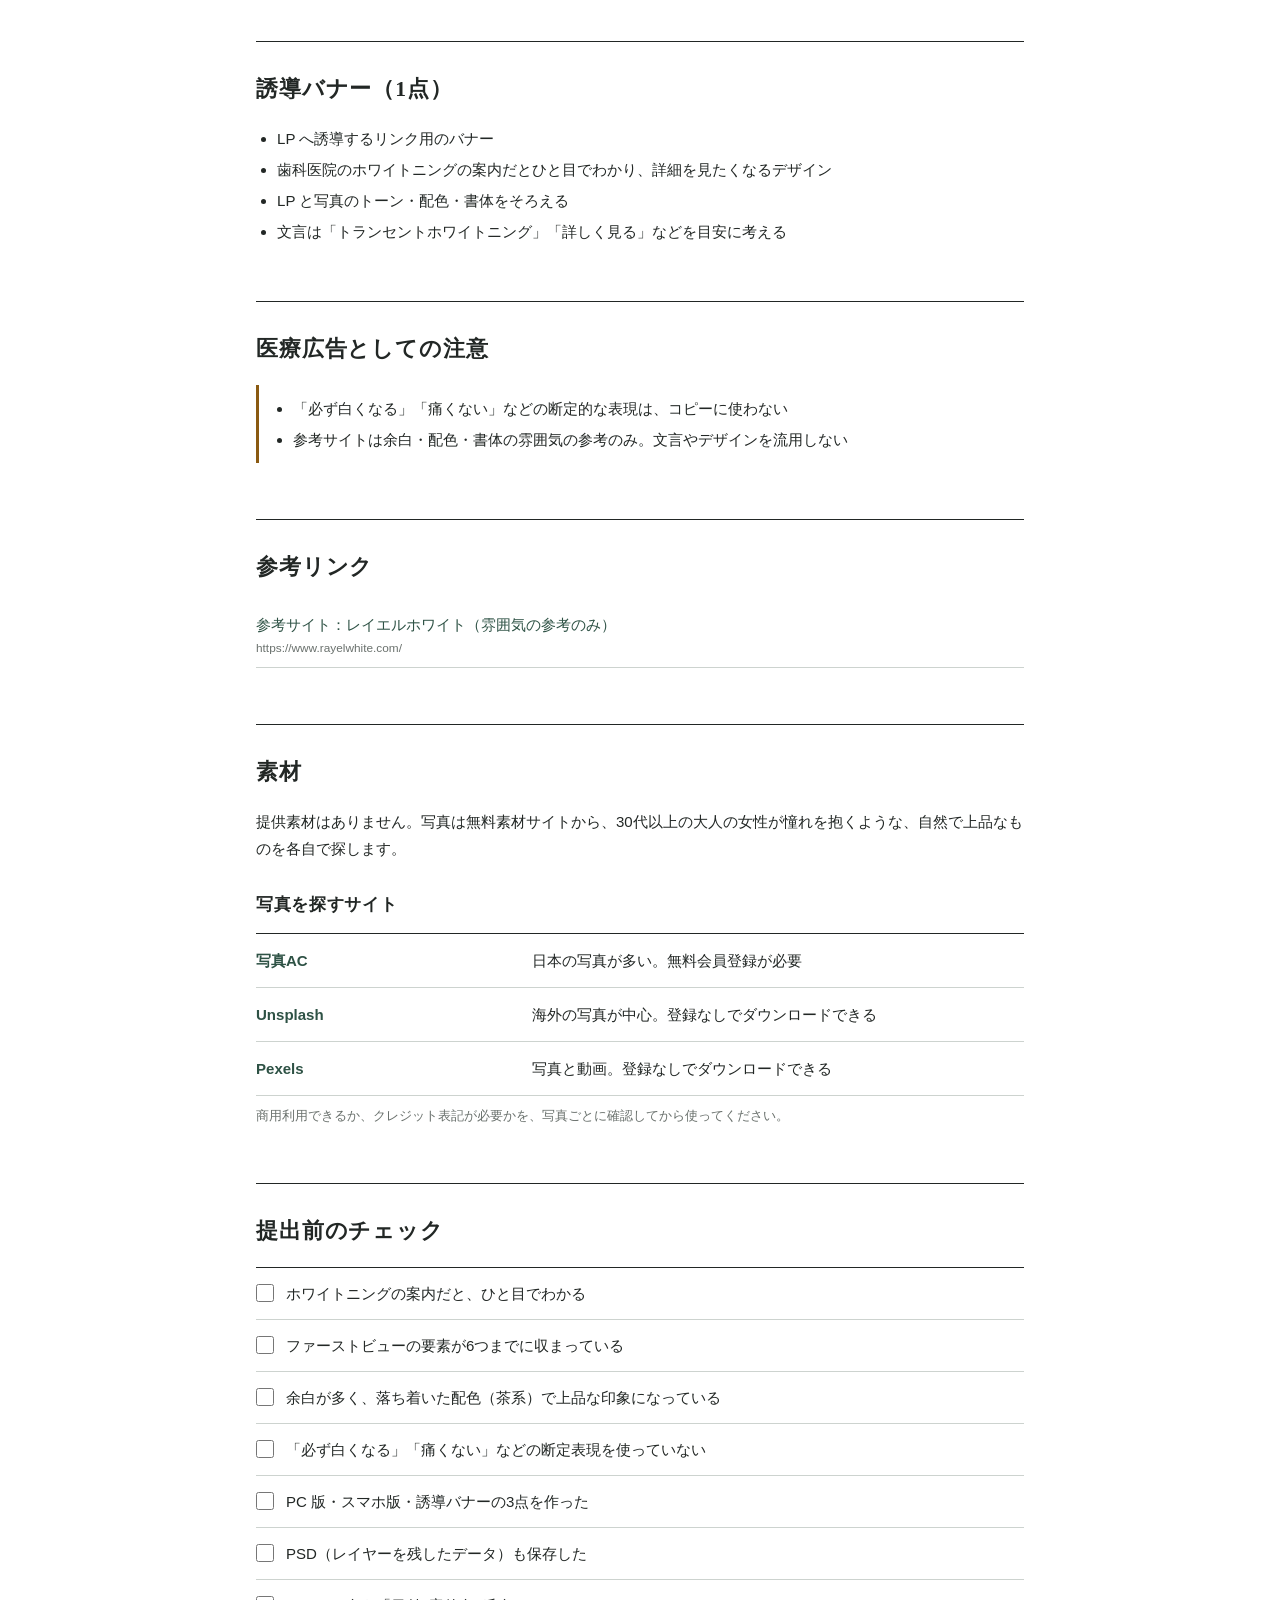
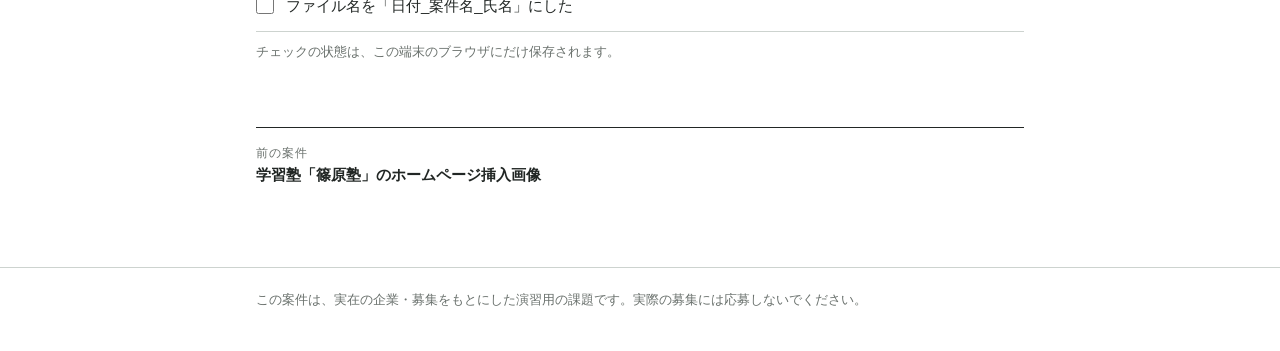
<file: cases/08_dental.html>
<!DOCTYPE html>
<html lang="ja">
<head>
<meta charset="UTF-8">
<meta name="viewport" content="width=device-width, initial-scale=1">
<meta name="description" content="自由診療「トランセントホワイトニング」の予約・相談につなげる LP のデザインです。今回はファーストビュー（PC 版とスマホ版）と、LP へ誘導するバナー1点を作ります。上品さ・高級感・落ち着きと清潔感のある、都内のハイエンドな審美サロン・">
<title>歯科医院のホワイトニングLP（ファーストビュー）｜Photoshop 課題制作</title>
<link rel="stylesheet" href="../assets/style.css">
</head>
<body>
<header class="site-header">
  <div class="wrap">
    <a class="site-title" href="../index.html">Photoshop 課題制作</a>
    <span class="site-course">デジタルマーケティングも学べるＡＩ活用Ｗｅｂ制作・動画編集科</span>
  </div>
</header>
<main class="wrap">
<nav class="crumb"><a href="../index.html">案件一覧</a><span>／</span>案件 08</nav>
<p class="label">案件 08｜LP</p>
<h1>歯科医院のホワイトニングLP（ファーストビュー）</h1>
<p class="client">依頼主：東京都の歯科医院（自由診療「トランセントホワイトニング」）</p>
<dl class="meta"><div><dt>制作物</dt><dd>LP</dd></div><div><dt>サイズ</dt><dd>サイズ指定なし（PC 版とスマホ版）</dd></div><div><dt>書き出し</dt><dd>JPG または PNG</dd></div><div><dt>作る数</dt><dd>ファーストビュー（PC・スマホ）と誘導バナー</dd></div><div><dt>難易度</dt><dd><span class="level" aria-label="難易度 応用"><span class="bars"><i class="on"></i><i class="on"></i><i class="on"></i></span>応用</span></dd></div><div><dt>時間</dt><dd>目安 2.5〜5時間</dd></div></dl>
<section class="block"><h2>依頼の概要</h2><p>自由診療「トランセントホワイトニング」の予約・相談につなげる LP のデザインです。今回はファーストビュー（PC 版とスマホ版）と、LP へ誘導するバナー1点を作ります。上品さ・高級感・落ち着きと清潔感のある、都内のハイエンドな審美サロン・クリニックのような洗練されたデザインが求められています。</p></section>
<div class="notice notice-info"><p>元の依頼には「2スクロール目まで（3つのポイントの帯と共感のパート）」も含まれていますが、その文言が書かれた参考資料が手元にないため、演習ではファーストビューと誘導バナーまでとします。サイズの指定はないので、PC 版は横 1440 px 前後、スマホ版は横 390 px 前後（どちらも高さは1画面分）を目安にしてください。</p></div>
<section class="block"><h2>ターゲット</h2><ul><li>30代以降の大人の女性</li><li>価格の安さや早さより、歯の健康や美しさへの意識が高く、上質なケアを求める層</li></ul></section>
<section class="block"><h2>ファーストビューで伝えること</h2><ul><li>ホワイトニングであることが、ひと目でわかる</li><li>30代以降の大人の女性が、下にスクロールしたくなる上質なデザイン</li><li>説明を詰め込まず、雰囲気と短い言葉で伝える</li><li>入れる要素は「ロゴ・メニュー／英字の小見出し／メインコピー／サブコピー／ボタン1つ／写真1枚」の6つまで</li></ul></section>
<section class="block"><h2>デザインの方向性</h2><ul><li>余白を贅沢に生かし、要素を詰め込まない</li><li>原色や強い強調の装飾は避け、落ち着いた配色にする（希望の色は茶系）</li><li>細身で洗練されたフォントを使い、文字間・行間はゆったり取る</li><li>格安感のあるデザインや、にぎやかなバナー風のデザインは避ける</li></ul></section>
<section class="block"><h2>誘導バナー（1点）</h2><ul><li>LP へ誘導するリンク用のバナー</li><li>歯科医院のホワイトニングの案内だとひと目でわかり、詳細を見たくなるデザイン</li><li>LP と写真のトーン・配色・書体をそろえる</li><li>文言は「トランセントホワイトニング」「詳しく見る」などを目安に考える</li></ul></section>
<section class="block"><h2>医療広告としての注意</h2><div class="notice"><ul><li>「必ず白くなる」「痛くない」などの断定的な表現は、コピーに使わない</li><li>参考サイトは余白・配色・書体の雰囲気の参考のみ。文言やデザインを流用しない</li></ul></div></section>
<section class="block"><h2>参考リンク</h2><ul class="links"><li><a href="https://www.rayelwhite.com/" target="_blank" rel="noopener">参考サイト：レイエルホワイト（雰囲気の参考のみ）</a><span class="url">https://www.rayelwhite.com/</span></li></ul></section>
<section class="block" id="files"><h2>素材</h2><p>提供素材はありません。写真は無料素材サイトから、30代以上の大人の女性が憧れを抱くような、自然で上品なものを各自で探します。</p><h3>写真を探すサイト</h3><div class="table-wrap"><table class="def"><tr><th scope="row"><a href="https://www.photo-ac.com/" target="_blank" rel="noopener">写真AC</a></th><td>日本の写真が多い。無料会員登録が必要</td></tr><tr><th scope="row"><a href="https://unsplash.com/ja" target="_blank" rel="noopener">Unsplash</a></th><td>海外の写真が中心。登録なしでダウンロードできる</td></tr><tr><th scope="row"><a href="https://www.pexels.com/ja-jp/" target="_blank" rel="noopener">Pexels</a></th><td>写真と動画。登録なしでダウンロードできる</td></tr></table></div><p class="small">商用利用できるか、クレジット表記が必要かを、写真ごとに確認してから使ってください。</p></section>
<section class="block"><h2>提出前のチェック</h2><ul class="checklist" data-case="08_dental"><li><label><input type="checkbox" data-key="08_dental-0"><span>ホワイトニングの案内だと、ひと目でわかる</span></label></li><li><label><input type="checkbox" data-key="08_dental-1"><span>ファーストビューの要素が6つまでに収まっている</span></label></li><li><label><input type="checkbox" data-key="08_dental-2"><span>余白が多く、落ち着いた配色（茶系）で上品な印象になっている</span></label></li><li><label><input type="checkbox" data-key="08_dental-3"><span>「必ず白くなる」「痛くない」などの断定表現を使っていない</span></label></li><li><label><input type="checkbox" data-key="08_dental-4"><span>PC 版・スマホ版・誘導バナーの3点を作った</span></label></li><li><label><input type="checkbox" data-key="08_dental-psd"><span>PSD（レイヤーを残したデータ）も保存した</span></label></li><li><label><input type="checkbox" data-key="08_dental-name"><span>ファイル名を「日付_案件名_氏名」にした</span></label></li></ul><p class="small">チェックの状態は、この端末のブラウザにだけ保存されます。</p></section>
<nav class="pager"><a href="07_juku.html"><span>前の案件</span>学習塾「篠原塾」のホームページ挿入画像</a><span></span></nav>
</main>
<footer class="site-footer">
  <div class="wrap">
    <p>この案件は、実在の企業・募集をもとにした演習用の課題です。実際の募集には応募しないでください。</p>
  </div>
</footer>
<script src="../assets/app.js"></script>
</body>
</html>
</file>
<file: assets/style.css>
* { box-sizing: border-box; margin: 0; padding: 0; }
html { -webkit-text-size-adjust: 100%; }
body { background: #ffffff; color: #222725; font-family: "Hiragino Kaku Gothic ProN", "Hiragino Sans", "Yu Gothic Medium", "Yu Gothic", Meiryo, sans-serif; font-size: 0.94rem; line-height: 1.8; }
a { color: #2e5245; text-decoration: none; }
a:hover { text-decoration: underline; }
a:focus-visible, button:focus-visible, input:focus-visible { outline: 2px solid #2e5245; outline-offset: 2px; }
img { max-width: 100%; display: block; }
.wrap { max-width: 800px; margin: 0 auto; padding: 0 16px; }

.site-header { border-bottom: 1px solid #cdd3cf; }
.site-header .wrap { display: flex; flex-wrap: wrap; align-items: baseline; justify-content: space-between; gap: 4px 16px; padding-top: 16px; padding-bottom: 14px; }
.site-title { color: #222725; font-family: "Hiragino Mincho ProN", "Yu Mincho", "YuMincho", "Noto Serif JP", serif; font-weight: 600; letter-spacing: 0.04em; }
.site-course { color: #6a716d; font-size: 0.74rem; letter-spacing: 0.02em; }
.site-footer { margin-top: 64px; border-top: 1px solid #cdd3cf; padding: 20px 0 40px; color: #6a716d; font-size: 0.8rem; }

main { padding-top: 40px; }
h1, h2, h3 { font-family: "Hiragino Mincho ProN", "Yu Mincho", "YuMincho", "Noto Serif JP", serif; font-weight: 600; letter-spacing: 0.04em; }
h1 { font-size: 2.1rem; line-height: 1.35; margin-bottom: 12px; }
h2 { font-size: 1.35rem; margin-bottom: 16px; }
h3 { font-size: 1.05rem; margin: 28px 0 12px; }
p + p { margin-top: 8px; }
.label { color: #6a716d; font-size: 0.74rem; letter-spacing: 0.16em; margin-bottom: 8px; }
.lead { margin-bottom: 28px; }
.client { color: #6a716d; margin-bottom: 24px; }
.small { color: #6a716d; font-size: 0.8rem; margin-top: 8px; }
.crumb { color: #6a716d; font-size: 0.8rem; margin-bottom: 24px; }
.crumb span { margin: 0 6px; }

.block { border-top: 1px solid #222725; padding-top: 28px; margin-top: 56px; }
.block ul, .block ol { padding-left: 1.4em; }
.block li + li { margin-top: 4px; }

.meta { display: grid; grid-template-columns: repeat(3, 1fr); border-top: 1px solid #222725; border-bottom: 1px solid #cdd3cf; margin: 8px 0 32px; }
.meta div { padding: 12px 16px 12px 0; border-bottom: 1px solid #cdd3cf; }
.meta div:nth-last-child(-n+3) { border-bottom: 0; }
.meta dt { color: #6a716d; font-size: 0.74rem; letter-spacing: 0.08em; }
.meta dd { font-weight: 600; font-variant-numeric: tabular-nums; }

.steps { list-style: none; padding-left: 0 !important; counter-reset: step; }
.steps li { position: relative; padding: 10px 0 10px 44px; border-bottom: 1px solid #cdd3cf; margin: 0 !important; }
.steps li::before { counter-increment: step; content: counter(step, decimal-leading-zero); position: absolute; left: 0; top: 10px; color: #2e5245; font-weight: 600; font-variant-numeric: tabular-nums; letter-spacing: 0.04em; }

.table-wrap { overflow-x: auto; }
table.def { width: 100%; border-collapse: collapse; }
table.def th, table.def td { text-align: left; vertical-align: top; padding: 13px 16px 13px 0; border-bottom: 1px solid #cdd3cf; }
table.def th { width: 36%; font-weight: 600; }
table.def tr:first-child th, table.def tr:first-child td { border-top: 1px solid #222725; }

.notice { border-left: 3px solid #8a5a12; padding: 10px 0 10px 16px; margin-top: 8px; }
.notice ul { padding-left: 1.2em; }
.notice-info { border-left-color: #2e5245; margin: 0 0 8px; }
.caution { border-left: 3px solid #8a5a12; padding: 6px 0 6px 12px; font-size: 0.88rem; margin-bottom: 12px; }

.level { display: inline-flex; align-items: center; gap: 8px; font-weight: 600; white-space: nowrap; }
.level .bars { display: inline-flex; gap: 3px; }
.level i { display: block; width: 14px; height: 6px; background: #cdd3cf; }
.level i.on { background: #2e5245; }

.tabs { display: flex; flex-wrap: nowrap; overflow-x: auto; border-bottom: 1px solid #cdd3cf; margin-bottom: 12px; }
.tab { flex: none; white-space: nowrap; appearance: none; background: none; border: 0; border-bottom: 2px solid transparent; margin-bottom: -1px; padding: 10px 14px; color: #6a716d; font: inherit; cursor: pointer; }
.tab:hover { color: #222725; }
.tab.is-active { color: #222725; font-weight: 600; border-bottom-color: #2e5245; }
.filter { display: inline-flex; align-items: center; gap: 8px; color: #6a716d; font-size: 0.88rem; margin-bottom: 16px; cursor: pointer; }

.cases { list-style: none; padding: 0 !important; border-top: 1px solid #222725; }
.cases li { margin: 0 !important; border-bottom: 1px solid #cdd3cf; }
.cases a { display: grid; grid-template-columns: 44px 1fr auto; gap: 16px; align-items: center; padding: 18px 0; color: #222725; }
.cases a:hover { background: #f4f6f4; text-decoration: none; }
.cases .num { color: #2e5245; font-weight: 600; font-variant-numeric: tabular-nums; letter-spacing: 0.04em; padding-left: 4px; }
.cases .kind { display: block; color: #6a716d; font-size: 0.74rem; letter-spacing: 0.16em; }
.cases .ttl { display: block; font-family: "Hiragino Mincho ProN", "Yu Mincho", "YuMincho", "Noto Serif JP", serif; font-weight: 600; font-size: 1.05rem; line-height: 1.5; }
.cases .sub { display: block; color: #6a716d; font-size: 0.8rem; font-variant-numeric: tabular-nums; }
.cases .side { display: flex; flex-direction: column; align-items: flex-end; gap: 6px; padding-right: 4px; }
.cases .more { color: #2e5245; font-size: 0.8rem; }
.empty { color: #6a716d; padding: 16px 0; }

.btn { display: inline-block; background: #2e5245; color: #ffffff; border: 1px solid #2e5245; border-radius: 2px; padding: 10px 28px; font-size: 0.88rem; font-weight: 600; letter-spacing: 0.08em; }
.btn:hover { background: #1f3a31; text-decoration: none; }
.zip { display: flex; flex-wrap: wrap; align-items: center; gap: 8px 16px; margin: 16px 0 8px; }
.zip .small { margin: 0; }
.count { color: #6a716d; font-family: "Hiragino Kaku Gothic ProN", "Hiragino Sans", "Yu Gothic", Meiryo, sans-serif; font-size: 0.8rem; font-weight: 400; margin-left: 10px; letter-spacing: 0.02em; }

.gallery { list-style: none; padding: 0 !important; display: grid; grid-template-columns: repeat(auto-fill, minmax(170px, 1fr)); gap: 24px 16px; }
.gallery li { margin: 0 !important; }
.gallery .thumb { display: flex; align-items: center; justify-content: center; aspect-ratio: 4 / 3; background: #f4f6f4; border: 1px solid #cdd3cf; overflow: hidden; }
.gallery .thumb img { max-height: 100%; object-fit: contain; }
.gallery a:hover .thumb { border-color: #2e5245; }
.gallery .fname { display: block; margin-top: 6px; font-family: "SFMono-Regular", Consolas, Menlo, monospace; font-size: 0.78rem; overflow-wrap: anywhere; }
.gallery .fmeta { display: block; color: #6a716d; font-size: 0.74rem; line-height: 1.6; }

.links { list-style: none; padding: 0 !important; }
.links li { padding: 8px 0; border-bottom: 1px solid #cdd3cf; margin: 0 !important; }
.links .url { display: block; color: #6a716d; font-size: 0.74rem; overflow-wrap: anywhere; }

.checklist { list-style: none; padding: 0 !important; border-top: 1px solid #222725; }
.checklist li { border-bottom: 1px solid #cdd3cf; margin: 0 !important; }
.checklist label { display: flex; gap: 12px; align-items: flex-start; padding: 12px 0; cursor: pointer; }
.checklist input { width: 18px; height: 18px; margin-top: 4px; flex: none; accent-color: #2e5245; }
.checklist input:checked + span { color: #6a716d; text-decoration: line-through; }

.pager { display: grid; grid-template-columns: 1fr 1fr; gap: 16px; margin-top: 64px; border-top: 1px solid #222725; }
.pager a { padding: 16px 0; color: #222725; font-weight: 600; line-height: 1.6; }
.pager a span { display: block; color: #6a716d; font-size: 0.74rem; font-weight: 400; letter-spacing: 0.08em; }
.pager .next { text-align: right; }

@media (max-width: 600px) {
  h1 { font-size: 1.6rem; }
  .meta { grid-template-columns: repeat(2, 1fr); }
  .meta div:nth-last-child(-n+3) { border-bottom: 1px solid #cdd3cf; }
  .meta div:nth-last-child(-n+2) { border-bottom: 0; }
  .cases a { grid-template-columns: 32px 1fr; }
  .cases .side { grid-column: 2; flex-direction: row; justify-content: space-between; align-items: center; }
  table.def th, table.def td { display: block; width: 100%; padding-right: 0; }
  table.def th { padding-bottom: 0; border-bottom: 0; }
  table.def tr:first-child td { border-top: 0; }
  .gallery { grid-template-columns: repeat(2, 1fr); }
  .pager { grid-template-columns: 1fr; gap: 0; }
  .pager .next { text-align: left; border-top: 1px solid #cdd3cf; }
}
</file>
